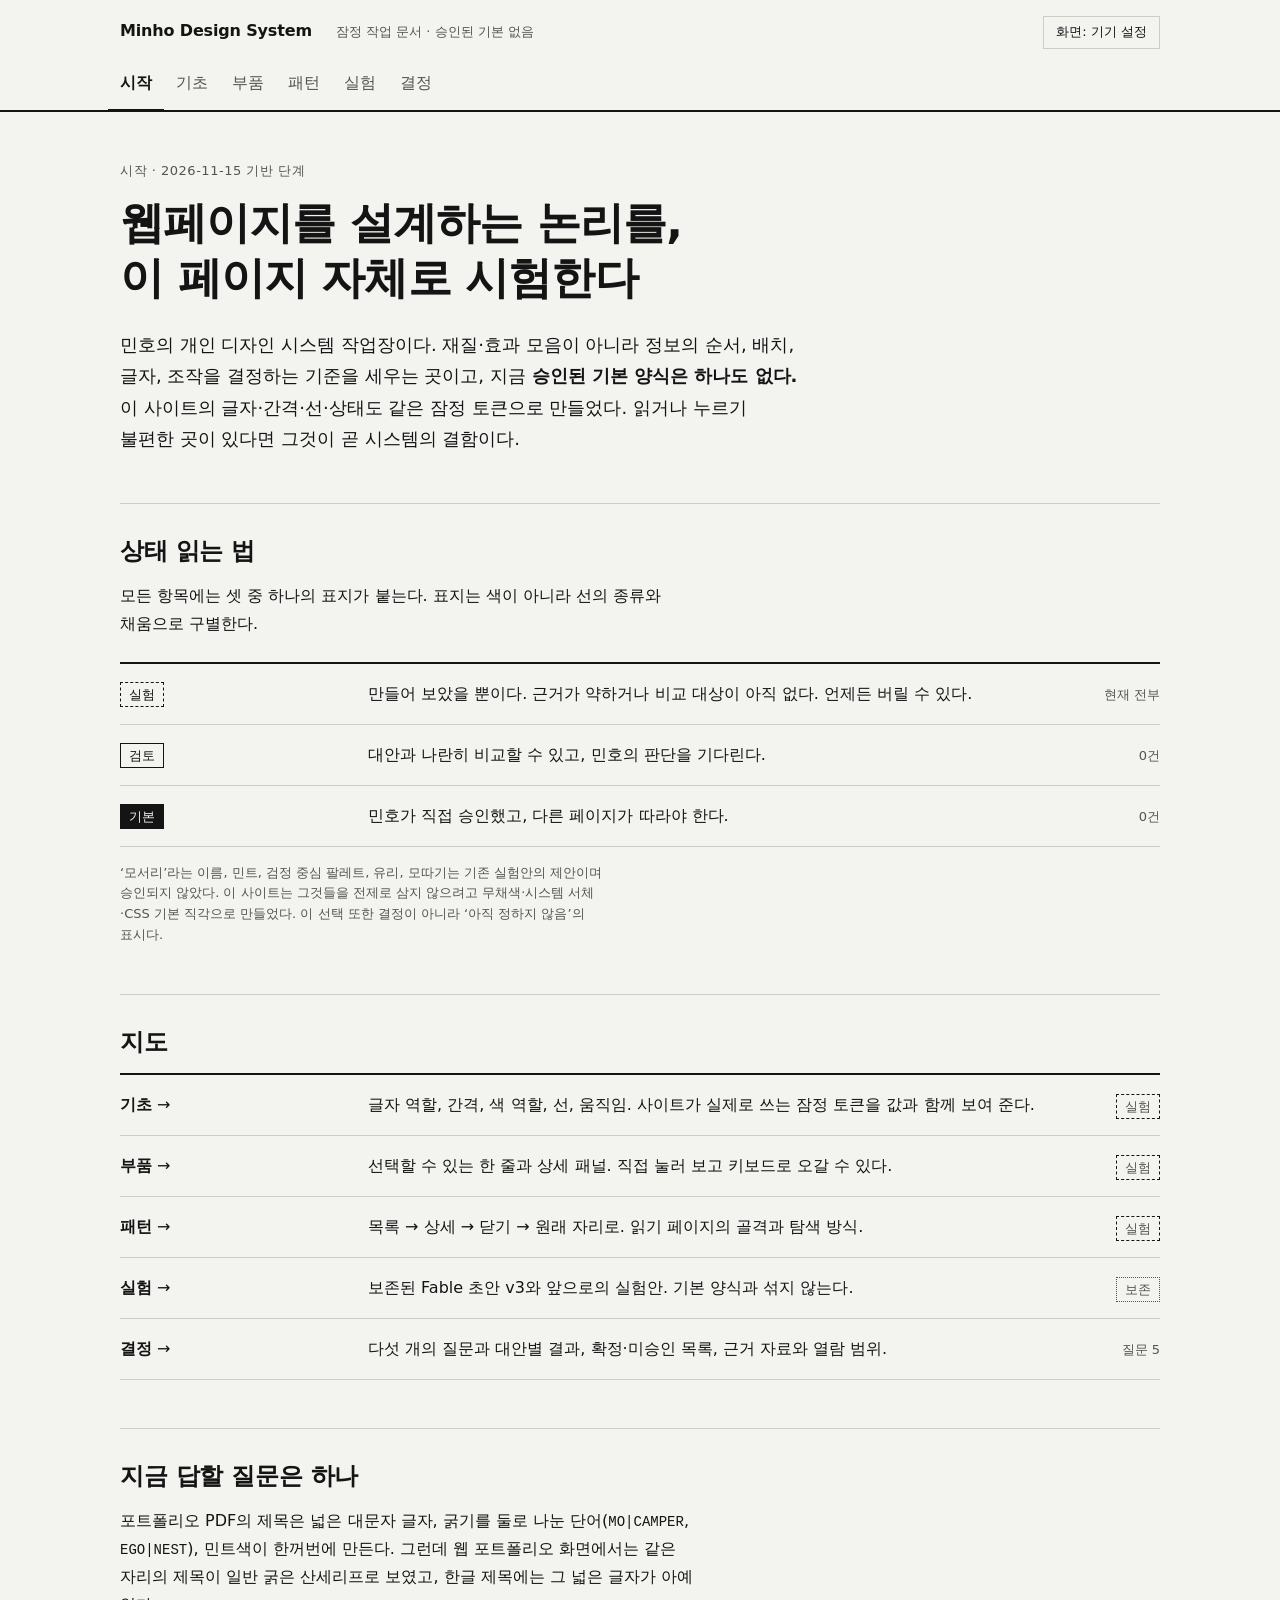
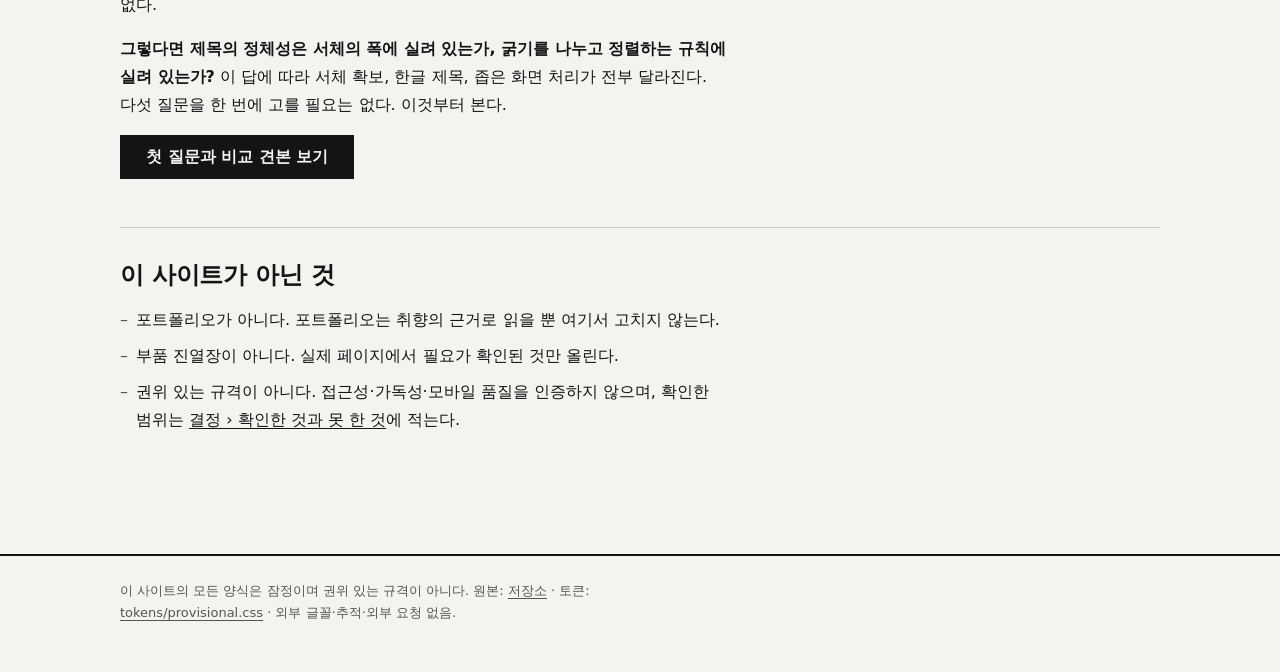
<file: index.html>
<!doctype html>
<html lang="ko">
<head>
  <meta charset="utf-8">
  <meta name="viewport" content="width=device-width, initial-scale=1">
  <title>Minho Design System — 작업 문서</title>
  <meta name="description" content="민호의 개인 디자인 시스템 작업장. 웹페이지 설계 논리를 잠정 토큰으로 직접 시험한다. 승인된 기본 양식 없음.">
  <meta name="robots" content="noindex">
  <link rel="stylesheet" href="./tokens/provisional.css">
  <link rel="stylesheet" href="./assets/site.css">
  <script>try{var t=localStorage.getItem('mds.theme');if(t)document.documentElement.setAttribute('data-theme',t)}catch(e){}</script>
</head>
<body>
  <a class="skip" href="#main">본문으로 건너뛰기</a>
  <header class="site-head">
    <div class="wrap">
      <a class="brand" href="./">Minho Design System</a>
      <span class="brand-note">잠정 작업 문서 · 승인된 기본 없음</span>
      <button type="button" class="theme-btn" data-theme-btn hidden>화면: 기기 설정</button>
      <nav class="site-nav" aria-label="주요 탐색">
        <ul>
          <li><a href="./" aria-current="page">시작</a></li>
          <li><a href="./foundations/">기초</a></li>
          <li><a href="./components/">부품</a></li>
          <li><a href="./patterns/">패턴</a></li>
          <li><a href="./lab/">실험</a></li>
          <li><a href="./decisions/">결정</a></li>
        </ul>
      </nav>
    </div>
  </header>
  <main id="main">
    <div class="wrap">
      <div class="page-head">
        <p class="eyebrow">시작 · 2026-11-15 기반 단계</p>
        <h1>웹페이지를 설계하는 논리를, 이 페이지 자체로 시험한다</h1>
        <p class="lead">민호의 개인 디자인 시스템 작업장이다. 재질·효과 모음이 아니라 정보의 순서, 배치, 글자, 조작을 결정하는 기준을 세우는 곳이고, 지금 <strong>승인된 기본 양식은 하나도 없다.</strong> 이 사이트의 글자·간격·선·상태도 같은 잠정 토큰으로 만들었다. 읽거나 누르기 불편한 곳이 있다면 그것이 곧 시스템의 결함이다.</p>
      </div>

      <section aria-labelledby="h-status">
        <h2 id="h-status">상태 읽는 법</h2>
        <div class="prose"><p>모든 항목에는 셋 중 하나의 표지가 붙는다. 표지는 색이 아니라 선의 종류와 채움으로 구별한다.</p></div>
        <ul class="rows" style="margin-top:var(--s-5)">
          <li><span class="k"><span class="status" data-s="lab">실험</span></span><span class="d">만들어 보았을 뿐이다. 근거가 약하거나 비교 대상이 아직 없다. 언제든 버릴 수 있다.</span><span class="v">현재 전부</span></li>
          <li><span class="k"><span class="status" data-s="review">검토</span></span><span class="d">대안과 나란히 비교할 수 있고, 민호의 판단을 기다린다.</span><span class="v">0건</span></li>
          <li><span class="k"><span class="status" data-s="base">기본</span></span><span class="d">민호가 직접 승인했고, 다른 페이지가 따라야 한다.</span><span class="v">0건</span></li>
        </ul>
        <p class="note">‘모서리’라는 이름, 민트, 검정 중심 팔레트, 유리, 모따기는 기존 실험안의 제안이며 승인되지 않았다. 이 사이트는 그것들을 전제로 삼지 않으려고 무채색·시스템 서체·CSS 기본 직각으로 만들었다. 이 선택 또한 결정이 아니라 ‘아직 정하지 않음’의 표시다.</p>
      </section>

      <section aria-labelledby="h-map">
        <h2 id="h-map">지도</h2>
        <ul class="rows">
          <li><a class="k" href="foundations/">기초</a><span class="d">글자 역할, 간격, 색 역할, 선, 움직임. 사이트가 실제로 쓰는 잠정 토큰을 값과 함께 보여 준다.</span><span class="v"><span class="status" data-s="lab">실험</span></span></li>
          <li><a class="k" href="components/">부품</a><span class="d">선택할 수 있는 한 줄과 상세 패널. 직접 눌러 보고 키보드로 오갈 수 있다.</span><span class="v"><span class="status" data-s="lab">실험</span></span></li>
          <li><a class="k" href="patterns/">패턴</a><span class="d">목록 → 상세 → 닫기 → 원래 자리로. 읽기 페이지의 골격과 탐색 방식.</span><span class="v"><span class="status" data-s="lab">실험</span></span></li>
          <li><a class="k" href="lab/">실험</a><span class="d">보존된 Fable 초안 v3와 앞으로의 실험안. 기본 양식과 섞지 않는다.</span><span class="v"><span class="status" data-s="keep">보존</span></span></li>
          <li><a class="k" href="decisions/">결정</a><span class="d">다섯 개의 질문과 대안별 결과, 확정·미승인 목록, 근거 자료와 열람 범위.</span><span class="v">질문 5</span></li>
        </ul>
      </section>

      <section aria-labelledby="h-first">
        <h2 id="h-first">지금 답할 질문은 하나</h2>
        <div class="prose">
          <p>포트폴리오 PDF의 제목은 넓은 대문자 글자, 굵기를 둘로 나눈 단어(<span class="mono">MO|CAMPER</span>, <span class="mono">EGO|NEST</span>), 민트색이 한꺼번에 만든다. 그런데 웹 포트폴리오 화면에서는 같은 자리의 제목이 일반 굵은 산세리프로 보였고, 한글 제목에는 그 넓은 글자가 아예 없다.</p>
          <p><strong>그렇다면 제목의 정체성은 서체의 폭에 실려 있는가, 굵기를 나누고 정렬하는 규칙에 실려 있는가?</strong> 이 답에 따라 서체 확보, 한글 제목, 좁은 화면 처리가 전부 달라진다. 다섯 질문을 한 번에 고를 필요는 없다. 이것부터 본다.</p>
          <p><a class="btn" href="decisions/#q1">첫 질문과 비교 견본 보기</a></p>
        </div>
      </section>

      <section aria-labelledby="h-not">
        <h2 id="h-not">이 사이트가 아닌 것</h2>
        <div class="prose"><ul>
          <li>포트폴리오가 아니다. 포트폴리오는 취향의 근거로 읽을 뿐 여기서 고치지 않는다.</li>
          <li>부품 진열장이 아니다. 실제 페이지에서 필요가 확인된 것만 올린다.</li>
          <li>권위 있는 규격이 아니다. 접근성·가독성·모바일 품질을 인증하지 않으며, 확인한 범위는 <a href="decisions/#verify">결정 › 확인한 것과 못 한 것</a>에 적는다.</li>
        </ul></div>
      </section>
    </div>
  </main>
  <footer class="site-foot">
    <div class="wrap">
      <p>이 사이트의 모든 양식은 잠정이며 권위 있는 규격이 아니다. 원본: <a href="https://github.com/smh2287/minho-design-system">저장소</a> · 토큰: <a href="./tokens/provisional.css">tokens/provisional.css</a> · 외부 글꼴·추적·외부 요청 없음.</p>
    </div>
  </footer>
  <script src="./assets/site.js"></script>
</body>
</html>
</file>
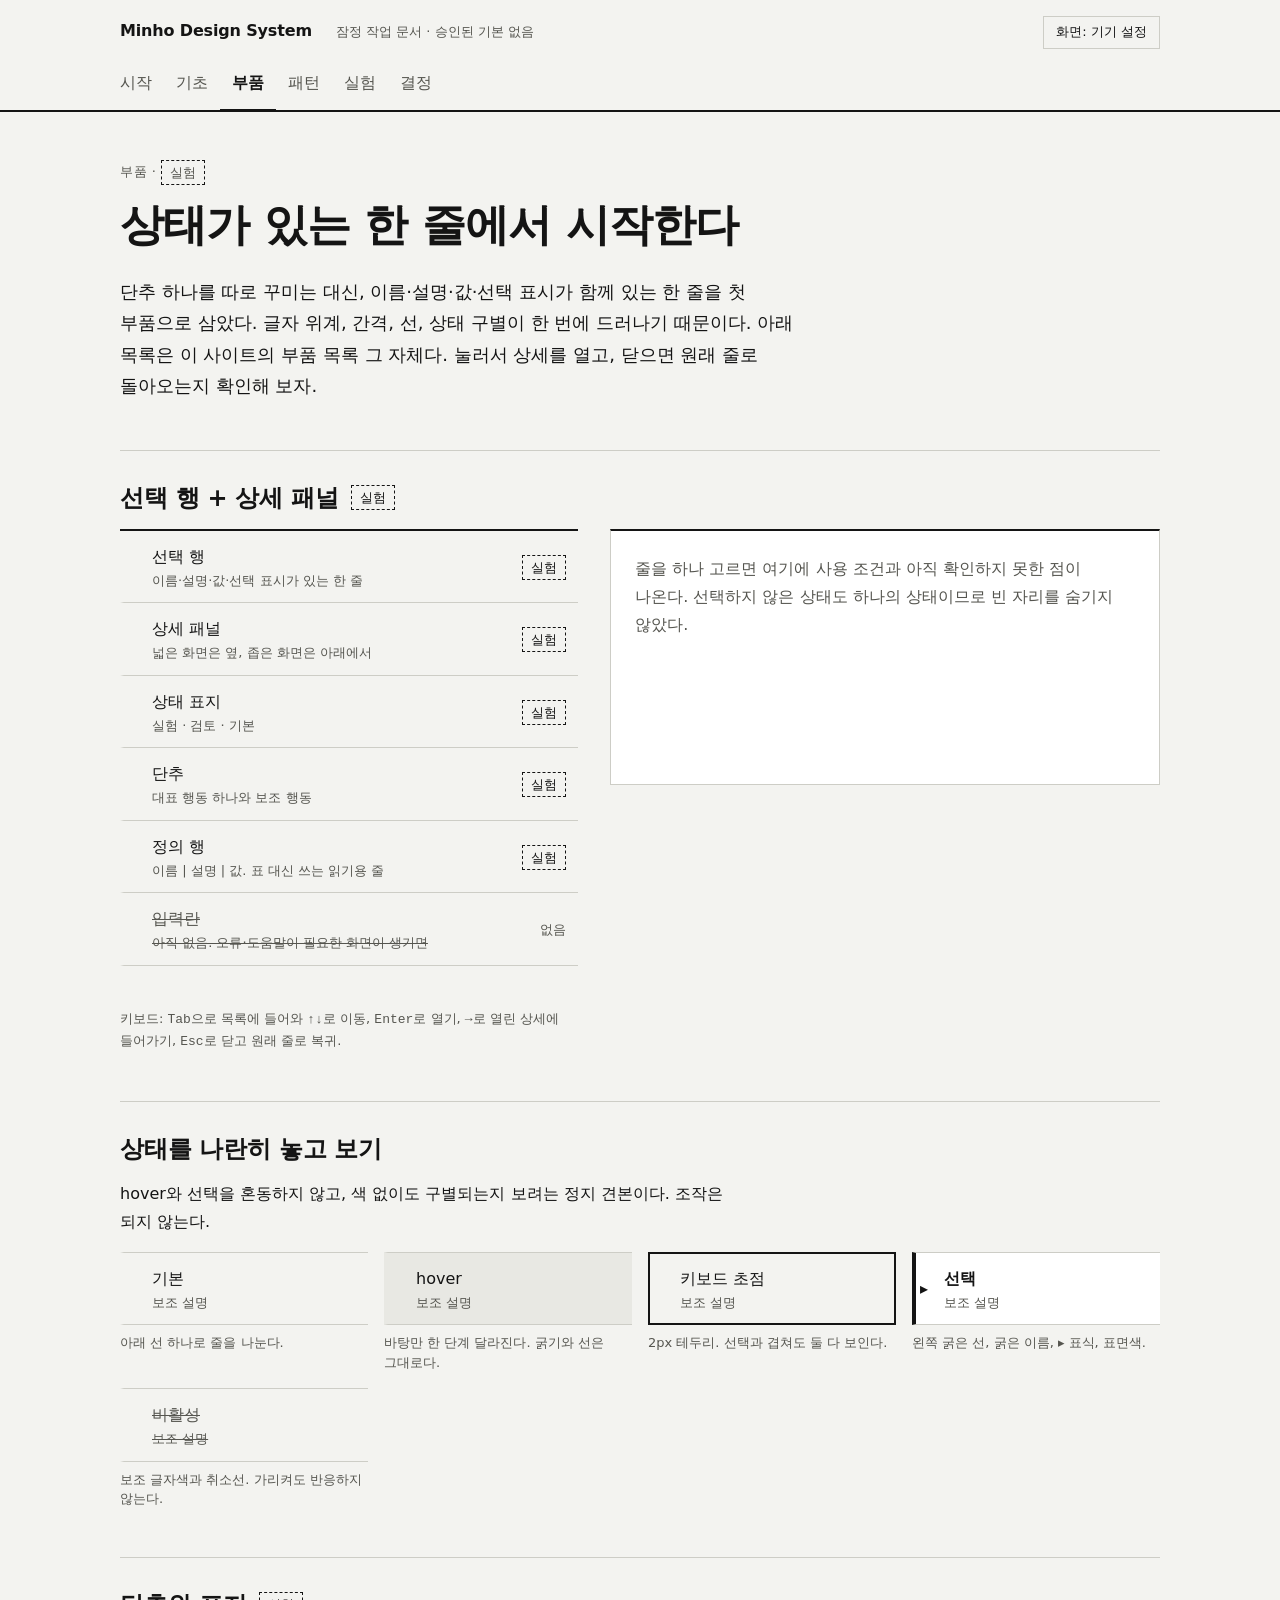
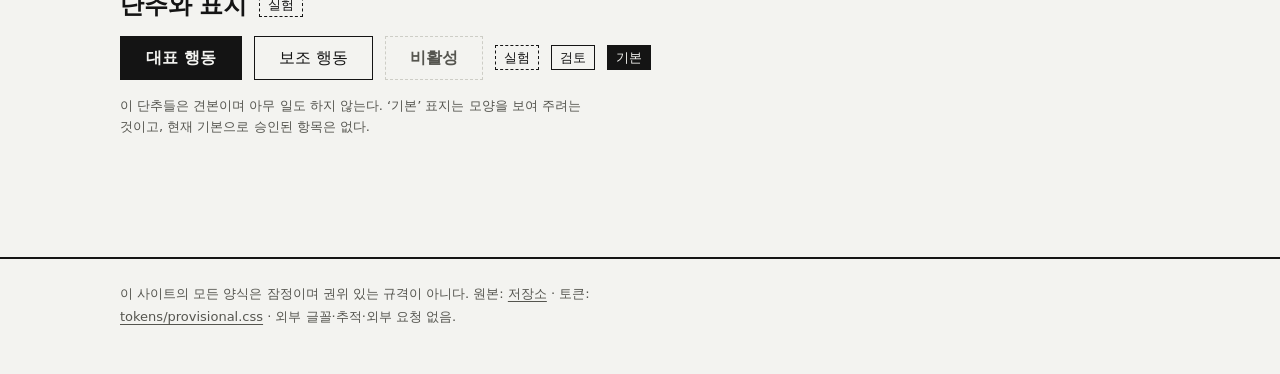
<file: components/index.html>
<!doctype html>
<html lang="ko">
<head>
  <meta charset="utf-8">
  <meta name="viewport" content="width=device-width, initial-scale=1">
  <title>부품 · Minho Design System</title>
  <meta name="description" content="민호의 개인 디자인 시스템 작업장. 웹페이지 설계 논리를 잠정 토큰으로 직접 시험한다. 승인된 기본 양식 없음.">
  <meta name="robots" content="noindex">
  <link rel="stylesheet" href="../tokens/provisional.css">
  <link rel="stylesheet" href="../assets/site.css">
  <script>try{var t=localStorage.getItem('mds.theme');if(t)document.documentElement.setAttribute('data-theme',t)}catch(e){}</script>
</head>
<body>
  <a class="skip" href="#main">본문으로 건너뛰기</a>
  <header class="site-head">
    <div class="wrap">
      <a class="brand" href="../">Minho Design System</a>
      <span class="brand-note">잠정 작업 문서 · 승인된 기본 없음</span>
      <button type="button" class="theme-btn" data-theme-btn hidden>화면: 기기 설정</button>
      <nav class="site-nav" aria-label="주요 탐색">
        <ul>
          <li><a href="../">시작</a></li>
          <li><a href="../foundations/">기초</a></li>
          <li><a href="../components/" aria-current="page">부품</a></li>
          <li><a href="../patterns/">패턴</a></li>
          <li><a href="../lab/">실험</a></li>
          <li><a href="../decisions/">결정</a></li>
        </ul>
      </nav>
    </div>
  </header>
  <main id="main">
    <div class="wrap">
      <div class="page-head">
        <p class="eyebrow">부품 · <span class="status" data-s="lab">실험</span></p>
        <h1>상태가 있는 한 줄에서 시작한다</h1>
        <p class="lead">단추 하나를 따로 꾸미는 대신, 이름·설명·값·선택 표시가 함께 있는 한 줄을 첫 부품으로 삼았다. 글자 위계, 간격, 선, 상태 구별이 한 번에 드러나기 때문이다. 아래 목록은 이 사이트의 부품 목록 그 자체다. 눌러서 상세를 열고, 닫으면 원래 줄로 돌아오는지 확인해 보자.</p>
      </div>

      <section aria-labelledby="h-demo">
        <h2 id="h-demo">선택 행 + 상세 패널 <span class="status" data-s="lab">실험</span></h2>
        <div class="md" data-md>
          <div>
            <ul class="sel-list" aria-label="부품 목록">
              <li><button type="button" class="sel-row" data-detail="d-row"><span class="mark" aria-hidden="true">▸</span><span class="name">선택 행</span><span class="sub">이름·설명·값·선택 표시가 있는 한 줄</span><span class="val"><span class="status" data-s="lab">실험</span></span></button></li>
              <li><button type="button" class="sel-row" data-detail="d-panel"><span class="mark" aria-hidden="true">▸</span><span class="name">상세 패널</span><span class="sub">넓은 화면은 옆, 좁은 화면은 아래에서</span><span class="val"><span class="status" data-s="lab">실험</span></span></button></li>
              <li><button type="button" class="sel-row" data-detail="d-status"><span class="mark" aria-hidden="true">▸</span><span class="name">상태 표지</span><span class="sub">실험 · 검토 · 기본</span><span class="val"><span class="status" data-s="lab">실험</span></span></button></li>
              <li><button type="button" class="sel-row" data-detail="d-btn"><span class="mark" aria-hidden="true">▸</span><span class="name">단추</span><span class="sub">대표 행동 하나와 보조 행동</span><span class="val"><span class="status" data-s="lab">실험</span></span></button></li>
              <li><button type="button" class="sel-row" data-detail="d-rows"><span class="mark" aria-hidden="true">▸</span><span class="name">정의 행</span><span class="sub">이름 | 설명 | 값. 표 대신 쓰는 읽기용 줄</span><span class="val"><span class="status" data-s="lab">실험</span></span></button></li>
              <li><button type="button" class="sel-row" disabled><span class="mark" aria-hidden="true">▸</span><span class="name">입력란</span><span class="sub">아직 없음. 오류·도움말이 필요한 화면이 생기면</span><span class="val"><span class="cap">없음</span></span></button></li>
            </ul>
            <p class="live" data-live role="status" aria-live="polite"></p>
            <p class="note">키보드: <kbd>Tab</kbd>으로 목록에 들어와 <kbd>↑</kbd><kbd>↓</kbd>로 이동, <kbd>Enter</kbd>로 열기, <kbd>→</kbd>로 열린 상세에 들어가기, <kbd>Esc</kbd>로 닫고 원래 줄로 복귀.</p>
          </div>
          <div class="detail" role="region" aria-label="선택한 부품의 상세">
            <p class="empty">줄을 하나 고르면 여기에 사용 조건과 아직 확인하지 못한 점이 나온다. 선택하지 않은 상태도 하나의 상태이므로 빈 자리를 숨기지 않았다.</p>
          </div>
          <dialog class="sheet" aria-label="선택한 부품의 상세"><div class="detail"></div></dialog>
        </div>

        <template id="d-row">
          <h3>선택 행 <span class="status" data-s="lab">실험</span></h3>
          <dl>
            <dt>쓰는 때</dt><dd>여러 항목 중 하나를 골라 자세히 볼 때. 줄마다 값이나 상태를 함께 훑어야 할 때.</dd>
            <dt>쓰지 않는 때</dt><dd>누르면 다른 페이지로 가는 경우(그건 링크다). 여러 개를 동시에 고르는 경우(체크 방식이 따로 필요하다).</dd>
            <dt>선택의 표시</dt><dd>왼쪽 굵은 선 + 이름 굵게 + ▸ 표식 + 표면색. 색 하나에 기대지 않는다.</dd>
            <dt>미확인</dt><dd>실제 화면 읽기 프로그램에서의 낭독, 긴 이름이 두 줄이 될 때의 정렬, 밀집 밀도.</dd>
          </dl>
        </template>
        <template id="d-panel">
          <h3>상세 패널 <span class="status" data-s="lab">실험</span></h3>
          <dl>
            <dt>쓰는 때</dt><dd>목록의 맥락을 잃지 않고 한 항목을 자세히 볼 때.</dd>
            <dt>넓은 화면</dt><dd>목록 옆에 고정된 자리. 초점은 줄에 남고, 원할 때만 패널로 들어간다.</dd>
            <dt>좁은 화면</dt><dd>아래에서 올라오는 대화상자. 뒤는 어둡게 가리고, 닫으면 눌렀던 줄로 초점이 돌아간다.</dd>
            <dt>미확인</dt><dd>실제 휴대폰에서의 뒤로 가기·쓸어내리기, iOS의 스크롤 잠금.</dd>
          </dl>
        </template>
        <template id="d-status">
          <h3>상태 표지 <span class="status" data-s="lab">실험</span></h3>
          <dl>
            <dt>세 단계</dt><dd><span class="status" data-s="lab">실험</span> 점선 · <span class="status" data-s="review">검토</span> 실선 · <span class="status" data-s="base">기본</span> 채움</dd>
            <dt>쓰는 때</dt><dd>제안과 승인된 규칙이 한 화면에 섞여 있을 때 항상.</dd>
            <dt>쓰지 않는 때</dt><dd>진행률·오류 같은 다른 뜻의 상태. 그것은 별도 역할이 필요하다.</dd>
            <dt>미확인</dt><dd>작은 크기에서 점선과 실선이 충분히 구별되는지.</dd>
          </dl>
        </template>
        <template id="d-btn">
          <h3>단추 <span class="status" data-s="lab">실험</span></h3>
          <dl>
            <dt>대표 행동</dt><dd>한 구역에 하나. 채운 형태.</dd>
            <dt>보조 행동</dt><dd>얇은 테두리. 대표 행동과 나란히 있어도 순위가 보인다.</dd>
            <dt>비활성</dt><dd>흐리게만 하지 않고 점선 테두리로 바꾼다. 왜 못 누르는지는 곁에 글로 적는다.</dd>
            <dt>미확인</dt><dd>로딩 중 상태, 아이콘과 함께 쓸 때의 간격.</dd>
          </dl>
        </template>
        <template id="d-rows">
          <h3>정의 행 <span class="status" data-s="lab">실험</span></h3>
          <dl>
            <dt>쓰는 때</dt><dd>이름·설명·값 세 가지를 훑어 읽게 할 때. 이 사이트의 지도와 토큰 표가 이것이다.</dd>
            <dt>좁은 화면</dt><dd>설명이 아래 줄로 내려가고 이름과 값은 한 줄에 남는다. 가로 스크롤을 만들지 않는다.</dd>
            <dt>쓰지 않는 때</dt><dd>열이 넷 이상이거나 정렬·비교가 필요한 자료. 그때는 진짜 표가 맞다.</dd>
          </dl>
        </template>
      </section>

      <section aria-labelledby="h-states">
        <h2 id="h-states">상태를 나란히 놓고 보기</h2>
        <div class="prose"><p>hover와 선택을 혼동하지 않고, 색 없이도 구별되는지 보려는 정지 견본이다. 조작은 되지 않는다.</p></div>
        <div class="state-grid">
          <figure><div class="sel-row" aria-hidden="true"><span class="mark">▸</span><span class="name">기본</span><span class="sub">보조 설명</span></div><figcaption>아래 선 하나로 줄을 나눈다.</figcaption></figure>
          <figure><div class="sel-row is-hover" aria-hidden="true"><span class="mark">▸</span><span class="name">hover</span><span class="sub">보조 설명</span></div><figcaption>바탕만 한 단계 달라진다. 굵기와 선은 그대로다.</figcaption></figure>
          <figure><div class="sel-row is-focus" aria-hidden="true"><span class="mark">▸</span><span class="name">키보드 초점</span><span class="sub">보조 설명</span></div><figcaption>2px 테두리. 선택과 겹쳐도 둘 다 보인다.</figcaption></figure>
          <figure><div class="sel-row is-selected" aria-hidden="true"><span class="mark">▸</span><span class="name">선택</span><span class="sub">보조 설명</span></div><figcaption>왼쪽 굵은 선, 굵은 이름, ▸ 표식, 표면색.</figcaption></figure>
          <figure><button type="button" class="sel-row" disabled tabindex="-1"><span class="mark" aria-hidden="true">▸</span><span class="name">비활성</span><span class="sub">보조 설명</span></button><figcaption>보조 글자색과 취소선. 가리켜도 반응하지 않는다.</figcaption></figure>
        </div>
      </section>

      <section aria-labelledby="h-btn">
        <h2 id="h-btn">단추와 표지 <span class="status" data-s="lab">실험</span></h2>
        <div class="btn-row">
          <button type="button" class="btn">대표 행동</button>
          <button type="button" class="btn quiet">보조 행동</button>
          <button type="button" class="btn" disabled>비활성</button>
          <span class="status" data-s="lab">실험</span><span class="status" data-s="review">검토</span><span class="status" data-s="base">기본</span>
        </div>
        <p class="note">이 단추들은 견본이며 아무 일도 하지 않는다. ‘기본’ 표지는 모양을 보여 주려는 것이고, 현재 기본으로 승인된 항목은 없다.</p>
      </section>
    </div>
  </main>
  <footer class="site-foot">
    <div class="wrap">
      <p>이 사이트의 모든 양식은 잠정이며 권위 있는 규격이 아니다. 원본: <a href="https://github.com/smh2287/minho-design-system">저장소</a> · 토큰: <a href="../tokens/provisional.css">tokens/provisional.css</a> · 외부 글꼴·추적·외부 요청 없음.</p>
    </div>
  </footer>
  <script src="../assets/site.js"></script>
</body>
</html>
</file>
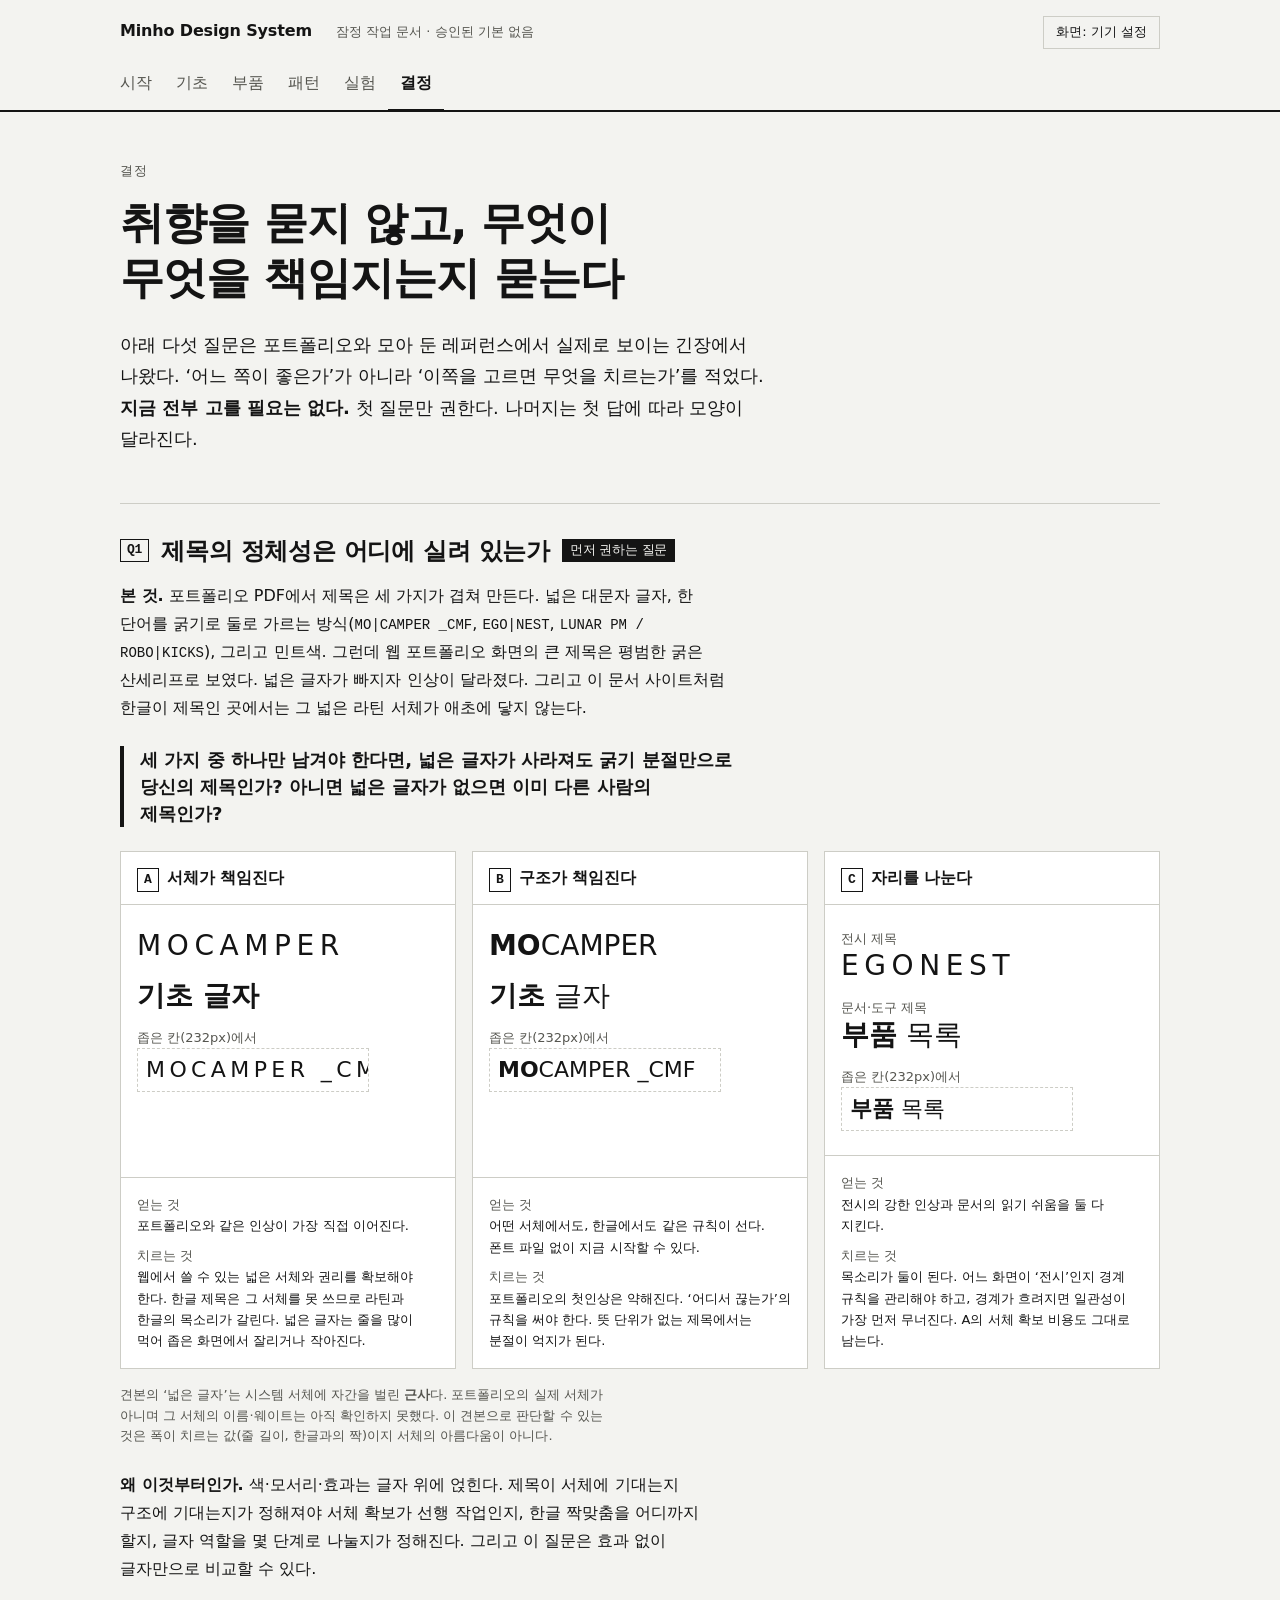
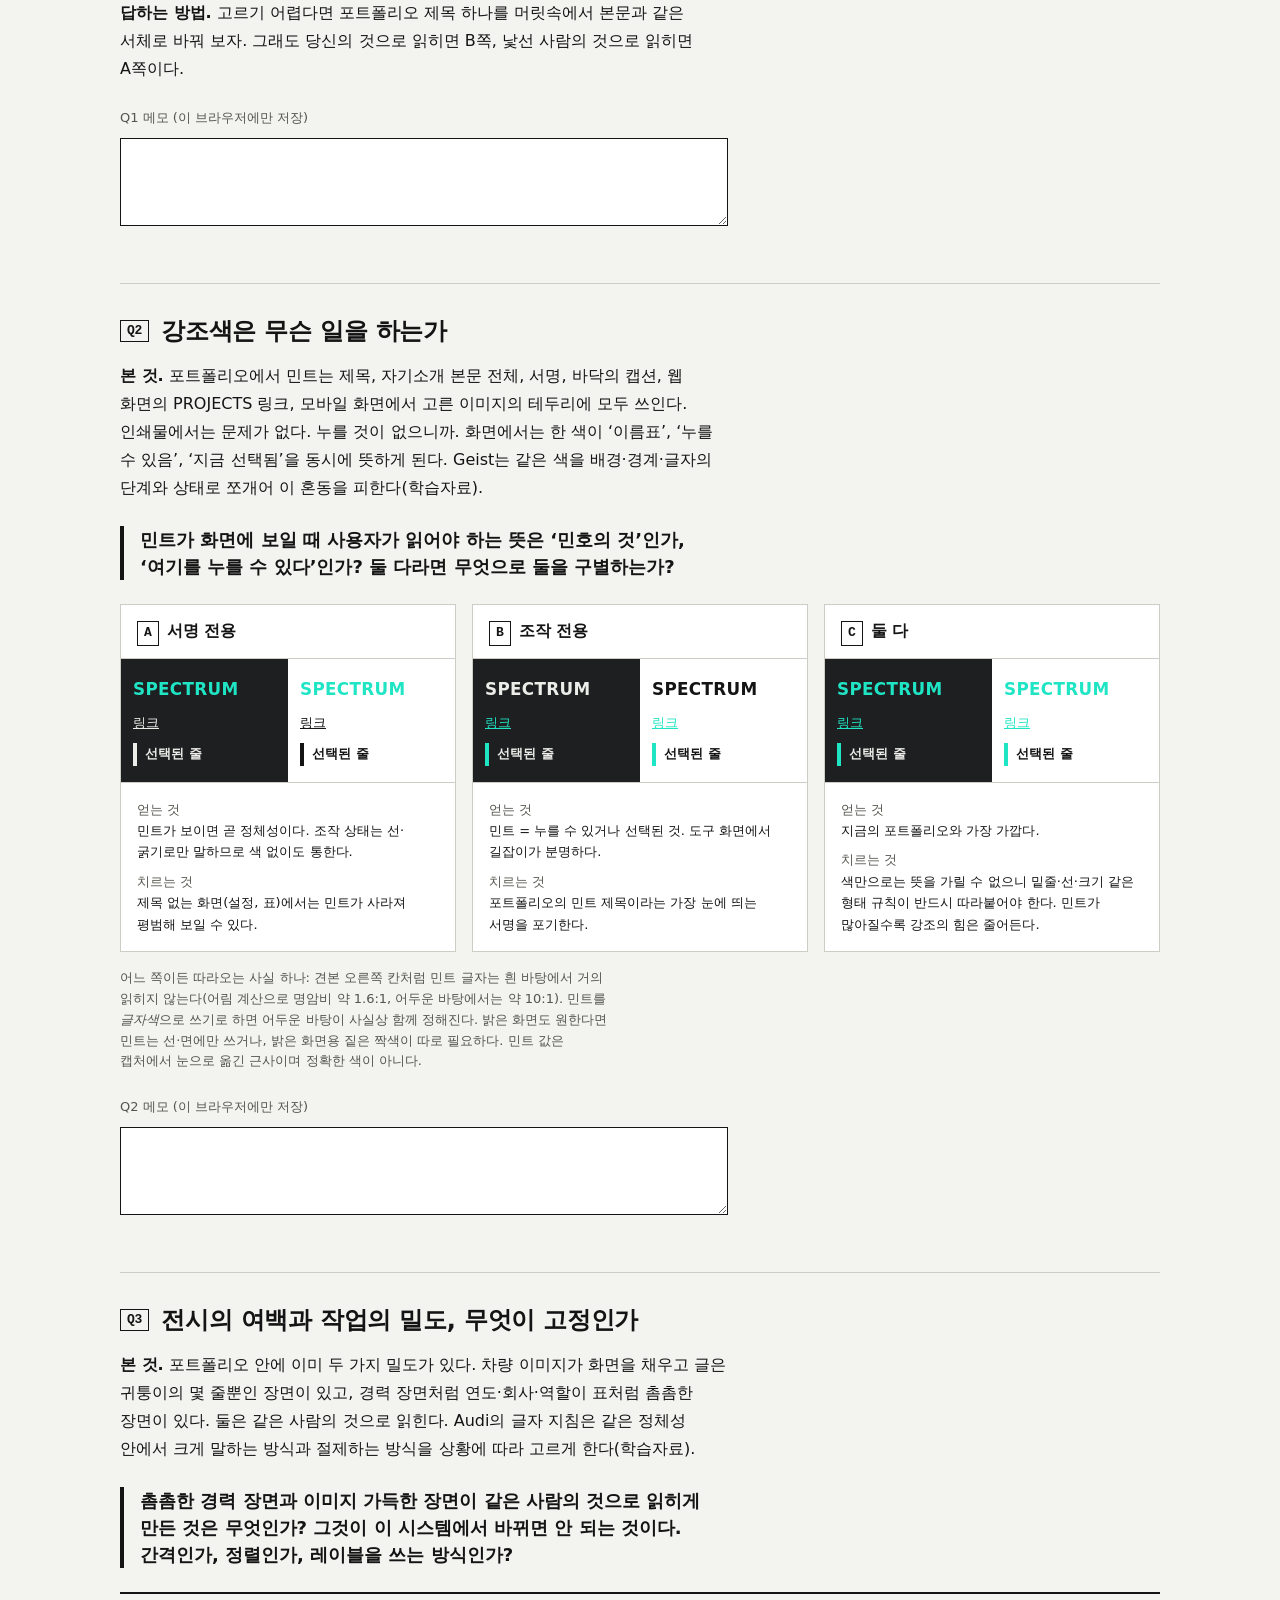
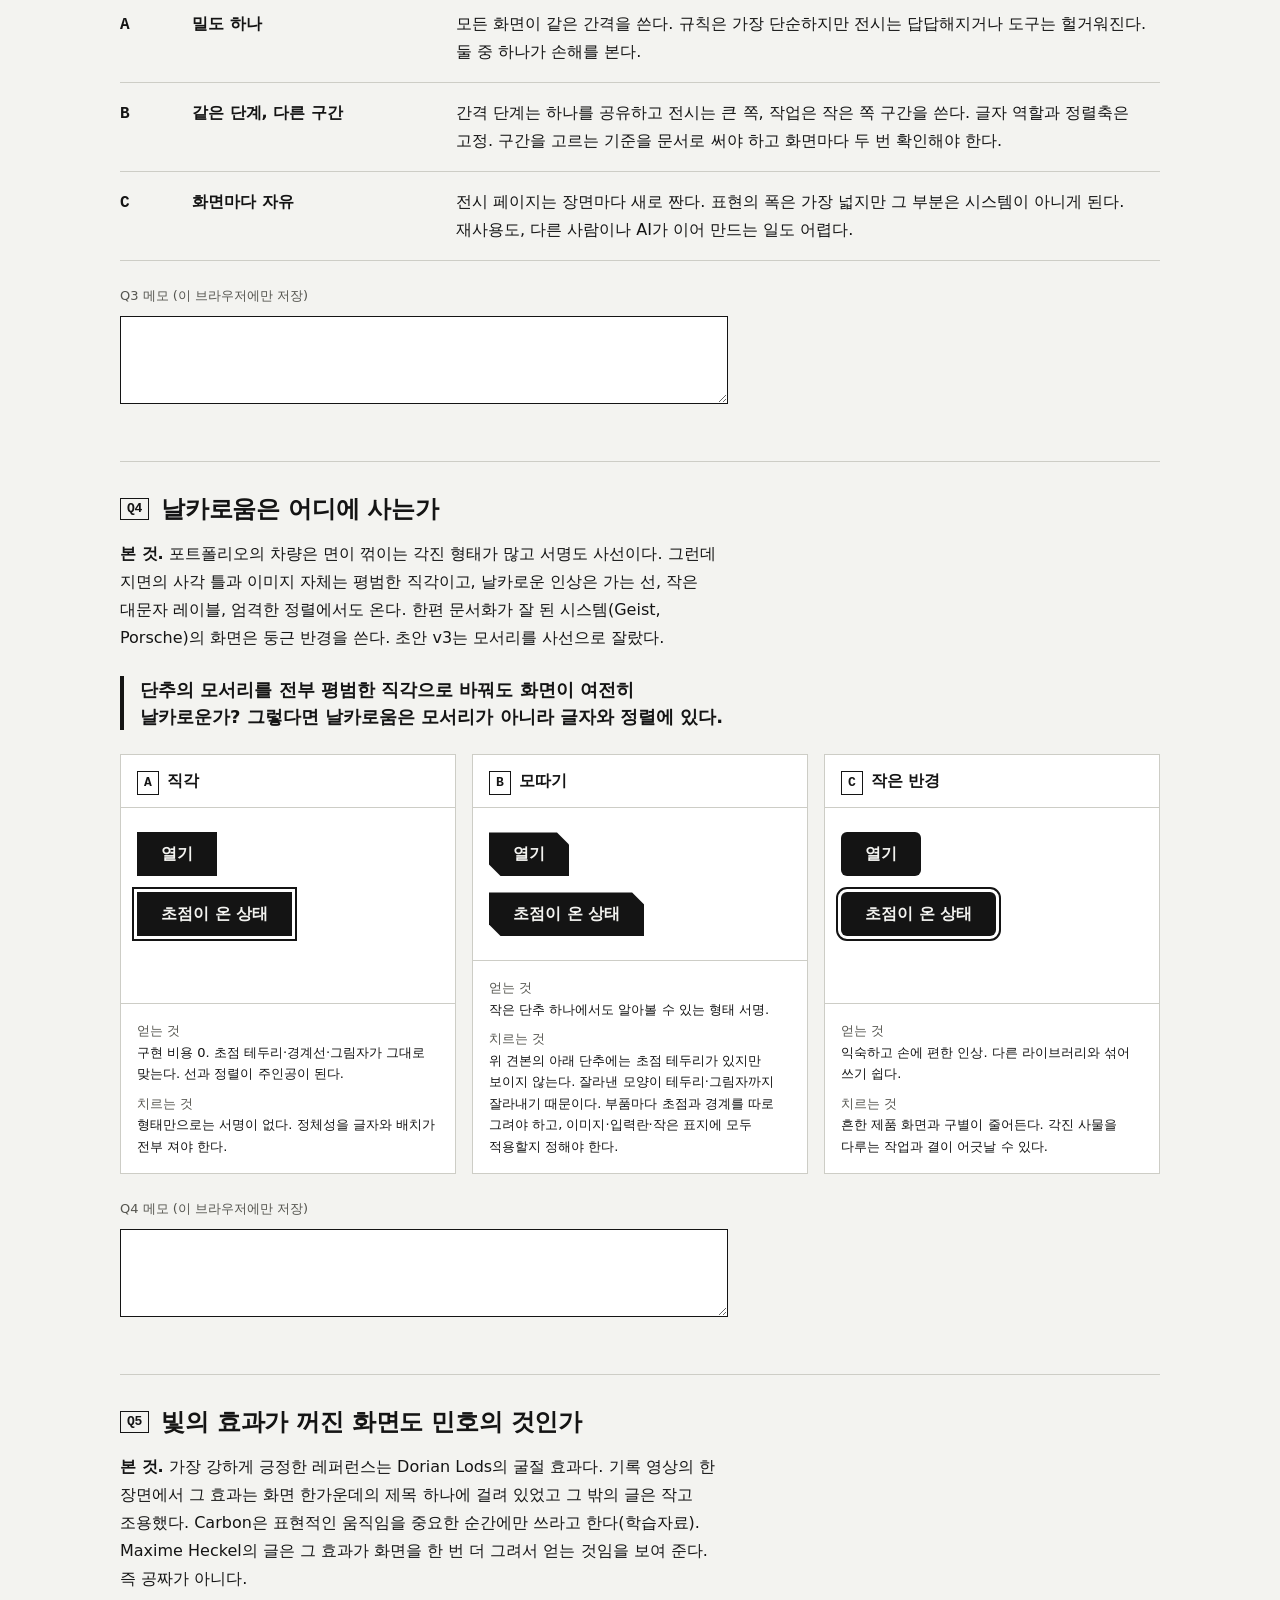
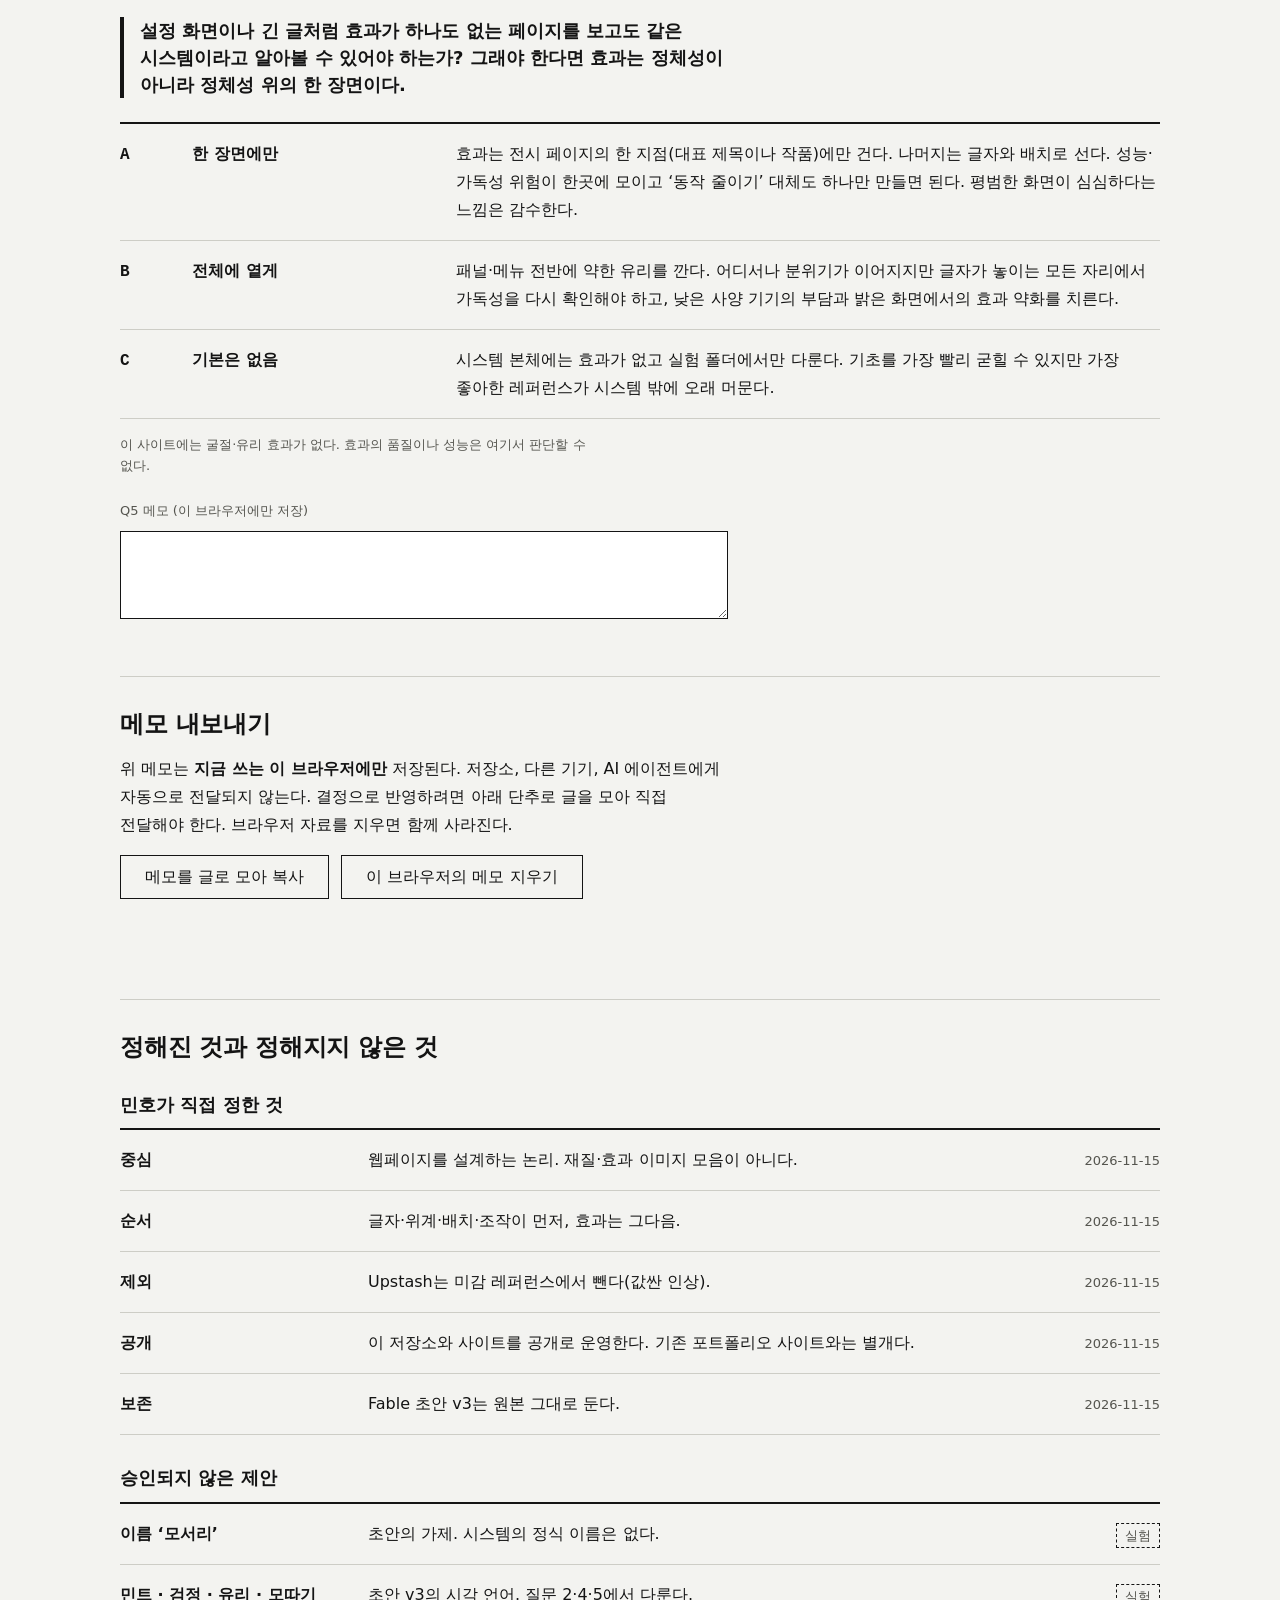
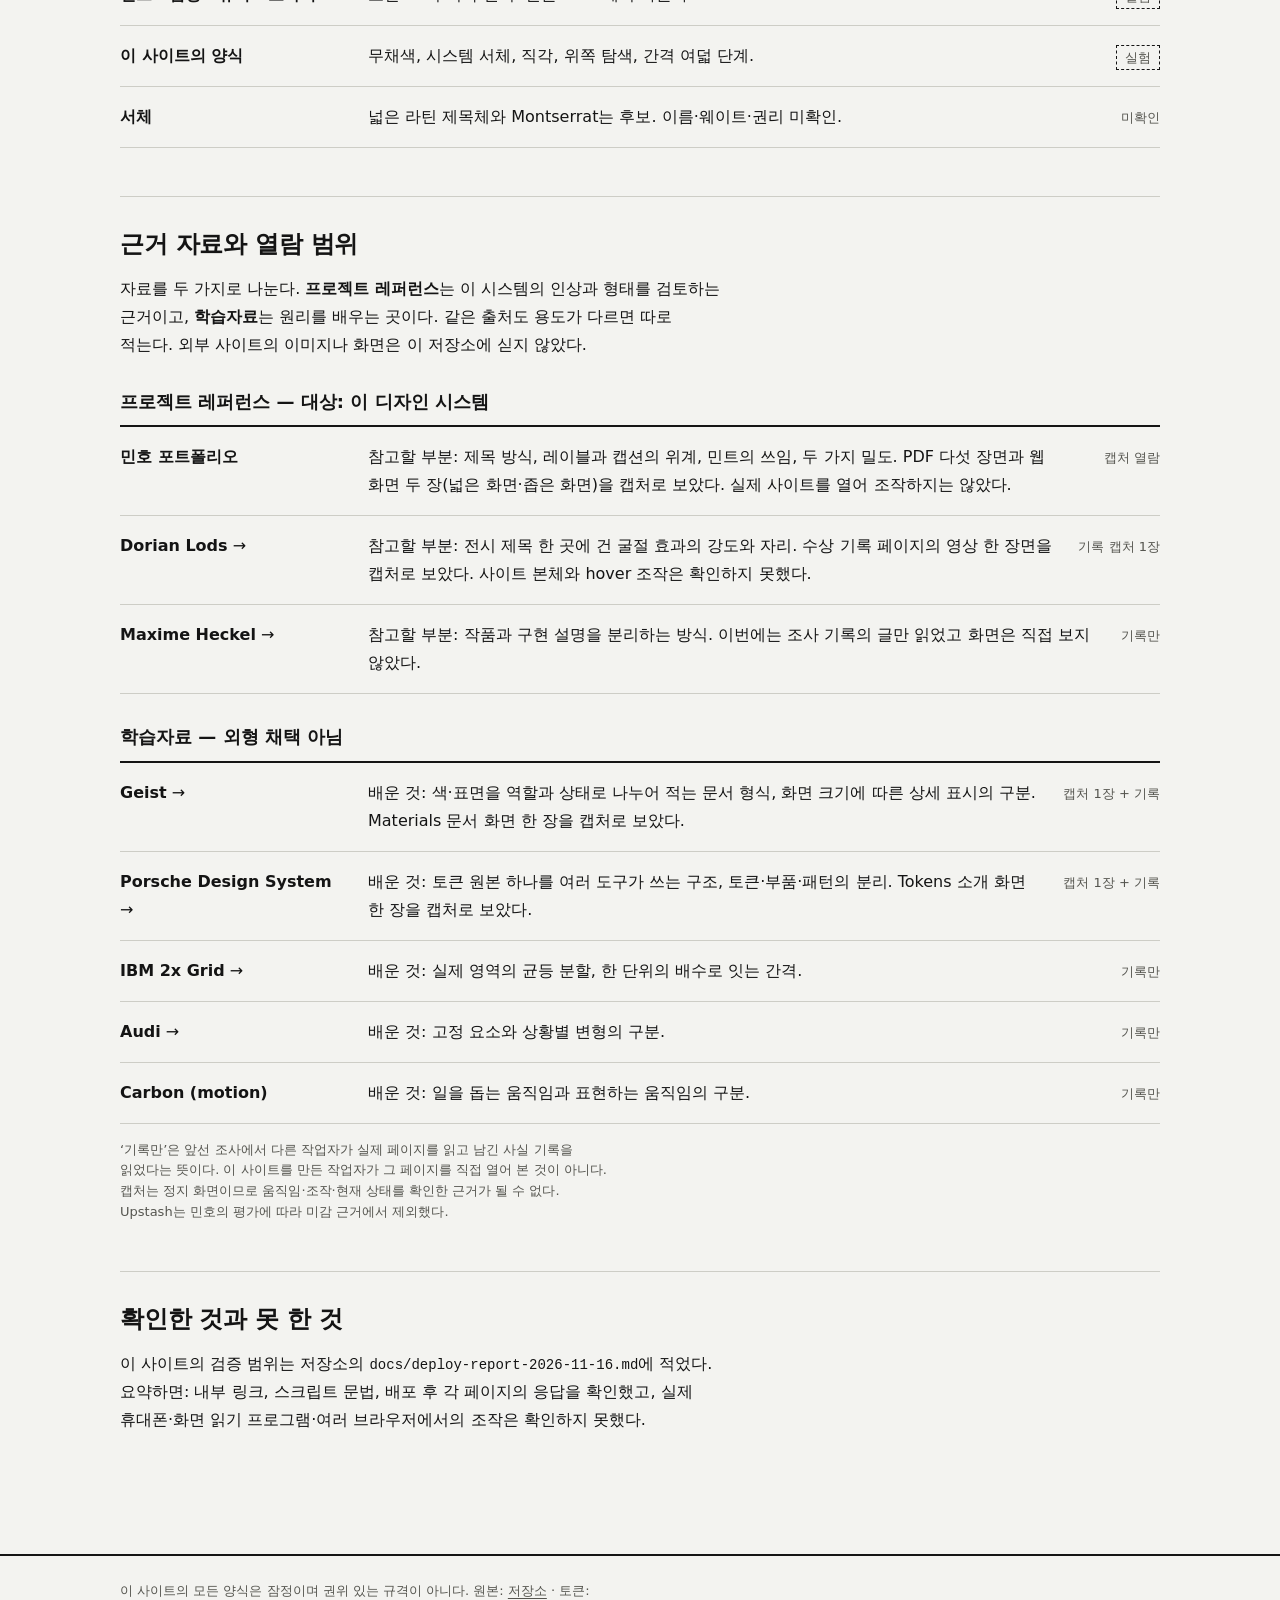
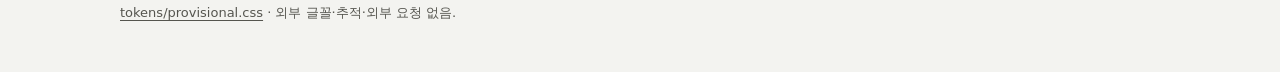
<file: decisions/index.html>
<!doctype html>
<html lang="ko">
<head>
  <meta charset="utf-8">
  <meta name="viewport" content="width=device-width, initial-scale=1">
  <title>결정 · Minho Design System</title>
  <meta name="description" content="민호의 개인 디자인 시스템 작업장. 웹페이지 설계 논리를 잠정 토큰으로 직접 시험한다. 승인된 기본 양식 없음.">
  <meta name="robots" content="noindex">
  <link rel="stylesheet" href="../tokens/provisional.css">
  <link rel="stylesheet" href="../assets/site.css">
  <script>try{var t=localStorage.getItem('mds.theme');if(t)document.documentElement.setAttribute('data-theme',t)}catch(e){}</script>
</head>
<body>
  <a class="skip" href="#main">본문으로 건너뛰기</a>
  <header class="site-head">
    <div class="wrap">
      <a class="brand" href="../">Minho Design System</a>
      <span class="brand-note">잠정 작업 문서 · 승인된 기본 없음</span>
      <button type="button" class="theme-btn" data-theme-btn hidden>화면: 기기 설정</button>
      <nav class="site-nav" aria-label="주요 탐색">
        <ul>
          <li><a href="../">시작</a></li>
          <li><a href="../foundations/">기초</a></li>
          <li><a href="../components/">부품</a></li>
          <li><a href="../patterns/">패턴</a></li>
          <li><a href="../lab/">실험</a></li>
          <li><a href="../decisions/" aria-current="page">결정</a></li>
        </ul>
      </nav>
    </div>
  </header>
  <main id="main">
    <div class="wrap">
      <div class="page-head">
        <p class="eyebrow">결정</p>
        <h1>취향을 묻지 않고, 무엇이 무엇을 책임지는지 묻는다</h1>
        <p class="lead">아래 다섯 질문은 포트폴리오와 모아 둔 레퍼런스에서 실제로 보이는 긴장에서 나왔다. ‘어느 쪽이 좋은가’가 아니라 ‘이쪽을 고르면 무엇을 치르는가’를 적었다. <strong>지금 전부 고를 필요는 없다.</strong> 첫 질문만 권한다. 나머지는 첫 답에 따라 모양이 달라진다.</p>
      </div>

      <section class="q" id="q1" aria-labelledby="hq1">
        <h2 id="hq1"><span class="num">Q1</span> 제목의 정체성은 어디에 실려 있는가 <span class="first">먼저 권하는 질문</span></h2>
        <div class="prose">
          <p><strong>본 것.</strong> 포트폴리오 PDF에서 제목은 세 가지가 겹쳐 만든다. 넓은 대문자 글자, 한 단어를 굵기로 둘로 가르는 방식(<span class="mono">MO|CAMPER _CMF</span>, <span class="mono">EGO|NEST</span>, <span class="mono">LUNAR PM / ROBO|KICKS</span>), 그리고 민트색. 그런데 웹 포트폴리오 화면의 큰 제목은 평범한 굵은 산세리프로 보였다. 넓은 글자가 빠지자 인상이 달라졌다. 그리고 이 문서 사이트처럼 한글이 제목인 곳에서는 그 넓은 라틴 서체가 애초에 닿지 않는다.</p>
        </div>
        <p class="ask">세 가지 중 하나만 남겨야 한다면, 넓은 글자가 사라져도 굵기 분절만으로 당신의 제목인가? 아니면 넓은 글자가 없으면 이미 다른 사람의 제목인가?</p>
        <div class="spec-grid" role="group" aria-label="제목 방식 비교 견본">
          <article class="spec">
            <header><span class="tag">A</span> 서체가 책임진다</header>
            <div class="stage">
              <p class="tt wide">Mocamper</p>
              <p class="tt" style="font-weight:700">기초 글자</p>
              <div><p class="cap">좁은 칸(232px)에서</p><div class="narrow"><p class="tt wide">Mocamper _cmf</p></div></div>
            </div>
            <div class="cons"><b>얻는 것</b>포트폴리오와 같은 인상이 가장 직접 이어진다.<b>치르는 것</b>웹에서 쓸 수 있는 넓은 서체와 권리를 확보해야 한다. 한글 제목은 그 서체를 못 쓰므로 라틴과 한글의 목소리가 갈린다. 넓은 글자는 줄을 많이 먹어 좁은 화면에서 잘리거나 작아진다.</div>
          </article>
          <article class="spec">
            <header><span class="tag">B</span> 구조가 책임진다</header>
            <div class="stage">
              <p class="tt seg"><b>MO</b>CAMPER</p>
              <p class="tt seg"><b>기초</b> 글자</p>
              <div><p class="cap">좁은 칸(232px)에서</p><div class="narrow"><p class="tt seg"><b>MO</b>CAMPER _CMF</p></div></div>
            </div>
            <div class="cons"><b>얻는 것</b>어떤 서체에서도, 한글에서도 같은 규칙이 선다. 폰트 파일 없이 지금 시작할 수 있다.<b>치르는 것</b>포트폴리오의 첫인상은 약해진다. ‘어디서 끊는가’의 규칙을 써야 한다. 뜻 단위가 없는 제목에서는 분절이 억지가 된다.</div>
          </article>
          <article class="spec">
            <header><span class="tag">C</span> 자리를 나눈다</header>
            <div class="stage">
              <div><p class="cap">전시 제목</p><p class="tt wide">Egonest</p></div>
              <div><p class="cap">문서·도구 제목</p><p class="tt seg"><b>부품</b> 목록</p></div>
              <div><p class="cap">좁은 칸(232px)에서</p><div class="narrow"><p class="tt seg"><b>부품</b> 목록</p></div></div>
            </div>
            <div class="cons"><b>얻는 것</b>전시의 강한 인상과 문서의 읽기 쉬움을 둘 다 지킨다.<b>치르는 것</b>목소리가 둘이 된다. 어느 화면이 ‘전시’인지 경계 규칙을 관리해야 하고, 경계가 흐려지면 일관성이 가장 먼저 무너진다. A의 서체 확보 비용도 그대로 남는다.</div>
          </article>
        </div>
        <p class="note">견본의 ‘넓은 글자’는 시스템 서체에 자간을 벌린 <strong>근사</strong>다. 포트폴리오의 실제 서체가 아니며 그 서체의 이름·웨이트는 아직 확인하지 못했다. 이 견본으로 판단할 수 있는 것은 폭이 치르는 값(줄 길이, 한글과의 짝)이지 서체의 아름다움이 아니다.</p>
        <div class="prose" style="margin-top:var(--s-5)">
          <p><strong>왜 이것부터인가.</strong> 색·모서리·효과는 글자 위에 얹힌다. 제목이 서체에 기대는지 구조에 기대는지가 정해져야 서체 확보가 선행 작업인지, 한글 짝맞춤을 어디까지 할지, 글자 역할을 몇 단계로 나눌지가 정해진다. 그리고 이 질문은 효과 없이 글자만으로 비교할 수 있다.</p>
          <p><strong>답하는 방법.</strong> 고르기 어렵다면 포트폴리오 제목 하나를 머릿속에서 본문과 같은 서체로 바꿔 보자. 그래도 당신의 것으로 읽히면 B쪽, 낯선 사람의 것으로 읽히면 A쪽이다.</p>
        </div>
        <div class="memo"><label for="m1">Q1 메모 (이 브라우저에만 저장)</label><textarea id="m1" data-memo="q1" data-title="제목의 정체성"></textarea></div>
      </section>

      <section class="q" id="q2" aria-labelledby="hq2">
        <h2 id="hq2"><span class="num">Q2</span> 강조색은 무슨 일을 하는가</h2>
        <div class="prose">
          <p><strong>본 것.</strong> 포트폴리오에서 민트는 제목, 자기소개 본문 전체, 서명, 바닥의 캡션, 웹 화면의 PROJECTS 링크, 모바일 화면에서 고른 이미지의 테두리에 모두 쓰인다. 인쇄물에서는 문제가 없다. 누를 것이 없으니까. 화면에서는 한 색이 ‘이름표’, ‘누를 수 있음’, ‘지금 선택됨’을 동시에 뜻하게 된다. Geist는 같은 색을 배경·경계·글자의 단계와 상태로 쪼개어 이 혼동을 피한다(학습자료).</p>
        </div>
        <p class="ask">민트가 화면에 보일 때 사용자가 읽어야 하는 뜻은 ‘민호의 것’인가, ‘여기를 누를 수 있다’인가? 둘 다라면 무엇으로 둘을 구별하는가?</p>
        <div class="spec-grid" role="group" aria-label="강조색의 역할 비교 견본">
          <article class="spec">
            <header><span class="tag">A</span> 서명 전용</header>
            <div class="stage flush"><div class="q2 sig"><div class="dk"><span class="h">SPECTRUM</span><span class="lk">링크</span><span class="rw">선택된 줄</span></div><div class="lt"><span class="h">SPECTRUM</span><span class="lk">링크</span><span class="rw">선택된 줄</span></div></div></div>
            <div class="cons"><b>얻는 것</b>민트가 보이면 곧 정체성이다. 조작 상태는 선·굵기로만 말하므로 색 없이도 통한다.<b>치르는 것</b>제목 없는 화면(설정, 표)에서는 민트가 사라져 평범해 보일 수 있다.</div>
          </article>
          <article class="spec">
            <header><span class="tag">B</span> 조작 전용</header>
            <div class="stage flush"><div class="q2 act"><div class="dk"><span class="h">SPECTRUM</span><span class="lk">링크</span><span class="rw">선택된 줄</span></div><div class="lt"><span class="h">SPECTRUM</span><span class="lk">링크</span><span class="rw">선택된 줄</span></div></div></div>
            <div class="cons"><b>얻는 것</b>민트 = 누를 수 있거나 선택된 것. 도구 화면에서 길잡이가 분명하다.<b>치르는 것</b>포트폴리오의 민트 제목이라는 가장 눈에 띄는 서명을 포기한다.</div>
          </article>
          <article class="spec">
            <header><span class="tag">C</span> 둘 다</header>
            <div class="stage flush"><div class="q2 both"><div class="dk"><span class="h">SPECTRUM</span><span class="lk">링크</span><span class="rw">선택된 줄</span></div><div class="lt"><span class="h">SPECTRUM</span><span class="lk">링크</span><span class="rw">선택된 줄</span></div></div></div>
            <div class="cons"><b>얻는 것</b>지금의 포트폴리오와 가장 가깝다.<b>치르는 것</b>색만으로는 뜻을 가릴 수 없으니 밑줄·선·크기 같은 형태 규칙이 반드시 따라붙어야 한다. 민트가 많아질수록 강조의 힘은 줄어든다.</div>
          </article>
        </div>
        <p class="note">어느 쪽이든 따라오는 사실 하나: 견본 오른쪽 칸처럼 민트 글자는 흰 바탕에서 거의 읽히지 않는다(어림 계산으로 명암비 약 1.6:1, 어두운 바탕에서는 약 10:1). 민트를 <em>글자색</em>으로 쓰기로 하면 어두운 바탕이 사실상 함께 정해진다. 밝은 화면도 원한다면 민트는 선·면에만 쓰거나, 밝은 화면용 짙은 짝색이 따로 필요하다. 민트 값은 캡처에서 눈으로 옮긴 근사이며 정확한 색이 아니다.</p>
        <div class="memo"><label for="m2">Q2 메모 (이 브라우저에만 저장)</label><textarea id="m2" data-memo="q2" data-title="강조색의 일"></textarea></div>
      </section>

      <section class="q" id="q3" aria-labelledby="hq3">
        <h2 id="hq3"><span class="num">Q3</span> 전시의 여백과 작업의 밀도, 무엇이 고정인가</h2>
        <div class="prose">
          <p><strong>본 것.</strong> 포트폴리오 안에 이미 두 가지 밀도가 있다. 차량 이미지가 화면을 채우고 글은 귀퉁이의 몇 줄뿐인 장면이 있고, 경력 장면처럼 연도·회사·역할이 표처럼 촘촘한 장면이 있다. 둘은 같은 사람의 것으로 읽힌다. Audi의 글자 지침은 같은 정체성 안에서 크게 말하는 방식과 절제하는 방식을 상황에 따라 고르게 한다(학습자료).</p>
        </div>
        <p class="ask">촘촘한 경력 장면과 이미지 가득한 장면이 같은 사람의 것으로 읽히게 만든 것은 무엇인가? 그것이 이 시스템에서 바뀌면 안 되는 것이다. 간격인가, 정렬인가, 레이블을 쓰는 방식인가?</p>
        <div class="rows alts">
          <div><span class="tag">A</span><span class="k">밀도 하나</span><span class="d">모든 화면이 같은 간격을 쓴다. 규칙은 가장 단순하지만 전시는 답답해지거나 도구는 헐거워진다. 둘 중 하나가 손해를 본다.</span></div>
          <div><span class="tag">B</span><span class="k">같은 단계, 다른 구간</span><span class="d">간격 단계는 하나를 공유하고 전시는 큰 쪽, 작업은 작은 쪽 구간을 쓴다. 글자 역할과 정렬축은 고정. 구간을 고르는 기준을 문서로 써야 하고 화면마다 두 번 확인해야 한다.</span></div>
          <div><span class="tag">C</span><span class="k">화면마다 자유</span><span class="d">전시 페이지는 장면마다 새로 짠다. 표현의 폭은 가장 넓지만 그 부분은 시스템이 아니게 된다. 재사용도, 다른 사람이나 AI가 이어 만드는 일도 어렵다.</span></div>
        </div>
        <div class="memo"><label for="m3">Q3 메모 (이 브라우저에만 저장)</label><textarea id="m3" data-memo="q3" data-title="밀도와 여백"></textarea></div>
      </section>

      <section class="q" id="q4" aria-labelledby="hq4">
        <h2 id="hq4"><span class="num">Q4</span> 날카로움은 어디에 사는가</h2>
        <div class="prose">
          <p><strong>본 것.</strong> 포트폴리오의 차량은 면이 꺾이는 각진 형태가 많고 서명도 사선이다. 그런데 지면의 사각 틀과 이미지 자체는 평범한 직각이고, 날카로운 인상은 가는 선, 작은 대문자 레이블, 엄격한 정렬에서도 온다. 한편 문서화가 잘 된 시스템(Geist, Porsche)의 화면은 둥근 반경을 쓴다. 초안 v3는 모서리를 사선으로 잘랐다.</p>
        </div>
        <p class="ask">단추의 모서리를 전부 평범한 직각으로 바꿔도 화면이 여전히 날카로운가? 그렇다면 날카로움은 모서리가 아니라 글자와 정렬에 있다.</p>
        <div class="spec-grid" role="group" aria-label="모서리 형태 비교 견본">
          <article class="spec">
            <header><span class="tag">A</span> 직각</header>
            <div class="stage q4"><span class="shape">열기</span><div><span class="shape ring">초점이 온 상태</span></div></div>
            <div class="cons"><b>얻는 것</b>구현 비용 0. 초점 테두리·경계선·그림자가 그대로 맞는다. 선과 정렬이 주인공이 된다.<b>치르는 것</b>형태만으로는 서명이 없다. 정체성을 글자와 배치가 전부 져야 한다.</div>
          </article>
          <article class="spec">
            <header><span class="tag">B</span> 모따기</header>
            <div class="stage q4"><span class="shape cut">열기</span><div><span class="shape cut ring">초점이 온 상태</span></div></div>
            <div class="cons"><b>얻는 것</b>작은 단추 하나에서도 알아볼 수 있는 형태 서명.<b>치르는 것</b>위 견본의 아래 단추에는 초점 테두리가 있지만 보이지 않는다. 잘라낸 모양이 테두리·그림자까지 잘라내기 때문이다. 부품마다 초점과 경계를 따로 그려야 하고, 이미지·입력란·작은 표지에 모두 적용할지 정해야 한다.</div>
          </article>
          <article class="spec">
            <header><span class="tag">C</span> 작은 반경</header>
            <div class="stage q4"><span class="shape r6">열기</span><div><span class="shape r6 ring">초점이 온 상태</span></div></div>
            <div class="cons"><b>얻는 것</b>익숙하고 손에 편한 인상. 다른 라이브러리와 섞어 쓰기 쉽다.<b>치르는 것</b>흔한 제품 화면과 구별이 줄어든다. 각진 사물을 다루는 작업과 결이 어긋날 수 있다.</div>
          </article>
        </div>
        <div class="memo"><label for="m4">Q4 메모 (이 브라우저에만 저장)</label><textarea id="m4" data-memo="q4" data-title="날카로움의 자리"></textarea></div>
      </section>

      <section class="q" id="q5" aria-labelledby="hq5">
        <h2 id="hq5"><span class="num">Q5</span> 빛의 효과가 꺼진 화면도 민호의 것인가</h2>
        <div class="prose">
          <p><strong>본 것.</strong> 가장 강하게 긍정한 레퍼런스는 Dorian Lods의 굴절 효과다. 기록 영상의 한 장면에서 그 효과는 화면 한가운데의 제목 하나에 걸려 있었고 그 밖의 글은 작고 조용했다. Carbon은 표현적인 움직임을 중요한 순간에만 쓰라고 한다(학습자료). Maxime Heckel의 글은 그 효과가 화면을 한 번 더 그려서 얻는 것임을 보여 준다. 즉 공짜가 아니다.</p>
        </div>
        <p class="ask">설정 화면이나 긴 글처럼 효과가 하나도 없는 페이지를 보고도 같은 시스템이라고 알아볼 수 있어야 하는가? 그래야 한다면 효과는 정체성이 아니라 정체성 위의 한 장면이다.</p>
        <div class="rows alts">
          <div><span class="tag">A</span><span class="k">한 장면에만</span><span class="d">효과는 전시 페이지의 한 지점(대표 제목이나 작품)에만 건다. 나머지는 글자와 배치로 선다. 성능·가독성 위험이 한곳에 모이고 ‘동작 줄이기’ 대체도 하나만 만들면 된다. 평범한 화면이 심심하다는 느낌은 감수한다.</span></div>
          <div><span class="tag">B</span><span class="k">전체에 옅게</span><span class="d">패널·메뉴 전반에 약한 유리를 깐다. 어디서나 분위기가 이어지지만 글자가 놓이는 모든 자리에서 가독성을 다시 확인해야 하고, 낮은 사양 기기의 부담과 밝은 화면에서의 효과 약화를 치른다.</span></div>
          <div><span class="tag">C</span><span class="k">기본은 없음</span><span class="d">시스템 본체에는 효과가 없고 실험 폴더에서만 다룬다. 기초를 가장 빨리 굳힐 수 있지만 가장 좋아한 레퍼런스가 시스템 밖에 오래 머문다.</span></div>
        </div>
        <p class="note">이 사이트에는 굴절·유리 효과가 없다. 효과의 품질이나 성능은 여기서 판단할 수 없다.</p>
        <div class="memo"><label for="m5">Q5 메모 (이 브라우저에만 저장)</label><textarea id="m5" data-memo="q5" data-title="효과의 자리"></textarea></div>
      </section>

      <section aria-labelledby="h-memo">
        <h2 id="h-memo">메모 내보내기</h2>
        <div class="prose"><p>위 메모는 <strong>지금 쓰는 이 브라우저에만</strong> 저장된다. 저장소, 다른 기기, AI 에이전트에게 자동으로 전달되지 않는다. 결정으로 반영하려면 아래 단추로 글을 모아 직접 전달해야 한다. 브라우저 자료를 지우면 함께 사라진다.</p></div>
        <div class="btn-row" style="margin-top:var(--s-4)">
          <button type="button" class="btn quiet" data-memo-export>메모를 글로 모아 복사</button>
          <button type="button" class="btn quiet" data-memo-clear>이 브라우저의 메모 지우기</button>
        </div>
        <p class="live" data-memo-status role="status" aria-live="polite"></p>
        <div class="memo"><textarea data-memo-out hidden readonly aria-label="모은 메모"></textarea></div>
      </section>

      <section aria-labelledby="h-log">
        <h2 id="h-log">정해진 것과 정해지지 않은 것</h2>
        <h3>민호가 직접 정한 것</h3>
        <ul class="rows">
          <li><span class="k">중심</span><span class="d">웹페이지를 설계하는 논리. 재질·효과 이미지 모음이 아니다.</span><span class="v">2026-11-15</span></li>
          <li><span class="k">순서</span><span class="d">글자·위계·배치·조작이 먼저, 효과는 그다음.</span><span class="v">2026-11-15</span></li>
          <li><span class="k">제외</span><span class="d">Upstash는 미감 레퍼런스에서 뺀다(값싼 인상).</span><span class="v">2026-11-15</span></li>
          <li><span class="k">공개</span><span class="d">이 저장소와 사이트를 공개로 운영한다. 기존 포트폴리오 사이트와는 별개다.</span><span class="v">2026-11-15</span></li>
          <li><span class="k">보존</span><span class="d">Fable 초안 v3는 원본 그대로 둔다.</span><span class="v">2026-11-15</span></li>
        </ul>
        <h3>승인되지 않은 제안</h3>
        <ul class="rows">
          <li><span class="k">이름 ‘모서리’</span><span class="d">초안의 가제. 시스템의 정식 이름은 없다.</span><span class="v"><span class="status" data-s="lab">실험</span></span></li>
          <li><span class="k">민트 · 검정 · 유리 · 모따기</span><span class="d">초안 v3의 시각 언어. 질문 2·4·5에서 다룬다.</span><span class="v"><span class="status" data-s="lab">실험</span></span></li>
          <li><span class="k">이 사이트의 양식</span><span class="d">무채색, 시스템 서체, 직각, 위쪽 탐색, 간격 여덟 단계.</span><span class="v"><span class="status" data-s="lab">실험</span></span></li>
          <li><span class="k">서체</span><span class="d">넓은 라틴 제목체와 Montserrat는 후보. 이름·웨이트·권리 미확인.</span><span class="v">미확인</span></li>
        </ul>
      </section>

      <section id="sources" aria-labelledby="h-src">
        <h2 id="h-src">근거 자료와 열람 범위</h2>
        <div class="prose"><p>자료를 두 가지로 나눈다. <strong>프로젝트 레퍼런스</strong>는 이 시스템의 인상과 형태를 검토하는 근거이고, <strong>학습자료</strong>는 원리를 배우는 곳이다. 같은 출처도 용도가 다르면 따로 적는다. 외부 사이트의 이미지나 화면은 이 저장소에 싣지 않았다.</p></div>
        <h3>프로젝트 레퍼런스 — 대상: 이 디자인 시스템</h3>
        <ul class="rows">
          <li><span class="k">민호 포트폴리오</span><span class="d">참고할 부분: 제목 방식, 레이블과 캡션의 위계, 민트의 쓰임, 두 가지 밀도. PDF 다섯 장면과 웹 화면 두 장(넓은 화면·좁은 화면)을 캡처로 보았다. 실제 사이트를 열어 조작하지는 않았다.</span><span class="v">캡처 열람</span></li>
          <li><a class="k" href="https://dorianlods.com">Dorian Lods</a><span class="d">참고할 부분: 전시 제목 한 곳에 건 굴절 효과의 강도와 자리. 수상 기록 페이지의 영상 한 장면을 캡처로 보았다. 사이트 본체와 hover 조작은 확인하지 못했다.</span><span class="v">기록 캡처 1장</span></li>
          <li><a class="k" href="https://maximeheckel.com/">Maxime Heckel</a><span class="d">참고할 부분: 작품과 구현 설명을 분리하는 방식. 이번에는 조사 기록의 글만 읽었고 화면은 직접 보지 않았다.</span><span class="v">기록만</span></li>
        </ul>
        <h3>학습자료 — 외형 채택 아님</h3>
        <ul class="rows">
          <li><a class="k" href="https://vercel.com/geist">Geist</a><span class="d">배운 것: 색·표면을 역할과 상태로 나누어 적는 문서 형식, 화면 크기에 따른 상세 표시의 구분. Materials 문서 화면 한 장을 캡처로 보았다.</span><span class="v">캡처 1장 + 기록</span></li>
          <li><a class="k" href="https://designsystem.porsche.com">Porsche Design System</a><span class="d">배운 것: 토큰 원본 하나를 여러 도구가 쓰는 구조, 토큰·부품·패턴의 분리. Tokens 소개 화면 한 장을 캡처로 보았다.</span><span class="v">캡처 1장 + 기록</span></li>
          <li><a class="k" href="https://www.ibm.com/design/language/2x-grid/">IBM 2x Grid</a><span class="d">배운 것: 실제 영역의 균등 분할, 한 단위의 배수로 잇는 간격.</span><span class="v">기록만</span></li>
          <li><a class="k" href="https://styleguide.audi.com/">Audi</a><span class="d">배운 것: 고정 요소와 상황별 변형의 구분.</span><span class="v">기록만</span></li>
          <li><span class="k">Carbon (motion)</span><span class="d">배운 것: 일을 돕는 움직임과 표현하는 움직임의 구분.</span><span class="v">기록만</span></li>
        </ul>
        <p class="note">‘기록만’은 앞선 조사에서 다른 작업자가 실제 페이지를 읽고 남긴 사실 기록을 읽었다는 뜻이다. 이 사이트를 만든 작업자가 그 페이지를 직접 열어 본 것이 아니다. 캡처는 정지 화면이므로 움직임·조작·현재 상태를 확인한 근거가 될 수 없다. Upstash는 민호의 평가에 따라 미감 근거에서 제외했다.</p>
      </section>

      <section id="verify" aria-labelledby="h-ver">
        <h2 id="h-ver">확인한 것과 못 한 것</h2>
        <div class="prose"><p>이 사이트의 검증 범위는 저장소의 <code>docs/deploy-report-2026-11-16.md</code>에 적었다. 요약하면: 내부 링크, 스크립트 문법, 배포 후 각 페이지의 응답을 확인했고, 실제 휴대폰·화면 읽기 프로그램·여러 브라우저에서의 조작은 확인하지 못했다.</p></div>
      </section>
    </div>
  </main>
  <footer class="site-foot">
    <div class="wrap">
      <p>이 사이트의 모든 양식은 잠정이며 권위 있는 규격이 아니다. 원본: <a href="https://github.com/smh2287/minho-design-system">저장소</a> · 토큰: <a href="../tokens/provisional.css">tokens/provisional.css</a> · 외부 글꼴·추적·외부 요청 없음.</p>
    </div>
  </footer>
  <script src="../assets/site.js"></script>
</body>
</html>
</file>
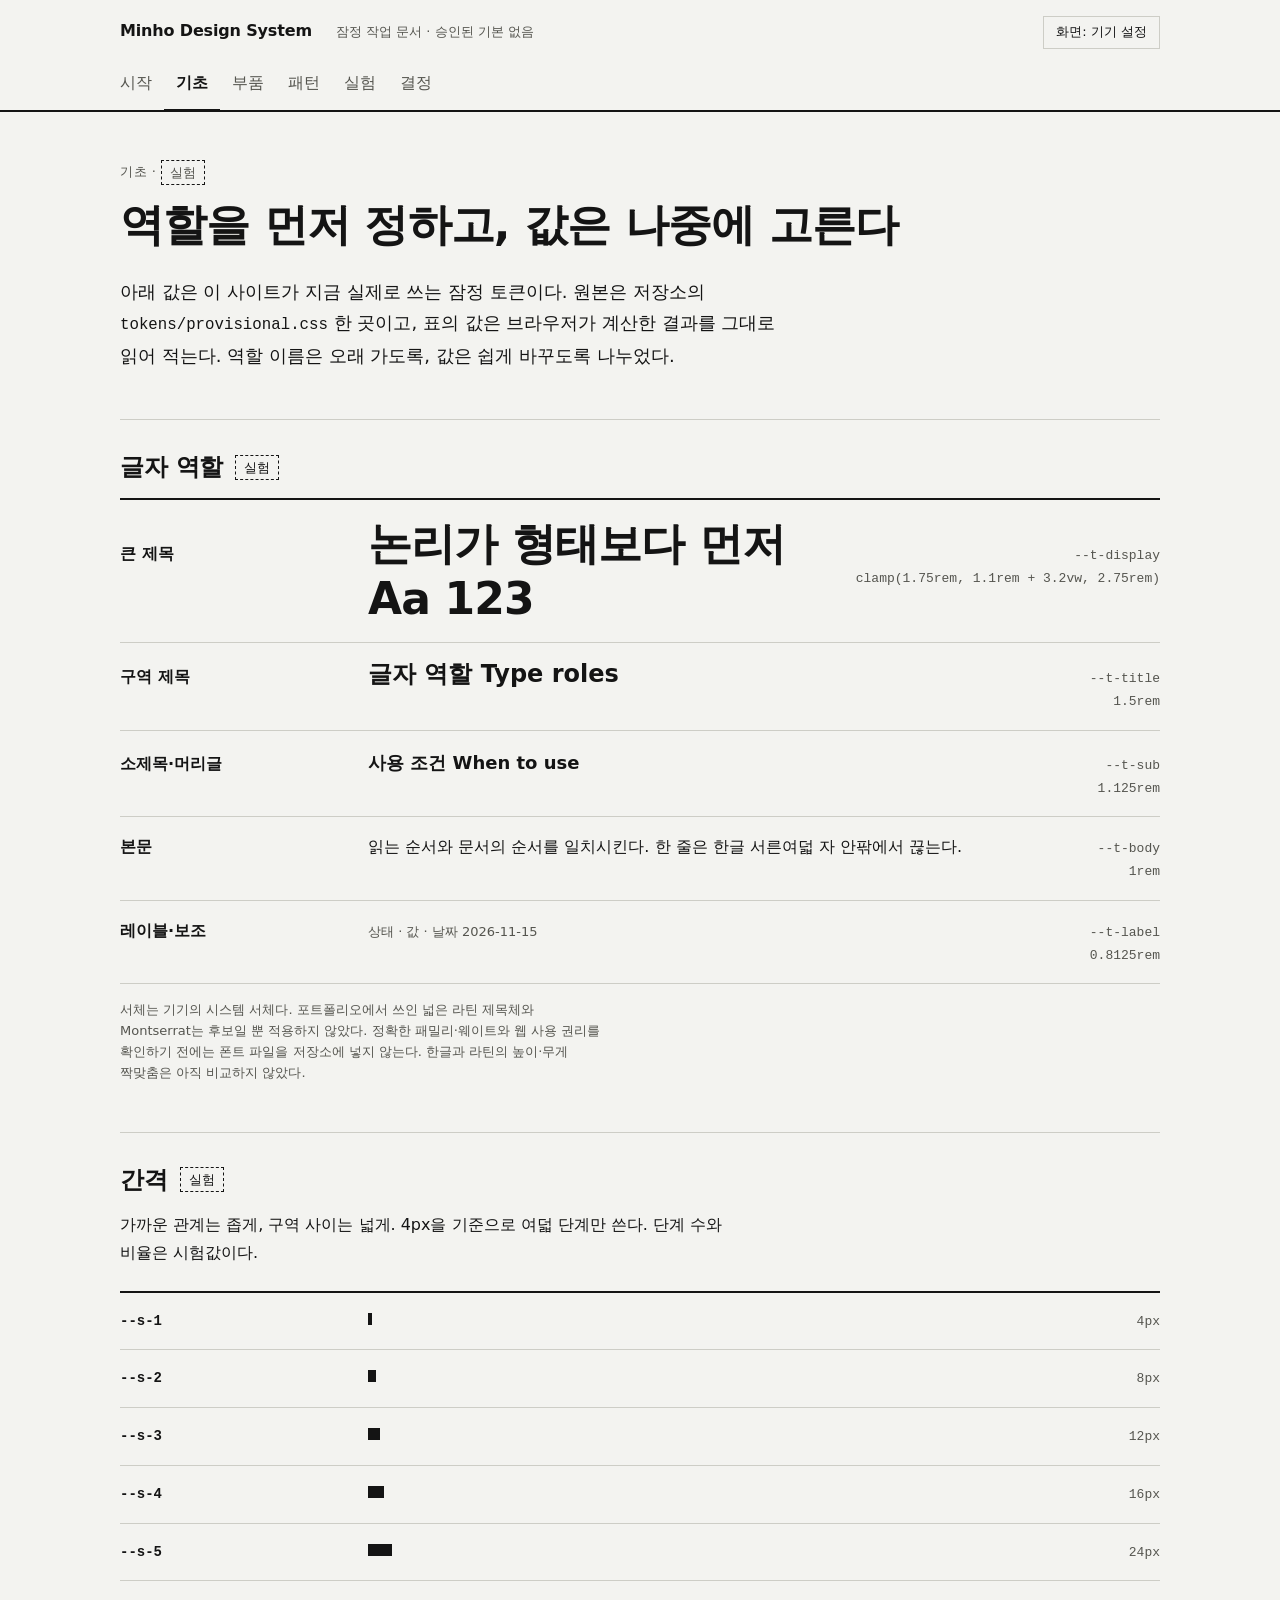
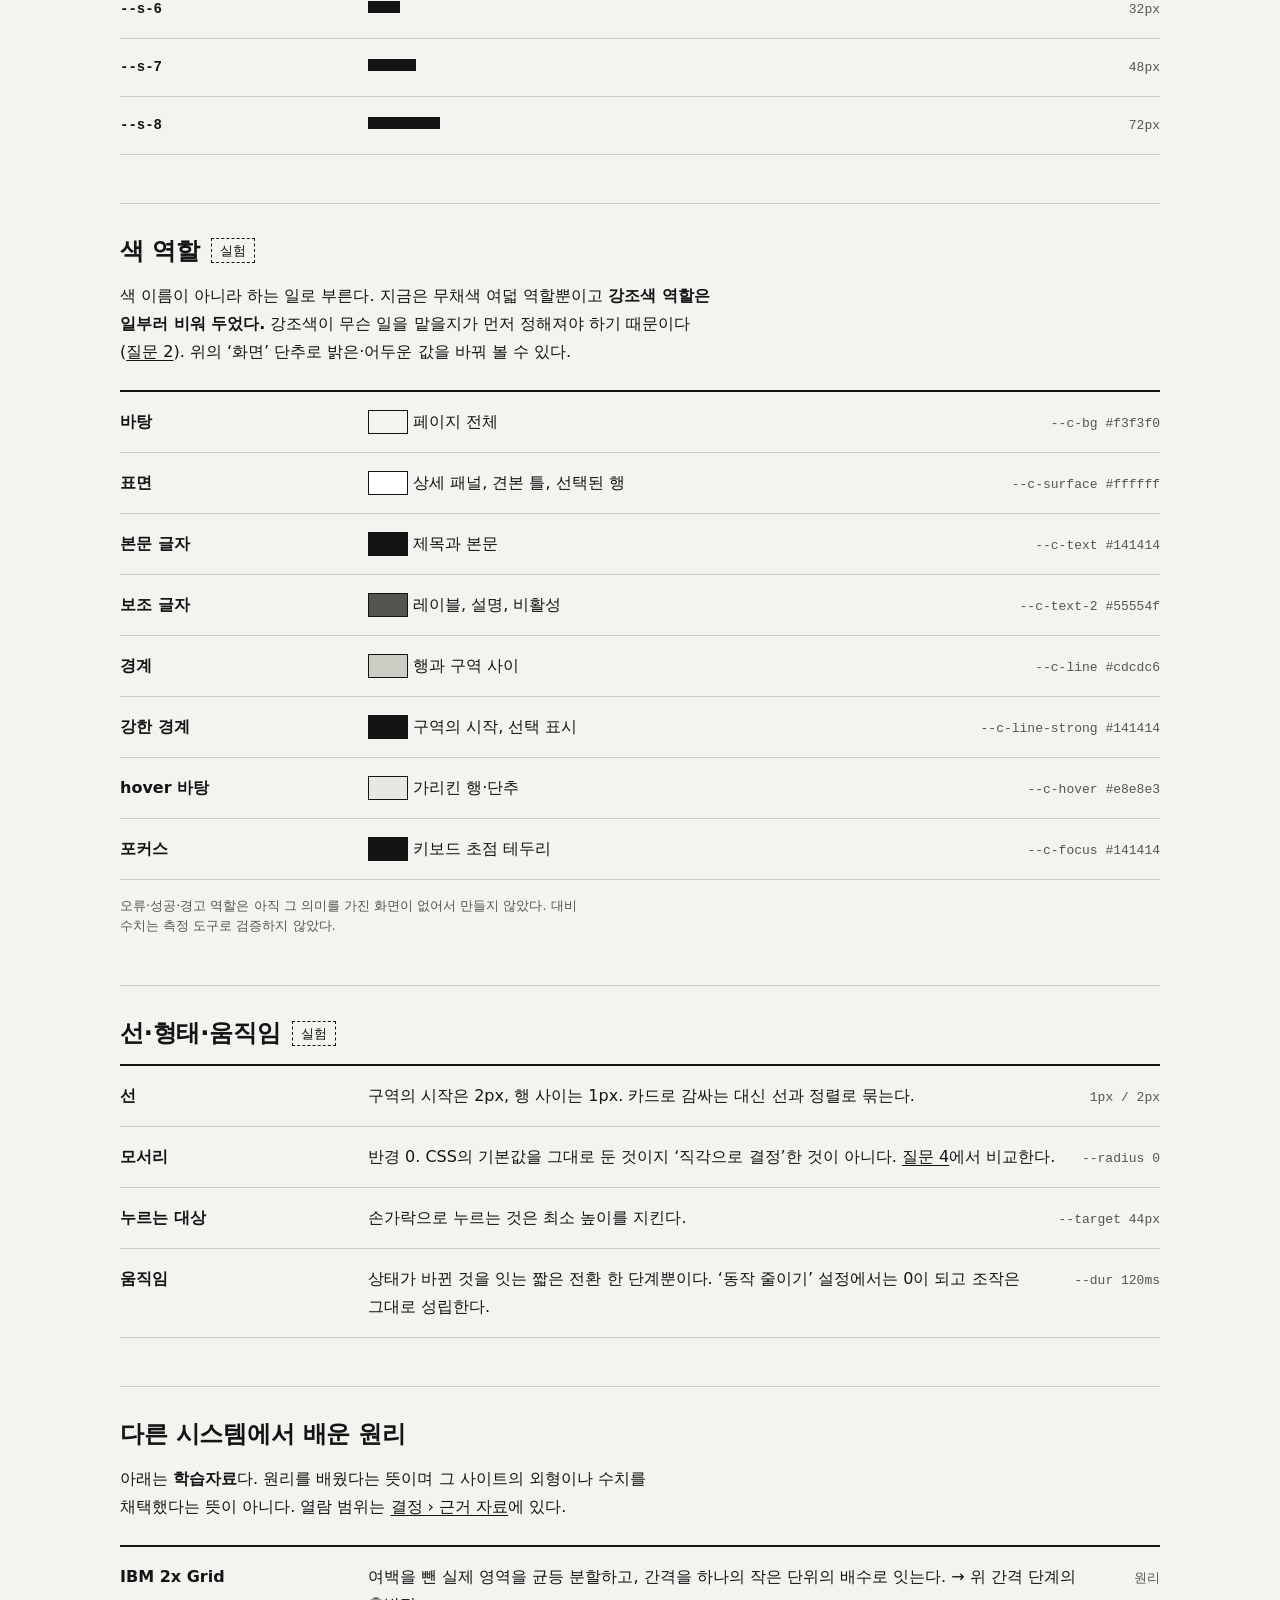
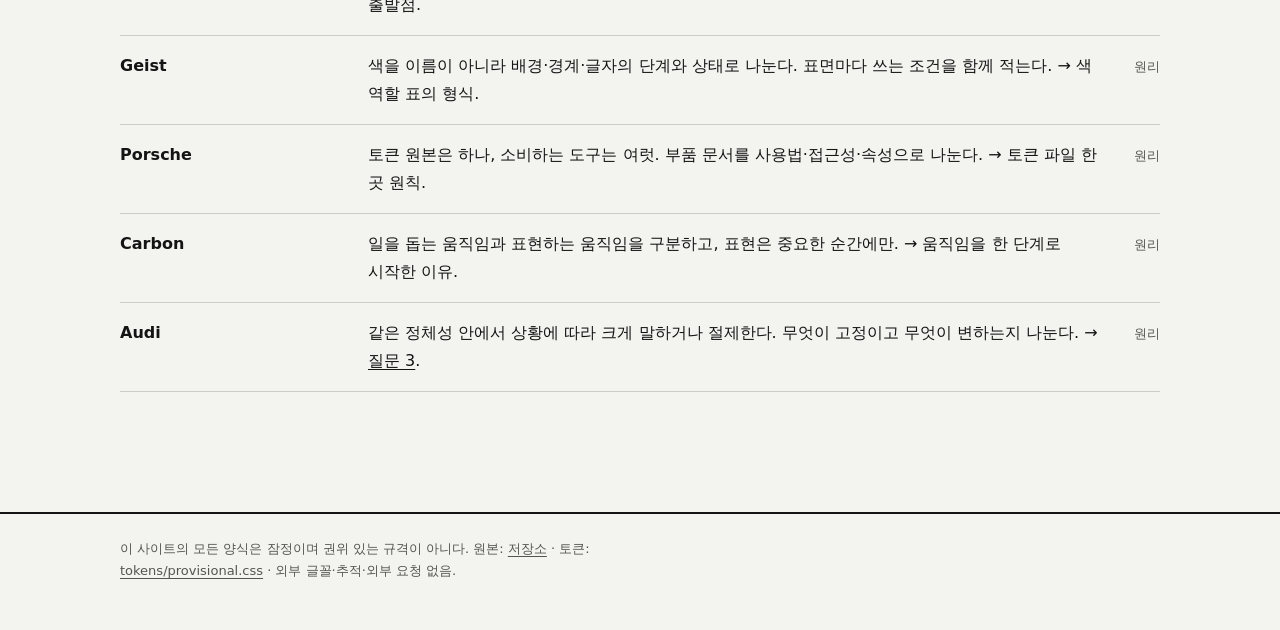
<file: foundations/index.html>
<!doctype html>
<html lang="ko">
<head>
  <meta charset="utf-8">
  <meta name="viewport" content="width=device-width, initial-scale=1">
  <title>기초 · Minho Design System</title>
  <meta name="description" content="민호의 개인 디자인 시스템 작업장. 웹페이지 설계 논리를 잠정 토큰으로 직접 시험한다. 승인된 기본 양식 없음.">
  <meta name="robots" content="noindex">
  <link rel="stylesheet" href="../tokens/provisional.css">
  <link rel="stylesheet" href="../assets/site.css">
  <script>try{var t=localStorage.getItem('mds.theme');if(t)document.documentElement.setAttribute('data-theme',t)}catch(e){}</script>
</head>
<body>
  <a class="skip" href="#main">본문으로 건너뛰기</a>
  <header class="site-head">
    <div class="wrap">
      <a class="brand" href="../">Minho Design System</a>
      <span class="brand-note">잠정 작업 문서 · 승인된 기본 없음</span>
      <button type="button" class="theme-btn" data-theme-btn hidden>화면: 기기 설정</button>
      <nav class="site-nav" aria-label="주요 탐색">
        <ul>
          <li><a href="../">시작</a></li>
          <li><a href="../foundations/" aria-current="page">기초</a></li>
          <li><a href="../components/">부품</a></li>
          <li><a href="../patterns/">패턴</a></li>
          <li><a href="../lab/">실험</a></li>
          <li><a href="../decisions/">결정</a></li>
        </ul>
      </nav>
    </div>
  </header>
  <main id="main">
    <div class="wrap">
      <div class="page-head">
        <p class="eyebrow">기초 · <span class="status" data-s="lab">실험</span></p>
        <h1>역할을 먼저 정하고, 값은 나중에 고른다</h1>
        <p class="lead">아래 값은 이 사이트가 지금 실제로 쓰는 잠정 토큰이다. 원본은 저장소의 <code>tokens/provisional.css</code> 한 곳이고, 표의 값은 브라우저가 계산한 결과를 그대로 읽어 적는다. 역할 이름은 오래 가도록, 값은 쉽게 바꾸도록 나누었다.</p>
      </div>

      <section aria-labelledby="h-type">
        <h2 id="h-type">글자 역할 <span class="status" data-s="lab">실험</span></h2>
        <div class="rows type-rows">
          <div><span class="k">큰 제목</span><span class="d sample" style="font-size:var(--t-display);line-height:var(--lh-tight);font-weight:var(--w-strong);letter-spacing:-0.02em">논리가 형태보다 먼저 Aa 123</span><span class="v mono">--t-display<br><span data-token="--t-display"></span></span></div>
          <div><span class="k">구역 제목</span><span class="d sample" style="font-size:var(--t-title);line-height:var(--lh-tight);font-weight:var(--w-strong)">글자 역할 Type roles</span><span class="v mono">--t-title<br><span data-token="--t-title"></span></span></div>
          <div><span class="k">소제목·머리글</span><span class="d sample" style="font-size:var(--t-sub);font-weight:var(--w-strong)">사용 조건 When to use</span><span class="v mono">--t-sub<br><span data-token="--t-sub"></span></span></div>
          <div><span class="k">본문</span><span class="d sample">읽는 순서와 문서의 순서를 일치시킨다. 한 줄은 한글 서른여덟 자 안팎에서 끊는다.</span><span class="v mono">--t-body<br><span data-token="--t-body"></span></span></div>
          <div><span class="k">레이블·보조</span><span class="d sample" style="font-size:var(--t-label);color:var(--c-text-2)">상태 · 값 · 날짜 2026-11-15</span><span class="v mono">--t-label<br><span data-token="--t-label"></span></span></div>
        </div>
        <p class="note">서체는 기기의 시스템 서체다. 포트폴리오에서 쓰인 넓은 라틴 제목체와 Montserrat는 후보일 뿐 적용하지 않았다. 정확한 패밀리·웨이트와 웹 사용 권리를 확인하기 전에는 폰트 파일을 저장소에 넣지 않는다. 한글과 라틴의 높이·무게 짝맞춤은 아직 비교하지 않았다.</p>
      </section>

      <section aria-labelledby="h-space">
        <h2 id="h-space">간격 <span class="status" data-s="lab">실험</span></h2>
        <div class="prose"><p>가까운 관계는 좁게, 구역 사이는 넓게. 4px을 기준으로 여덟 단계만 쓴다. 단계 수와 비율은 시험값이다.</p></div>
        <div class="rows scale" style="margin-top:var(--s-5)">
          <div><span class="k mono">--s-1</span><span class="d"><i style="width:var(--s-1)"></i></span><span class="v mono" data-token="--s-1"></span></div>
          <div><span class="k mono">--s-2</span><span class="d"><i style="width:var(--s-2)"></i></span><span class="v mono" data-token="--s-2"></span></div>
          <div><span class="k mono">--s-3</span><span class="d"><i style="width:var(--s-3)"></i></span><span class="v mono" data-token="--s-3"></span></div>
          <div><span class="k mono">--s-4</span><span class="d"><i style="width:var(--s-4)"></i></span><span class="v mono" data-token="--s-4"></span></div>
          <div><span class="k mono">--s-5</span><span class="d"><i style="width:var(--s-5)"></i></span><span class="v mono" data-token="--s-5"></span></div>
          <div><span class="k mono">--s-6</span><span class="d"><i style="width:var(--s-6)"></i></span><span class="v mono" data-token="--s-6"></span></div>
          <div><span class="k mono">--s-7</span><span class="d"><i style="width:var(--s-7)"></i></span><span class="v mono" data-token="--s-7"></span></div>
          <div><span class="k mono">--s-8</span><span class="d"><i style="width:var(--s-8)"></i></span><span class="v mono" data-token="--s-8"></span></div>
        </div>
      </section>

      <section aria-labelledby="h-color">
        <h2 id="h-color">색 역할 <span class="status" data-s="lab">실험</span></h2>
        <div class="prose"><p>색 이름이 아니라 하는 일로 부른다. 지금은 무채색 여덟 역할뿐이고 <strong>강조색 역할은 일부러 비워 두었다.</strong> 강조색이 무슨 일을 맡을지가 먼저 정해져야 하기 때문이다(<a href="../decisions/#q2">질문 2</a>). 위의 ‘화면’ 단추로 밝은·어두운 값을 바꿔 볼 수 있다.</p></div>
        <div class="rows" style="margin-top:var(--s-5)">
          <div><span class="k">바탕</span><span class="d"><span class="sw" style="background:var(--c-bg)"></span> 페이지 전체</span><span class="v mono">--c-bg <span data-token="--c-bg"></span></span></div>
          <div><span class="k">표면</span><span class="d"><span class="sw" style="background:var(--c-surface)"></span> 상세 패널, 견본 틀, 선택된 행</span><span class="v mono">--c-surface <span data-token="--c-surface"></span></span></div>
          <div><span class="k">본문 글자</span><span class="d"><span class="sw" style="background:var(--c-text)"></span> 제목과 본문</span><span class="v mono">--c-text <span data-token="--c-text"></span></span></div>
          <div><span class="k">보조 글자</span><span class="d"><span class="sw" style="background:var(--c-text-2)"></span> 레이블, 설명, 비활성</span><span class="v mono">--c-text-2 <span data-token="--c-text-2"></span></span></div>
          <div><span class="k">경계</span><span class="d"><span class="sw" style="background:var(--c-line)"></span> 행과 구역 사이</span><span class="v mono">--c-line <span data-token="--c-line"></span></span></div>
          <div><span class="k">강한 경계</span><span class="d"><span class="sw" style="background:var(--c-line-strong)"></span> 구역의 시작, 선택 표시</span><span class="v mono">--c-line-strong <span data-token="--c-line-strong"></span></span></div>
          <div><span class="k">hover 바탕</span><span class="d"><span class="sw" style="background:var(--c-hover)"></span> 가리킨 행·단추</span><span class="v mono">--c-hover <span data-token="--c-hover"></span></span></div>
          <div><span class="k">포커스</span><span class="d"><span class="sw" style="background:var(--c-focus)"></span> 키보드 초점 테두리</span><span class="v mono">--c-focus <span data-token="--c-focus"></span></span></div>
        </div>
        <p class="note">오류·성공·경고 역할은 아직 그 의미를 가진 화면이 없어서 만들지 않았다. 대비 수치는 측정 도구로 검증하지 않았다.</p>
      </section>

      <section aria-labelledby="h-line">
        <h2 id="h-line">선·형태·움직임 <span class="status" data-s="lab">실험</span></h2>
        <div class="rows">
          <div><span class="k">선</span><span class="d">구역의 시작은 2px, 행 사이는 1px. 카드로 감싸는 대신 선과 정렬로 묶는다.</span><span class="v mono"><span data-token="--line"></span> / <span data-token="--line-strong"></span></span></div>
          <div><span class="k">모서리</span><span class="d">반경 0. CSS의 기본값을 그대로 둔 것이지 ‘직각으로 결정’한 것이 아니다. <a href="../decisions/#q4">질문 4</a>에서 비교한다.</span><span class="v mono">--radius <span data-token="--radius"></span></span></div>
          <div><span class="k">누르는 대상</span><span class="d">손가락으로 누르는 것은 최소 높이를 지킨다.</span><span class="v mono">--target <span data-token="--target"></span></span></div>
          <div><span class="k">움직임</span><span class="d">상태가 바뀐 것을 잇는 짧은 전환 한 단계뿐이다. ‘동작 줄이기’ 설정에서는 0이 되고 조작은 그대로 성립한다.</span><span class="v mono">--dur <span data-token="--dur"></span></span></div>
        </div>
      </section>

      <section aria-labelledby="h-learn">
        <h2 id="h-learn">다른 시스템에서 배운 원리</h2>
        <div class="prose"><p>아래는 <strong>학습자료</strong>다. 원리를 배웠다는 뜻이며 그 사이트의 외형이나 수치를 채택했다는 뜻이 아니다. 열람 범위는 <a href="../decisions/#sources">결정 › 근거 자료</a>에 있다.</p></div>
        <ul class="rows" style="margin-top:var(--s-5)">
          <li><span class="k">IBM 2x Grid</span><span class="d">여백을 뺀 실제 영역을 균등 분할하고, 간격을 하나의 작은 단위의 배수로 잇는다. → 위 간격 단계의 출발점.</span><span class="v">원리</span></li>
          <li><span class="k">Geist</span><span class="d">색을 이름이 아니라 배경·경계·글자의 단계와 상태로 나눈다. 표면마다 쓰는 조건을 함께 적는다. → 색 역할 표의 형식.</span><span class="v">원리</span></li>
          <li><span class="k">Porsche</span><span class="d">토큰 원본은 하나, 소비하는 도구는 여럿. 부품 문서를 사용법·접근성·속성으로 나눈다. → 토큰 파일 한 곳 원칙.</span><span class="v">원리</span></li>
          <li><span class="k">Carbon</span><span class="d">일을 돕는 움직임과 표현하는 움직임을 구분하고, 표현은 중요한 순간에만. → 움직임을 한 단계로 시작한 이유.</span><span class="v">원리</span></li>
          <li><span class="k">Audi</span><span class="d">같은 정체성 안에서 상황에 따라 크게 말하거나 절제한다. 무엇이 고정이고 무엇이 변하는지 나눈다. → <a href="../decisions/#q3">질문 3</a>.</span><span class="v">원리</span></li>
        </ul>
      </section>
    </div>
  </main>
  <footer class="site-foot">
    <div class="wrap">
      <p>이 사이트의 모든 양식은 잠정이며 권위 있는 규격이 아니다. 원본: <a href="https://github.com/smh2287/minho-design-system">저장소</a> · 토큰: <a href="../tokens/provisional.css">tokens/provisional.css</a> · 외부 글꼴·추적·외부 요청 없음.</p>
    </div>
  </footer>
  <script src="../assets/site.js"></script>
</body>
</html>
</file>
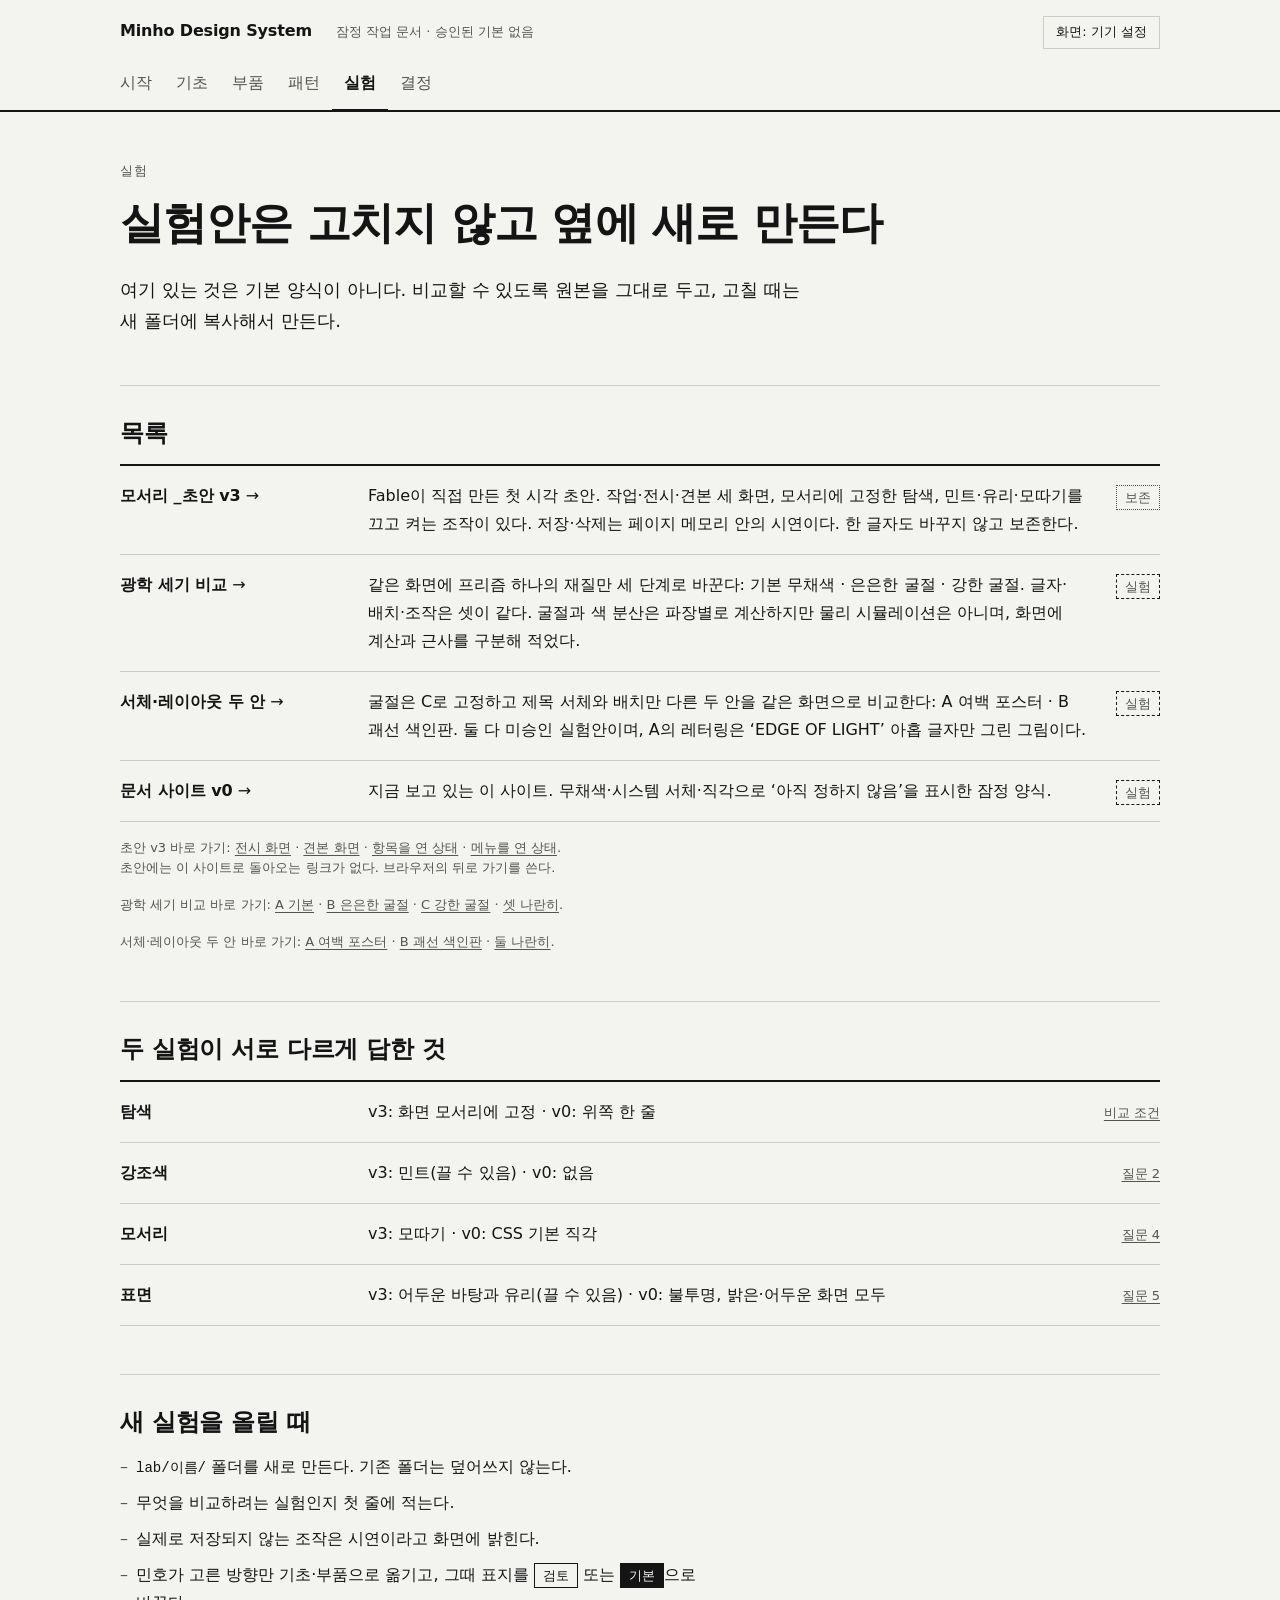
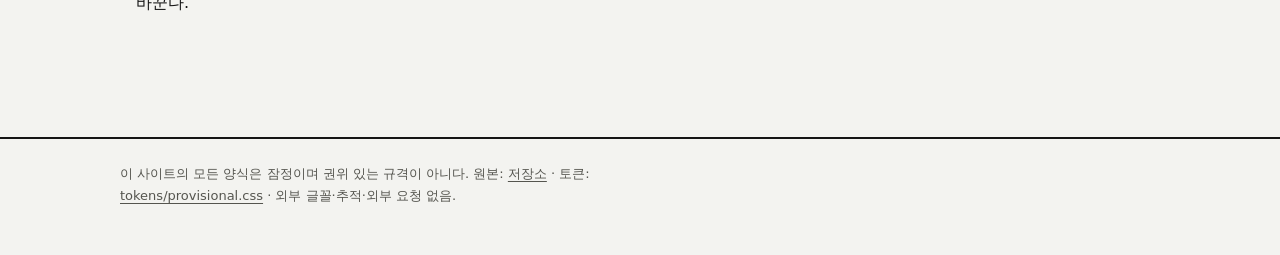
<file: lab/index.html>
<!doctype html>
<html lang="ko">
<head>
  <meta charset="utf-8">
  <meta name="viewport" content="width=device-width, initial-scale=1">
  <title>실험 · Minho Design System</title>
  <meta name="description" content="민호의 개인 디자인 시스템 작업장. 웹페이지 설계 논리를 잠정 토큰으로 직접 시험한다. 승인된 기본 양식 없음.">
  <meta name="robots" content="noindex">
  <link rel="stylesheet" href="../tokens/provisional.css">
  <link rel="stylesheet" href="../assets/site.css">
  <script>try{var t=localStorage.getItem('mds.theme');if(t)document.documentElement.setAttribute('data-theme',t)}catch(e){}</script>
</head>
<body>
  <a class="skip" href="#main">본문으로 건너뛰기</a>
  <header class="site-head">
    <div class="wrap">
      <a class="brand" href="../">Minho Design System</a>
      <span class="brand-note">잠정 작업 문서 · 승인된 기본 없음</span>
      <button type="button" class="theme-btn" data-theme-btn hidden>화면: 기기 설정</button>
      <nav class="site-nav" aria-label="주요 탐색">
        <ul>
          <li><a href="../">시작</a></li>
          <li><a href="../foundations/">기초</a></li>
          <li><a href="../components/">부품</a></li>
          <li><a href="../patterns/">패턴</a></li>
          <li><a href="../lab/" aria-current="page">실험</a></li>
          <li><a href="../decisions/">결정</a></li>
        </ul>
      </nav>
    </div>
  </header>
  <main id="main">
    <div class="wrap">
      <div class="page-head">
        <p class="eyebrow">실험</p>
        <h1>실험안은 고치지 않고 옆에 새로 만든다</h1>
        <p class="lead">여기 있는 것은 기본 양식이 아니다. 비교할 수 있도록 원본을 그대로 두고, 고칠 때는 새 폴더에 복사해서 만든다.</p>
      </div>

      <section aria-labelledby="h-list">
        <h2 id="h-list">목록</h2>
        <ul class="rows">
          <li><a class="k" href="fable-v3/">모서리 _초안 v3</a><span class="d">Fable이 직접 만든 첫 시각 초안. 작업·전시·견본 세 화면, 모서리에 고정한 탐색, 민트·유리·모따기를 끄고 켜는 조작이 있다. 저장·삭제는 페이지 메모리 안의 시연이다. 한 글자도 바꾸지 않고 보존한다.</span><span class="v"><span class="status" data-s="keep">보존</span></span></li>
          <li><a class="k" href="optical-compare/">광학 세기 비교</a><span class="d">같은 화면에 프리즘 하나의 재질만 세 단계로 바꾼다: 기본 무채색 · 은은한 굴절 · 강한 굴절. 글자·배치·조작은 셋이 같다. 굴절과 색 분산은 파장별로 계산하지만 물리 시뮬레이션은 아니며, 화면에 계산과 근사를 구분해 적었다.</span><span class="v"><span class="status" data-s="lab">실험</span></span></li>
          <li><a class="k" href="composition/">서체·레이아웃 두 안</a><span class="d">굴절은 C로 고정하고 제목 서체와 배치만 다른 두 안을 같은 화면으로 비교한다: A 여백 포스터 · B 괘선 색인판. 둘 다 미승인 실험안이며, A의 레터링은 &lsquo;EDGE OF LIGHT&rsquo; 아홉 글자만 그린 그림이다.</span><span class="v"><span class="status" data-s="lab">실험</span></span></li>
          <li><a class="k" href="../">문서 사이트 v0</a><span class="d">지금 보고 있는 이 사이트. 무채색·시스템 서체·직각으로 ‘아직 정하지 않음’을 표시한 잠정 양식.</span><span class="v"><span class="status" data-s="lab">실험</span></span></li>
        </ul>
        <p class="note">초안 v3 바로 가기: <a href="fable-v3/#stage">전시 화면</a> · <a href="fable-v3/#spec">견본 화면</a> · <a href="fable-v3/#open">항목을 연 상태</a> · <a href="fable-v3/#menu">메뉴를 연 상태</a>. 초안에는 이 사이트로 돌아오는 링크가 없다. 브라우저의 뒤로 가기를 쓴다.</p>
        <p class="note">광학 세기 비교 바로 가기: <a href="optical-compare/#a">A 기본</a> · <a href="optical-compare/#b">B 은은한 굴절</a> · <a href="optical-compare/#c">C 강한 굴절</a> · <a href="optical-compare/#all">셋 나란히</a>.</p>
        <p class="note">서체·레이아웃 두 안 바로 가기: <a href="composition/#a">A 여백 포스터</a> · <a href="composition/#b">B 괘선 색인판</a> · <a href="composition/#all">둘 나란히</a>.</p>
      </section>

      <section aria-labelledby="h-diff">
        <h2 id="h-diff">두 실험이 서로 다르게 답한 것</h2>
        <ul class="rows">
          <li><span class="k">탐색</span><span class="d">v3: 화면 모서리에 고정 · v0: 위쪽 한 줄</span><span class="v"><a href="../patterns/#h-nav">비교 조건</a></span></li>
          <li><span class="k">강조색</span><span class="d">v3: 민트(끌 수 있음) · v0: 없음</span><span class="v"><a href="../decisions/#q2">질문 2</a></span></li>
          <li><span class="k">모서리</span><span class="d">v3: 모따기 · v0: CSS 기본 직각</span><span class="v"><a href="../decisions/#q4">질문 4</a></span></li>
          <li><span class="k">표면</span><span class="d">v3: 어두운 바탕과 유리(끌 수 있음) · v0: 불투명, 밝은·어두운 화면 모두</span><span class="v"><a href="../decisions/#q5">질문 5</a></span></li>
        </ul>
      </section>

      <section aria-labelledby="h-rule">
        <h2 id="h-rule">새 실험을 올릴 때</h2>
        <div class="prose"><ul>
          <li><code>lab/이름/</code> 폴더를 새로 만든다. 기존 폴더는 덮어쓰지 않는다.</li>
          <li>무엇을 비교하려는 실험인지 첫 줄에 적는다.</li>
          <li>실제로 저장되지 않는 조작은 시연이라고 화면에 밝힌다.</li>
          <li>민호가 고른 방향만 기초·부품으로 옮기고, 그때 표지를 <span class="status" data-s="review">검토</span> 또는 <span class="status" data-s="base">기본</span>으로 바꾼다.</li>
        </ul></div>
      </section>
    </div>
  </main>
  <footer class="site-foot">
    <div class="wrap">
      <p>이 사이트의 모든 양식은 잠정이며 권위 있는 규격이 아니다. 원본: <a href="https://github.com/smh2287/minho-design-system">저장소</a> · 토큰: <a href="../tokens/provisional.css">tokens/provisional.css</a> · 외부 글꼴·추적·외부 요청 없음.</p>
    </div>
  </footer>
  <script src="../assets/site.js"></script>
</body>
</html>
</file>
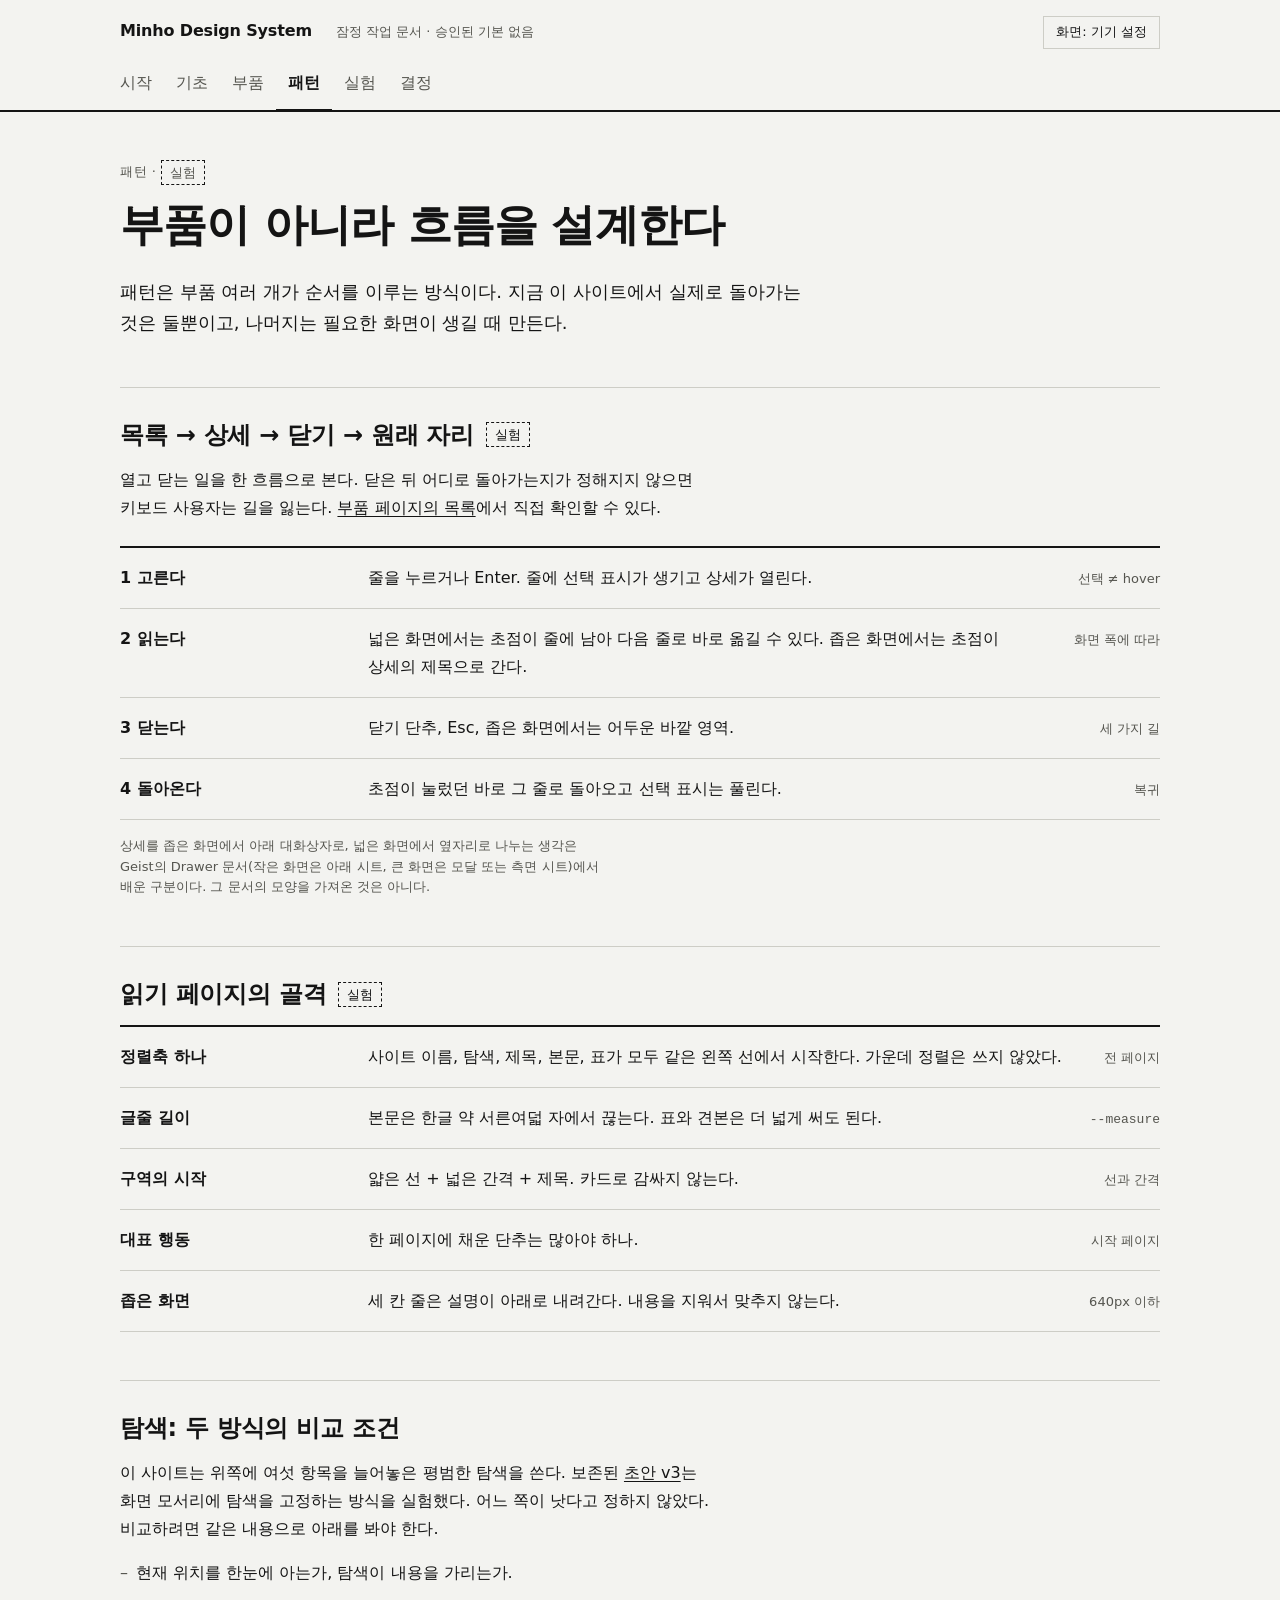
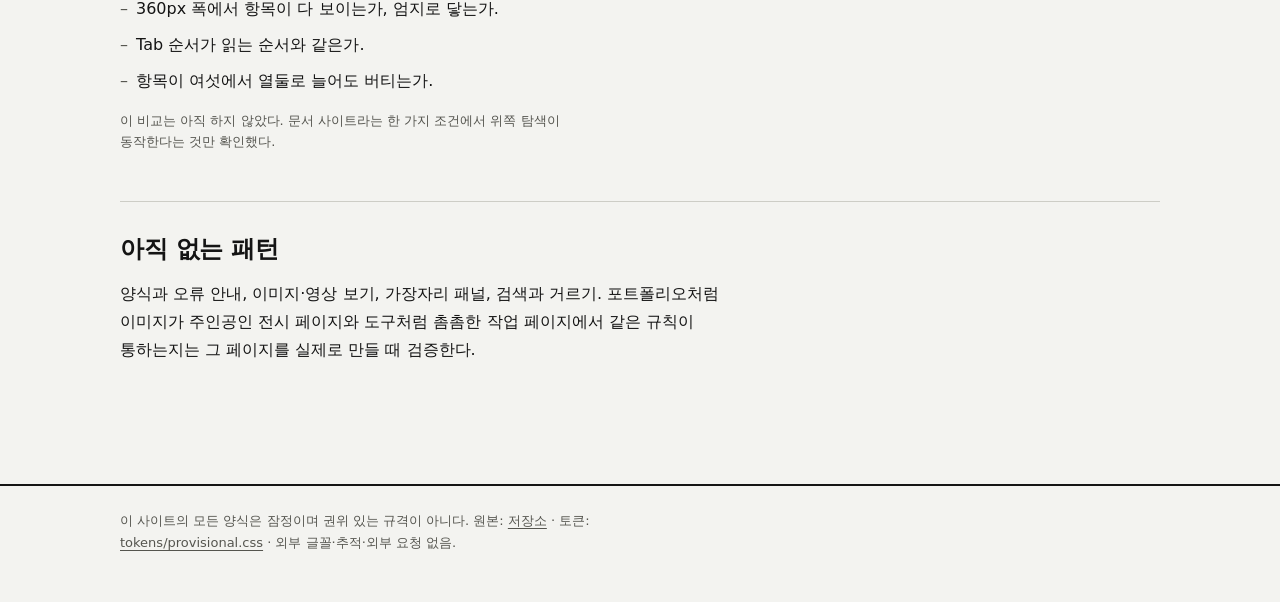
<file: patterns/index.html>
<!doctype html>
<html lang="ko">
<head>
  <meta charset="utf-8">
  <meta name="viewport" content="width=device-width, initial-scale=1">
  <title>패턴 · Minho Design System</title>
  <meta name="description" content="민호의 개인 디자인 시스템 작업장. 웹페이지 설계 논리를 잠정 토큰으로 직접 시험한다. 승인된 기본 양식 없음.">
  <meta name="robots" content="noindex">
  <link rel="stylesheet" href="../tokens/provisional.css">
  <link rel="stylesheet" href="../assets/site.css">
  <script>try{var t=localStorage.getItem('mds.theme');if(t)document.documentElement.setAttribute('data-theme',t)}catch(e){}</script>
</head>
<body>
  <a class="skip" href="#main">본문으로 건너뛰기</a>
  <header class="site-head">
    <div class="wrap">
      <a class="brand" href="../">Minho Design System</a>
      <span class="brand-note">잠정 작업 문서 · 승인된 기본 없음</span>
      <button type="button" class="theme-btn" data-theme-btn hidden>화면: 기기 설정</button>
      <nav class="site-nav" aria-label="주요 탐색">
        <ul>
          <li><a href="../">시작</a></li>
          <li><a href="../foundations/">기초</a></li>
          <li><a href="../components/">부품</a></li>
          <li><a href="../patterns/" aria-current="page">패턴</a></li>
          <li><a href="../lab/">실험</a></li>
          <li><a href="../decisions/">결정</a></li>
        </ul>
      </nav>
    </div>
  </header>
  <main id="main">
    <div class="wrap">
      <div class="page-head">
        <p class="eyebrow">패턴 · <span class="status" data-s="lab">실험</span></p>
        <h1>부품이 아니라 흐름을 설계한다</h1>
        <p class="lead">패턴은 부품 여러 개가 순서를 이루는 방식이다. 지금 이 사이트에서 실제로 돌아가는 것은 둘뿐이고, 나머지는 필요한 화면이 생길 때 만든다.</p>
      </div>

      <section aria-labelledby="h-flow">
        <h2 id="h-flow">목록 → 상세 → 닫기 → 원래 자리 <span class="status" data-s="lab">실험</span></h2>
        <div class="prose"><p>열고 닫는 일을 한 흐름으로 본다. 닫은 뒤 어디로 돌아가는지가 정해지지 않으면 키보드 사용자는 길을 잃는다. <a href="../components/#h-demo">부품 페이지의 목록</a>에서 직접 확인할 수 있다.</p></div>
        <ol class="rows" style="margin-top:var(--s-5)">
          <li><span class="k">1 고른다</span><span class="d">줄을 누르거나 Enter. 줄에 선택 표시가 생기고 상세가 열린다.</span><span class="v">선택 ≠ hover</span></li>
          <li><span class="k">2 읽는다</span><span class="d">넓은 화면에서는 초점이 줄에 남아 다음 줄로 바로 옮길 수 있다. 좁은 화면에서는 초점이 상세의 제목으로 간다.</span><span class="v">화면 폭에 따라</span></li>
          <li><span class="k">3 닫는다</span><span class="d">닫기 단추, Esc, 좁은 화면에서는 어두운 바깥 영역.</span><span class="v">세 가지 길</span></li>
          <li><span class="k">4 돌아온다</span><span class="d">초점이 눌렀던 바로 그 줄로 돌아오고 선택 표시는 풀린다.</span><span class="v">복귀</span></li>
        </ol>
        <p class="note">상세를 좁은 화면에서 아래 대화상자로, 넓은 화면에서 옆자리로 나누는 생각은 Geist의 Drawer 문서(작은 화면은 아래 시트, 큰 화면은 모달 또는 측면 시트)에서 배운 구분이다. 그 문서의 모양을 가져온 것은 아니다.</p>
      </section>

      <section aria-labelledby="h-read">
        <h2 id="h-read">읽기 페이지의 골격 <span class="status" data-s="lab">실험</span></h2>
        <ul class="rows">
          <li><span class="k">정렬축 하나</span><span class="d">사이트 이름, 탐색, 제목, 본문, 표가 모두 같은 왼쪽 선에서 시작한다. 가운데 정렬은 쓰지 않았다.</span><span class="v">전 페이지</span></li>
          <li><span class="k">글줄 길이</span><span class="d">본문은 한글 약 서른여덟 자에서 끊는다. 표와 견본은 더 넓게 써도 된다.</span><span class="v mono">--measure</span></li>
          <li><span class="k">구역의 시작</span><span class="d">얇은 선 + 넓은 간격 + 제목. 카드로 감싸지 않는다.</span><span class="v">선과 간격</span></li>
          <li><span class="k">대표 행동</span><span class="d">한 페이지에 채운 단추는 많아야 하나.</span><span class="v">시작 페이지</span></li>
          <li><span class="k">좁은 화면</span><span class="d">세 칸 줄은 설명이 아래로 내려간다. 내용을 지워서 맞추지 않는다.</span><span class="v">640px 이하</span></li>
        </ul>
      </section>

      <section aria-labelledby="h-nav">
        <h2 id="h-nav">탐색: 두 방식의 비교 조건</h2>
        <div class="prose">
          <p>이 사이트는 위쪽에 여섯 항목을 늘어놓은 평범한 탐색을 쓴다. 보존된 <a href="../lab/fable-v3/">초안 v3</a>는 화면 모서리에 탐색을 고정하는 방식을 실험했다. 어느 쪽이 낫다고 정하지 않았다. 비교하려면 같은 내용으로 아래를 봐야 한다.</p>
          <ul>
            <li>현재 위치를 한눈에 아는가, 탐색이 내용을 가리는가.</li>
            <li>360px 폭에서 항목이 다 보이는가, 엄지로 닿는가.</li>
            <li>Tab 순서가 읽는 순서와 같은가.</li>
            <li>항목이 여섯에서 열둘로 늘어도 버티는가.</li>
          </ul>
        </div>
        <p class="note">이 비교는 아직 하지 않았다. 문서 사이트라는 한 가지 조건에서 위쪽 탐색이 동작한다는 것만 확인했다.</p>
      </section>

      <section aria-labelledby="h-todo">
        <h2 id="h-todo">아직 없는 패턴</h2>
        <div class="prose"><p>양식과 오류 안내, 이미지·영상 보기, 가장자리 패널, 검색과 거르기. 포트폴리오처럼 이미지가 주인공인 전시 페이지와 도구처럼 촘촘한 작업 페이지에서 같은 규칙이 통하는지는 그 페이지를 실제로 만들 때 검증한다.</p></div>
      </section>
    </div>
  </main>
  <footer class="site-foot">
    <div class="wrap">
      <p>이 사이트의 모든 양식은 잠정이며 권위 있는 규격이 아니다. 원본: <a href="https://github.com/smh2287/minho-design-system">저장소</a> · 토큰: <a href="../tokens/provisional.css">tokens/provisional.css</a> · 외부 글꼴·추적·외부 요청 없음.</p>
    </div>
  </footer>
  <script src="../assets/site.js"></script>
</body>
</html>
</file>
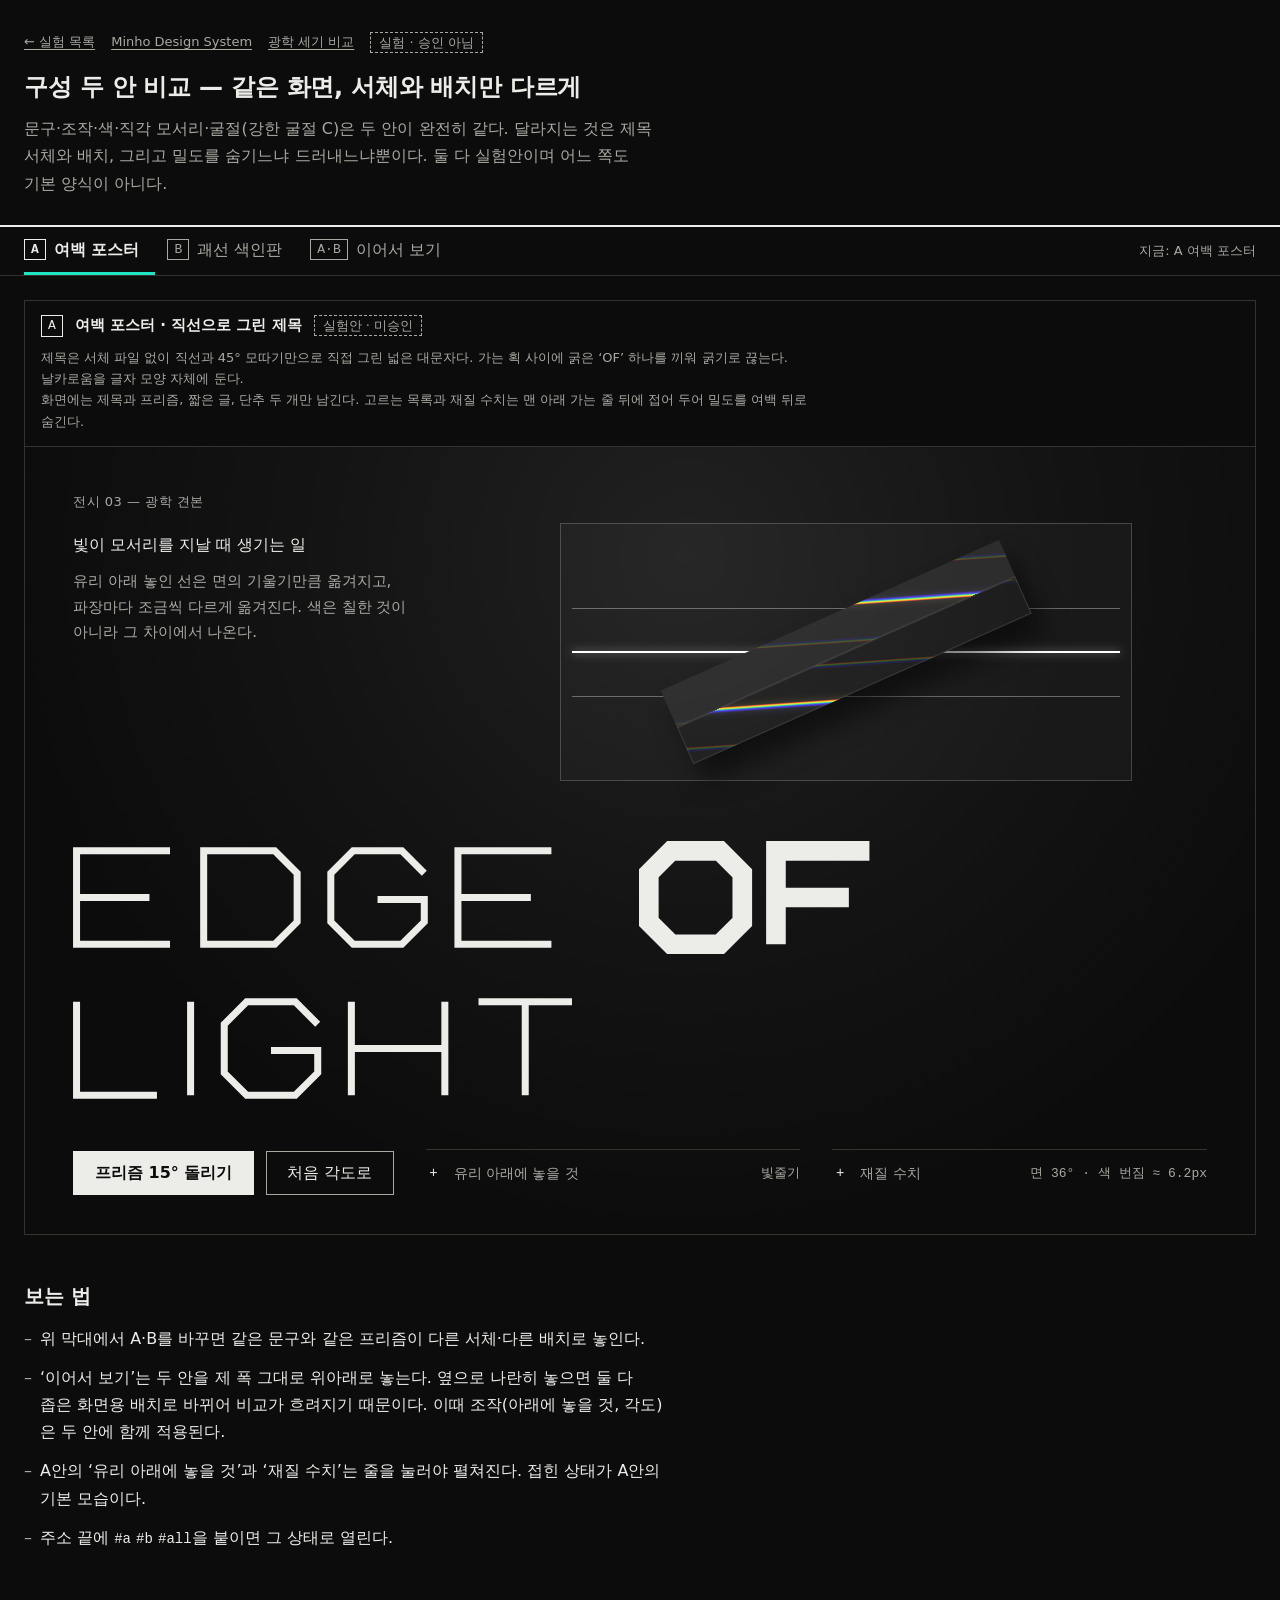
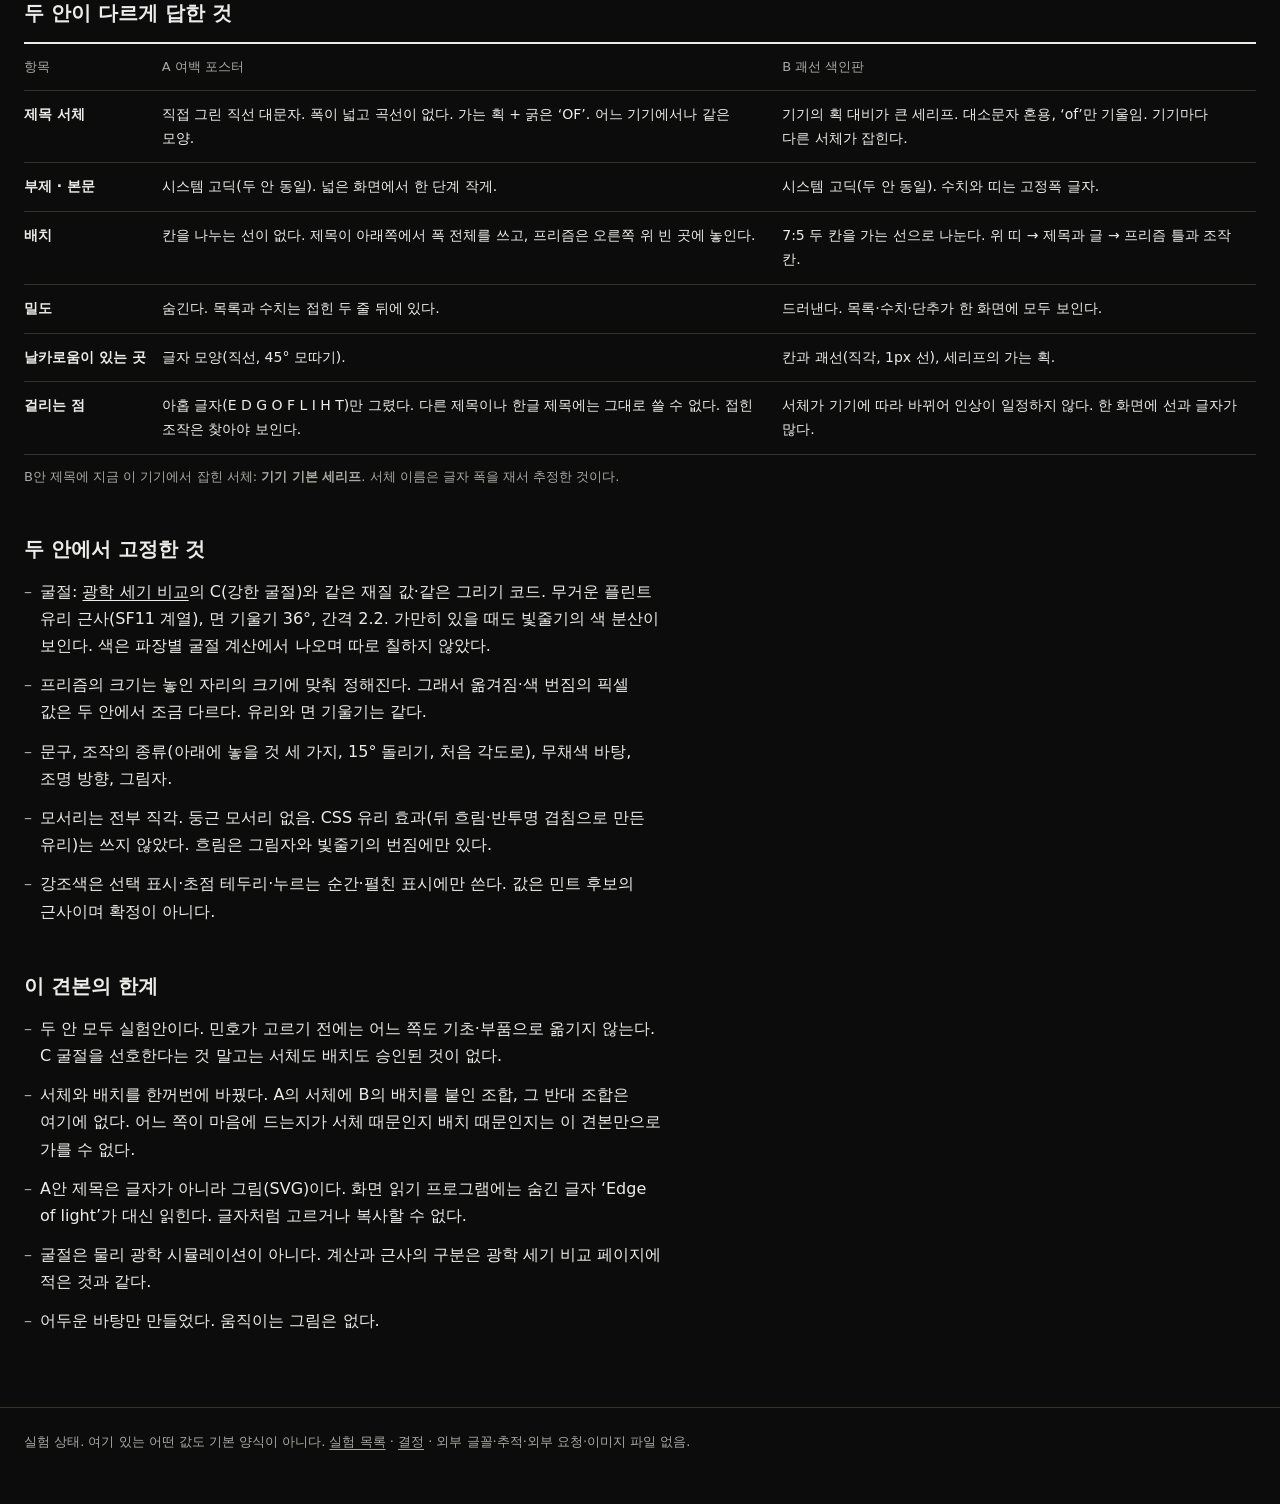
<file: lab/composition/index.html>
<!doctype html>
<html lang="ko">
<head>
<meta charset="utf-8">
<meta name="viewport" content="width=device-width, initial-scale=1">
<title>구성 두 안 비교 · 실험 · Minho Design System</title>
<meta name="description" content="같은 화면을 제목 서체와 배치만 바꿔 두 안으로 놓아 보는 실험. 굴절은 강한 굴절(C)로 고정. 승인된 양식이 아니다.">
<meta name="robots" content="noindex">
<meta name="color-scheme" content="dark">
<style>
/* 구성 두 안 비교 — 상태: 실험. 외부 요청·외부 글꼴·이미지 파일 없음.
   두 장면은 같은 문구·같은 조작·같은 그리기 코드·같은 재질 값(C)을 쓴다. 달라지는 것은 제목 서체와 배치뿐이다. */
:root {
  color-scheme: dark;
  --bg: #0c0c0d;
  --panel: #131314;
  --text: #ecece8;
  --text-2: #a9a9a2;
  --line: #34342f;
  --line-strong: #ecece8;
  --accent: #1fe5c5;            /* 강조색 후보(민트 근사값). 조작·중요 표시에만 쓴다. */
  --sans: system-ui, -apple-system, "Segoe UI", "Apple SD Gothic Neo", "Malgun Gothic", "Noto Sans KR", "Noto Sans CJK KR", sans-serif;
  --mono: ui-monospace, "SFMono-Regular", Consolas, "Liberation Mono", monospace;
  /* B안 제목: 기기에 있는 획 대비가 큰 세리프를 차례로 찾는다. 서체 파일은 싣지 않는다. */
  --serif: Didot, "Bodoni 72", "Bodoni MT", "Sitka Display", "Sitka Heading", "Noto Serif Display", "Noto Serif", Constantia, Georgia, "Noto Serif CJK KR", "Noto Serif KR", serif;
  --dur: 140ms;
}
@media (prefers-reduced-motion: reduce) { :root { --dur: 0ms; } }
*, *::before, *::after { box-sizing: border-box; border-radius: 0; }
html { -webkit-text-size-adjust: 100%; }
body { margin: 0; background: var(--bg); color: var(--text); font: 400 1rem/1.7 var(--sans); word-break: keep-all; overflow-wrap: anywhere; }
h1, h2, h3, p, ul, dl, dd, dt, fieldset, legend { margin: 0; padding: 0; }
fieldset { border: 0; min-width: 0; }
ul { list-style: none; }
a { color: inherit; text-decoration: underline; text-decoration-thickness: 1px; text-underline-offset: 0.2em; }
a:hover { text-decoration-color: var(--accent); text-decoration-thickness: 2px; }
button, input { font: inherit; color: inherit; }
:focus-visible { outline: 2px solid var(--accent); outline-offset: 3px; }
[hidden] { display: none !important; }
.vh { position: absolute; width: 1px; height: 1px; overflow: hidden; clip-path: inset(50%); white-space: nowrap; }
.skip { position: absolute; left: 16px; top: -100px; background: var(--text); color: var(--bg); padding: 10px 16px; z-index: 30; }
.skip:focus { top: 8px; }
.wrap { max-width: 92rem; margin: 0 auto; padding: 0 24px; }
@media (max-width: 480px) { .wrap { padding: 0 16px; } }

/* 머리 — 평범한 문서 글자 */
.top { padding: 20px 0 28px; }
.crumbs { font-size: 0.8125rem; color: var(--text-2); display: flex; flex-wrap: wrap; gap: 4px 16px; align-items: center; }
.crumbs a { display: inline-flex; align-items: center; min-height: 44px; }
.st { border: 1px dashed var(--text-2); padding: 3px 8px; line-height: 1; font-size: 0.8125rem; color: var(--text-2); white-space: nowrap; }
.top h1 { font-size: 1.5rem; line-height: 1.3; font-weight: 700; letter-spacing: -0.01em; margin-top: 8px; }
.top .lead { max-width: 40em; color: var(--text-2); margin-top: 12px; }

/* 전환 막대 */
.bar { position: sticky; top: 0; z-index: 20; background: var(--bg); border-top: 2px solid var(--line-strong); border-bottom: 1px solid var(--line); }
.bar .wrap { display: flex; flex-wrap: wrap; align-items: center; gap: 0 24px; }
.seg { display: flex; flex-wrap: wrap; }
.seg label { position: relative; display: flex; align-items: center; gap: 8px; min-height: 48px; padding: 0 16px 0 0; margin-right: 12px; cursor: pointer; color: var(--text-2); border-bottom: 3px solid transparent; }
.seg input { position: absolute; opacity: 0; width: 100%; height: 100%; left: 0; top: 0; margin: 0; cursor: pointer; }
.k { font-family: var(--mono); font-size: 0.8125rem; border: 1px solid currentColor; padding: 0 6px; line-height: 1.5; }
.seg label:hover { color: var(--text); }
.seg label:has(input:checked) { color: var(--text); font-weight: 700; border-bottom-color: var(--accent); }
.seg label:has(input:focus-visible) { outline: 2px solid var(--accent); outline-offset: -2px; }
.bar .now { font-size: 0.8125rem; color: var(--text-2); margin-left: auto; padding: 8px 0; }

/* 장면 공통 */
#scenes { display: grid; grid-template-columns: minmax(0, 1fr); gap: 32px; padding: 24px 0 8px; scroll-margin-top: 120px; }
.scene { container-type: inline-size; border: 1px solid var(--line); background: var(--bg); min-width: 0; }
.scene-tag { display: grid; gap: 8px; padding: 12px 16px 14px; border-bottom: 1px solid var(--line); font-size: 0.8125rem; }
.scene-tag .row { display: flex; flex-wrap: wrap; align-items: center; gap: 6px 12px; }
.scene-tag .n { font-weight: 700; font-size: 0.9375rem; }
.scene-tag .why { color: var(--text-2); max-width: 62em; line-height: 1.65; }
.stage { position: relative; isolation: isolate; display: grid; grid-template-columns: minmax(0, 1fr); overflow: hidden; background: var(--bg); }
.stage canvas { position: absolute; inset: 0; width: 100%; height: 100%; z-index: -1; display: block; }
.stage > * { min-width: 0; }
.anchor { min-height: 280px; }
.eyebrow { font-size: 0.8125rem; color: var(--text-2); letter-spacing: 0.04em; }
.sub { font-size: 1.125rem; line-height: 1.5; }
.body { color: var(--text-2); max-width: 30em; margin-top: 12px; }

.pick { max-width: 30em; }
.pick legend { font-size: 0.8125rem; color: var(--text-2); padding-bottom: 8px; }
.pick legend + label { border-top: 1px solid var(--line-strong); }
.pick label { position: relative; display: grid; grid-template-columns: 16px 1fr auto; gap: 0 12px; align-items: center; min-height: 48px; padding: 6px 12px 6px 0; border-bottom: 1px solid var(--line); border-left: 4px solid transparent; cursor: pointer; transition: background var(--dur); }
.pick input { position: absolute; opacity: 0; inset: 0; width: 100%; height: 100%; margin: 0; cursor: pointer; }
.pick .m { text-align: center; color: var(--accent); visibility: hidden; font-size: 0.625rem; }
.pick .v { font-size: 0.8125rem; color: var(--text-2); }
.pick label:hover { background: #1a1a1b; }
.pick label:has(input:checked) { border-left-color: var(--accent); background: var(--panel); font-weight: 700; }
.pick label:has(input:checked) .m { visibility: visible; }
.pick label:has(input:focus-visible) { outline: 2px solid var(--accent); outline-offset: -2px; }
.btns { display: flex; flex-wrap: wrap; gap: 12px; }
.btn { min-height: 44px; padding: 0 20px; border: 2px solid var(--line-strong); background: var(--text); color: var(--bg); font-weight: 700; cursor: pointer; transition: background var(--dur), border-color var(--dur); }
.btn:hover, .btn:active { background: var(--accent); border-color: var(--accent); }
.btn.quiet { background: var(--bg); color: var(--text); border: 1px solid var(--text-2); font-weight: 400; }
.btn.quiet:hover, .btn.quiet:active { background: var(--bg); border-color: var(--accent); }
.spec { display: grid; grid-template-columns: auto minmax(0, 1fr); font-size: 0.8125rem; border-top: 1px solid var(--line-strong); max-width: 30em; }
.spec dt, .spec dd { padding: 7px 0; border-bottom: 1px solid var(--line); line-height: 1.5; }
.spec dt { color: var(--text-2); padding-right: 20px; white-space: nowrap; }
.spec dd { font-family: var(--mono); text-align: right; }

/* ── A안: 여백 포스터 ─────────────────────────────────────────────
   제목은 직선만으로 직접 그린 넓은 대문자(SVG). 조작과 수치는 접어서 여백 뒤에 둔다. */
.stage.a { --h: 15.5cqi; padding: 20px; gap: 0; grid-template-areas: "eyebrow" "anchor" "title" "text" "ctl"; }
.a .eyebrow { grid-area: eyebrow; }
.a .anchor { grid-area: anchor; }
.a .title { grid-area: title; display: flex; flex-wrap: wrap; align-items: flex-start; gap: calc(var(--h) * 0.4) calc(var(--h) * 0.9); margin: 12px 0 0; line-height: 0; color: var(--text); }
.a .title .w { display: block; height: calc(var(--h) * 1.21); width: auto; max-width: 100%; flex: none; }
.a .a-text { grid-area: text; margin-top: 36px; }
.a .a-ctl { grid-area: ctl; margin-top: 36px; display: grid; gap: 0; }
.a .a-ctl .btns { margin-bottom: 28px; }
.fold { border-top: 1px solid var(--line); min-width: 0; }
.fold:last-child { border-bottom: 1px solid var(--line); }
.fold summary { list-style: none; display: flex; align-items: center; gap: 12px; min-height: 48px; cursor: pointer; font-size: 0.875rem; color: var(--text-2); }
.fold summary::-webkit-details-marker { display: none; }
.fold summary::before { content: "+"; font-family: var(--mono); width: 16px; text-align: center; color: var(--text); }
.fold[open] summary::before { content: "−"; color: var(--accent); }
.fold summary:hover, .fold[open] summary { color: var(--text); }
.fold summary .v { margin-left: auto; font-family: var(--mono); font-size: 0.8125rem; color: var(--text-2); text-align: right; }
.fold .in { padding: 4px 0 20px; }
.fold .pick legend { padding-bottom: 0; }
.fold .pick legend + label { margin-top: 0; }

@container (min-width: 760px) {
  .stage.a { --h: 7.6cqi; padding: 44px 48px 36px; min-height: clamp(640px, 86vh, 900px);
    grid-template-columns: minmax(0, 4fr) minmax(0, 7fr); grid-template-rows: auto minmax(300px, 1fr) auto auto;
    grid-template-areas: "eyebrow anchor" "text anchor" "title title" "ctl ctl"; }
  .a .a-text { margin-top: 20px; max-width: 24em; font-size: 0.9375rem; }
  .a .a-text .sub { font-size: 1rem; }
  .a .title { margin-top: 28px; }
  .a .a-ctl { margin-top: 44px; grid-template-columns: auto minmax(0, 1fr) minmax(0, 1fr); gap: 0 32px; align-items: start; }
  .a .a-ctl .btns { margin-bottom: 0; padding-top: 2px; }
  .a .fold, .a .fold:last-child { border-bottom: 0; }
}

/* ── B안: 괘선 색인판 ─────────────────────────────────────────────
   제목은 획 대비가 큰 세리프(기기 서체). 조작과 수치를 접지 않고 가는 선으로 칸을 나눠 한 화면에 둔다. */
.stage.b { grid-template-areas: "band" "title" "text" "anchor" "plate" "rail"; }
.b .band { grid-area: band; display: flex; flex-wrap: wrap; gap: 2px 20px; padding: 12px 20px; border-bottom: 1px solid var(--line); font: 400 0.75rem/1.6 var(--mono); color: var(--text-2); letter-spacing: 0; }
.b .band .eyebrow { font: inherit; letter-spacing: 0; color: var(--text); }
.b .band span:last-child { margin-left: auto; }
.b .title { grid-area: title; font-family: var(--serif); font-weight: 400; font-size: clamp(3.25rem, 19cqi, 9rem); line-height: 0.92; letter-spacing: -0.015em; padding: 28px 20px 24px; margin-left: -0.04em; }
.b .title i { font-style: italic; }
.b .b-text { grid-area: text; padding: 0 20px 28px; }
.b .anchor { grid-area: anchor; border-top: 1px solid var(--line); min-height: 300px; }
.b .plate { grid-area: plate; font: 400 0.75rem/1.6 var(--mono); color: var(--text-2); padding: 8px 20px 12px; border-bottom: 1px solid var(--line); }
.b .b-rail { grid-area: rail; padding: 24px 20px 28px; display: grid; gap: 24px; align-content: start; }
.b .b-rail .pick, .b .b-rail .spec { max-width: none; }

@container (min-width: 760px) {
  .stage.b { grid-template-columns: minmax(0, 7fr) minmax(0, 5fr); grid-template-rows: auto auto minmax(400px, 1fr) auto;
    grid-template-areas: "band band" "title text" "anchor rail" "plate rail"; }
  .b .band { padding: 10px 28px; }
  .b .title { font-size: clamp(4rem, 10.4cqi, 9.5rem); padding: 36px 28px 32px; }
  .b .b-text { padding: 44px 28px 32px; border-left: 1px solid var(--line); align-self: stretch; display: grid; align-content: end; }
  .b .anchor { min-height: 0; }
  .b .plate { padding: 8px 28px 12px; border-bottom: 0; border-top: 1px solid var(--line); }
  .b .b-rail { border-top: 1px solid var(--line); border-left: 1px solid var(--line); padding: 28px; background: rgba(12, 12, 13, 0.6); }
}

/* 아래 설명 */
.notes { padding: 40px 0 72px; display: grid; grid-template-columns: minmax(0, 1fr); gap: 48px; }
.notes > section { min-width: 0; }
.notes h2 { font-size: 1.25rem; line-height: 1.3; margin-bottom: 16px; }
.notes .prose { max-width: 40em; display: grid; gap: 12px; }
.notes .prose li { padding-left: 16px; position: relative; }
.notes .prose a { display: inline-block; padding: 11px 0; margin: -11px 0; }
.notes .prose li::before { content: "–"; position: absolute; left: 0; color: var(--text-2); }
.tbl { width: 100%; border-collapse: collapse; border-top: 2px solid var(--line-strong); font-size: 0.875rem; }
.tbl th, .tbl td { text-align: left; vertical-align: top; padding: 12px 16px 12px 0; border-bottom: 1px solid var(--line); font-weight: 400; }
.tbl thead th { color: var(--text-2); font-size: 0.8125rem; }
.tbl tbody th { font-weight: 700; white-space: nowrap; }
.scroll { overflow-x: auto; }
.scroll .tbl { min-width: 44rem; }
.scroll:focus-visible { outline-offset: 0; }
.small { font-size: 0.8125rem; color: var(--text-2); line-height: 1.6; max-width: 46em; margin-top: 12px; }
.imp { border-left: 4px solid var(--accent); padding-left: 12px; }
code { font-family: var(--mono); font-size: 0.875em; }
footer { border-top: 1px solid var(--line); padding: 12px 0 40px; font-size: 0.8125rem; color: var(--text-2); }
footer a { display: inline-flex; align-items: center; min-height: 44px; }
</style>
</head>
<body>
<a class="skip" href="#scenes">장면으로 건너뛰기</a>

<header class="top">
  <div class="wrap">
    <p class="crumbs"><a href="../">← 실험 목록</a><a href="../../">Minho Design System</a><a href="../optical-compare/#c">광학 세기 비교</a><span class="st">실험 · 승인 아님</span></p>
    <h1>구성 두 안 비교 — 같은 화면, 서체와 배치만 다르게</h1>
    <p class="lead">문구·조작·색·직각 모서리·굴절(강한 굴절 C)은 두 안이 완전히 같다. 달라지는 것은 제목 서체와 배치, 그리고 밀도를 숨기느냐 드러내느냐뿐이다. 둘 다 실험안이며 어느 쪽도 기본 양식이 아니다.</p>
  </div>
</header>

<div class="bar">
  <div class="wrap">
    <fieldset class="seg" id="view">
      <legend class="vh">구성안 선택</legend>
      <label><input type="radio" name="view" value="a" checked><span class="k">A</span>여백 포스터</label>
      <label><input type="radio" name="view" value="b"><span class="k">B</span>괘선 색인판</label>
      <label><input type="radio" name="view" value="all"><span class="k">A·B</span>이어서 보기</label>
    </fieldset>
    <p class="now" id="now" role="status" aria-live="polite"></p>
  </div>
</div>

<main>
  <div class="wrap">
    <div id="scenes" data-view="a">

      <article class="scene" data-comp="a" aria-labelledby="tag-a">
        <header class="scene-tag">
          <p class="row"><span class="k">A</span><span class="n" id="tag-a">여백 포스터 · 직선으로 그린 제목</span><span class="st">실험안 · 미승인</span></p>
          <p class="why">제목은 서체 파일 없이 직선과 45° 모따기만으로 직접 그린 넓은 대문자다. 가는 획 사이에 굵은 ‘OF’ 하나를 끼워 굵기로 끊는다. 날카로움을 글자 모양 자체에 둔다.<br>화면에는 제목과 프리즘, 짧은 글, 단추 두 개만 남긴다. 고르는 목록과 재질 수치는 맨 아래 가는 줄 뒤에 접어 두어 밀도를 여백 뒤로 숨긴다.</p>
        </header>
        <div class="stage a">
          <canvas aria-hidden="true"></canvas>
          <p class="eyebrow">전시 03 — 광학 견본</p>
          <div class="anchor" aria-hidden="true"></div>
          <h2 class="title"><span class="vh">Edge of light</span><svg class="w" viewBox="-3.8 -10.5 515.5 121" width="515.5" height="121" aria-hidden="true" focusable="false"><path d="M100 0L0 0L0 100L100 100M0 50L78 50M136 0L212 0L236 24L236 76L212 100L136 100ZM372 24L348 0L296 0L272 24L272 76L296 100L348 100L372 76L372 52L322 52M508 0L408 0L408 100L508 100M408 50L486 50" fill="none" stroke="currentColor" stroke-width="7.5" stroke-linejoin="miter" stroke-miterlimit="4"/></svg><svg class="w" viewBox="-10.5 -10.5 257 121" width="257" height="121" aria-hidden="true" focusable="false"><path d="M24 0L76 0L100 24L100 76L76 100L24 100L0 76L0 24ZM236 0L136 0L136 100M136 50L214 50" fill="none" stroke="currentColor" stroke-width="21" stroke-linejoin="miter" stroke-miterlimit="4"/></svg><svg class="w" viewBox="-3.8 -10.5 537.5 121" width="537.5" height="121" aria-hidden="true" focusable="false"><path d="M0 0L0 100L86 100M122 0L122 100M258 24L234 0L182 0L158 24L158 76L182 100L234 100L258 76L258 52L208 52M294 0L294 100M394 0L394 100M294 50L394 50M430 0L530 0M480 0L480 100" fill="none" stroke="currentColor" stroke-width="7.5" stroke-linejoin="miter" stroke-miterlimit="4"/></svg></h2>
          <div class="a-text">
            <p class="sub">빛이 모서리를 지날 때 생기는 일</p>
            <p class="body">유리 아래 놓인 선은 면의 기울기만큼 옮겨지고, 파장마다 조금씩 다르게 옮겨진다. 색은 칠한 것이 아니라 그 차이에서 나온다.</p>
          </div>
          <div class="a-ctl">
            <div class="btns">
              <button type="button" class="btn" data-act="rot">프리즘 15° 돌리기</button>
              <button type="button" class="btn quiet" data-act="reset">처음 각도로</button>
            </div>
            <details class="fold">
              <summary>유리 아래에 놓을 것<span class="v" data-f="bg">빛줄기</span></summary>
              <div class="in">
                <fieldset class="pick">
                  <legend class="vh">유리 아래에 놓을 것</legend>
                  <label><input type="radio" name="bg-a" value="beam" checked><span class="m" aria-hidden="true">■</span><span>빛줄기</span><span class="v">흰 선 하나</span></label>
                  <label><input type="radio" name="bg-a" value="rule"><span class="m" aria-hidden="true">■</span><span>괘선</span><span class="v">촘촘한 눈금</span></label>
                  <label><input type="radio" name="bg-a" value="none"><span class="m" aria-hidden="true">■</span><span>빈 바탕</span><span class="v">꺾을 것이 없음</span></label>
                </fieldset>
              </div>
            </details>
            <details class="fold">
              <summary>재질 수치<span class="v" data-f="short"></span></summary>
              <div class="in">
                <dl class="spec">
                  <dt>유리</dt><dd data-f="glass"></dd>
                  <dt>면 기울기</dt><dd data-f="face"></dd>
                  <dt>바탕과의 간격</dt><dd data-f="gap"></dd>
                  <dt>옮겨짐</dt><dd data-f="shift"></dd>
                  <dt>색 번짐</dt><dd data-f="spread"></dd>
                  <dt>각도</dt><dd data-f="rot"></dd>
                </dl>
              </div>
            </details>
          </div>
        </div>
      </article>

      <article class="scene" data-comp="b" aria-labelledby="tag-b" hidden>
        <header class="scene-tag">
          <p class="row"><span class="k">B</span><span class="n" id="tag-b">괘선 색인판 · 세리프 제목</span><span class="st">실험안 · 미승인</span></p>
          <p class="why">제목은 기기에 들어 있는 획 대비가 큰 세리프를 대소문자 섞어 쓰고, ‘of’만 기울인다. 글자 안의 가는 선과 굵은 선의 차이로 개성을 내고, 날카로움은 글자 밖의 직각 칸과 가는 괘선에 둔다.<br>조작과 재질 수치를 접지 않고 오른쪽 칸에 모두 꺼내 놓는다. 밀도는 높지만 선으로 칸을 나눠 순서를 준다. 프리즘은 틀 안의 견본으로 놓인다.</p>
        </header>
        <div class="stage b">
          <canvas aria-hidden="true"></canvas>
          <div class="band"><p class="eyebrow">전시 03 — 광학 견본</p><span>재질 C · 강한 굴절</span><span data-f="short"></span></div>
          <h2 class="title">Edge <i>of</i><br>light</h2>
          <div class="b-text">
            <p class="sub">빛이 모서리를 지날 때 생기는 일</p>
            <p class="body">유리 아래 놓인 선은 면의 기울기만큼 옮겨지고, 파장마다 조금씩 다르게 옮겨진다. 색은 칠한 것이 아니라 그 차이에서 나온다.</p>
          </div>
          <div class="anchor" aria-hidden="true"></div>
          <p class="plate" data-f="plate"></p>
          <div class="b-rail">
            <fieldset class="pick">
              <legend>유리 아래에 놓을 것</legend>
              <label><input type="radio" name="bg-b" value="beam" checked><span class="m" aria-hidden="true">■</span><span>빛줄기</span><span class="v">흰 선 하나</span></label>
              <label><input type="radio" name="bg-b" value="rule"><span class="m" aria-hidden="true">■</span><span>괘선</span><span class="v">촘촘한 눈금</span></label>
              <label><input type="radio" name="bg-b" value="none"><span class="m" aria-hidden="true">■</span><span>빈 바탕</span><span class="v">꺾을 것이 없음</span></label>
            </fieldset>
            <dl class="spec">
              <dt>유리</dt><dd data-f="glass"></dd>
              <dt>면 기울기</dt><dd data-f="face"></dd>
              <dt>바탕과의 간격</dt><dd data-f="gap"></dd>
              <dt>옮겨짐</dt><dd data-f="shift"></dd>
              <dt>색 번짐</dt><dd data-f="spread"></dd>
              <dt>각도</dt><dd data-f="rot"></dd>
              <dt>제목 서체</dt><dd data-f="font">기기 세리프</dd>
            </dl>
            <div class="btns">
              <button type="button" class="btn" data-act="rot">프리즘 15° 돌리기</button>
              <button type="button" class="btn quiet" data-act="reset">처음 각도로</button>
            </div>
          </div>
        </div>
      </article>

    </div>
    <noscript><p class="small imp">이 견본은 스크립트로 캔버스에 프리즘을 그린다. 스크립트가 꺼져 있으면 A안의 글자와 조작 틀만 보이고, 프리즘과 B안은 보이지 않는다.</p></noscript>

    <div class="notes">
      <section aria-labelledby="n-how">
        <h2 id="n-how">보는 법</h2>
        <ul class="prose">
          <li>위 막대에서 A·B를 바꾸면 같은 문구와 같은 프리즘이 다른 서체·다른 배치로 놓인다.</li>
          <li>‘이어서 보기’는 두 안을 제 폭 그대로 위아래로 놓는다. 옆으로 나란히 놓으면 둘 다 좁은 화면용 배치로 바뀌어 비교가 흐려지기 때문이다. 이때 조작(아래에 놓을 것, 각도)은 두 안에 함께 적용된다.</li>
          <li>A안의 ‘유리 아래에 놓을 것’과 ‘재질 수치’는 줄을 눌러야 펼쳐진다. 접힌 상태가 A안의 기본 모습이다.</li>
          <li>주소 끝에 <code>#a</code> <code>#b</code> <code>#all</code>을 붙이면 그 상태로 열린다.</li>
        </ul>
      </section>

      <section aria-labelledby="n-diff">
        <h2 id="n-diff">두 안이 다르게 답한 것</h2>
        <div class="scroll" tabindex="0" role="region" aria-labelledby="n-diff">
          <table class="tbl">
            <thead><tr><th scope="col">항목</th><th scope="col">A 여백 포스터</th><th scope="col">B 괘선 색인판</th></tr></thead>
            <tbody>
              <tr><th scope="row">제목 서체</th><td>직접 그린 직선 대문자. 폭이 넓고 곡선이 없다. 가는 획 + 굵은 ‘OF’. 어느 기기에서나 같은 모양.</td><td>기기의 획 대비가 큰 세리프. 대소문자 혼용, ‘of’만 기울임. 기기마다 다른 서체가 잡힌다.</td></tr>
              <tr><th scope="row">부제 · 본문</th><td>시스템 고딕(두 안 동일). 넓은 화면에서 한 단계 작게.</td><td>시스템 고딕(두 안 동일). 수치와 띠는 고정폭 글자.</td></tr>
              <tr><th scope="row">배치</th><td>칸을 나누는 선이 없다. 제목이 아래쪽에서 폭 전체를 쓰고, 프리즘은 오른쪽 위 빈 곳에 놓인다.</td><td>7:5 두 칸을 가는 선으로 나눈다. 위 띠 → 제목과 글 → 프리즘 틀과 조작 칸.</td></tr>
              <tr><th scope="row">밀도</th><td>숨긴다. 목록과 수치는 접힌 두 줄 뒤에 있다.</td><td>드러낸다. 목록·수치·단추가 한 화면에 모두 보인다.</td></tr>
              <tr><th scope="row">날카로움이 있는 곳</th><td>글자 모양(직선, 45° 모따기).</td><td>칸과 괘선(직각, 1px 선), 세리프의 가는 획.</td></tr>
              <tr><th scope="row">걸리는 점</th><td>아홉 글자(E D G O F L I H T)만 그렸다. 다른 제목이나 한글 제목에는 그대로 쓸 수 없다. 접힌 조작은 찾아야 보인다.</td><td>서체가 기기에 따라 바뀌어 인상이 일정하지 않다. 한 화면에 선과 글자가 많다.</td></tr>
            </tbody>
          </table>
        </div>
        <p class="small">B안 제목에 지금 이 기기에서 잡힌 서체: <b id="font-now">확인하지 못함</b>. 서체 이름은 글자 폭을 재서 추정한 것이다.</p>
      </section>

      <section aria-labelledby="n-fix">
        <h2 id="n-fix">두 안에서 고정한 것</h2>
        <ul class="prose">
          <li>굴절: <a href="../optical-compare/#c">광학 세기 비교</a>의 C(강한 굴절)와 같은 재질 값·같은 그리기 코드. 무거운 플린트 유리 근사(SF11 계열), 면 기울기 36°, 간격 2.2. 가만히 있을 때도 빛줄기의 색 분산이 보인다. 색은 파장별 굴절 계산에서 나오며 따로 칠하지 않았다.</li>
          <li>프리즘의 크기는 놓인 자리의 크기에 맞춰 정해진다. 그래서 옮겨짐·색 번짐의 픽셀 값은 두 안에서 조금 다르다. 유리와 면 기울기는 같다.</li>
          <li>문구, 조작의 종류(아래에 놓을 것 세 가지, 15° 돌리기, 처음 각도로), 무채색 바탕, 조명 방향, 그림자.</li>
          <li>모서리는 전부 직각. 둥근 모서리 없음. CSS 유리 효과(뒤 흐림·반투명 겹침으로 만든 유리)는 쓰지 않았다. 흐림은 그림자와 빛줄기의 번짐에만 있다.</li>
          <li>강조색은 선택 표시·초점 테두리·누르는 순간·펼친 표시에만 쓴다. 값은 민트 후보의 근사이며 확정이 아니다.</li>
        </ul>
      </section>

      <section aria-labelledby="n-lim">
        <h2 id="n-lim">이 견본의 한계</h2>
        <ul class="prose">
          <li>두 안 모두 실험안이다. 민호가 고르기 전에는 어느 쪽도 기초·부품으로 옮기지 않는다. C 굴절을 선호한다는 것 말고는 서체도 배치도 승인된 것이 없다.</li>
          <li>서체와 배치를 한꺼번에 바꿨다. A의 서체에 B의 배치를 붙인 조합, 그 반대 조합은 여기에 없다. 어느 쪽이 마음에 드는지가 서체 때문인지 배치 때문인지는 이 견본만으로 가를 수 없다.</li>
          <li>A안 제목은 글자가 아니라 그림(SVG)이다. 화면 읽기 프로그램에는 숨긴 글자 ‘Edge of light’가 대신 읽힌다. 글자처럼 고르거나 복사할 수 없다.</li>
          <li>굴절은 물리 광학 시뮬레이션이 아니다. 계산과 근사의 구분은 광학 세기 비교 페이지에 적은 것과 같다.</li>
          <li>어두운 바탕만 만들었다. 움직이는 그림은 없다.</li>
        </ul>
      </section>
    </div>
  </div>
</main>

<footer>
  <div class="wrap"><p>실험 상태. 여기 있는 어떤 값도 기본 양식이 아니다. <a href="../">실험 목록</a> · <a href="../../decisions/">결정</a> · 외부 글꼴·추적·외부 요청·이미지 파일 없음.</p></div>
</footer>

<script>
(function () {
  'use strict';

  /* 재질은 두 안에서 하나로 고정: 광학 세기 비교의 C와 같은 값. */
  var C = { key: 'C', name: '강한 굴절', glass: { label: 'SF11 계열 근사', A: 1.7387, B: 0.01597 }, face: 36, gap: 2.2 };
  var COMP = { a: 'A 여백 포스터', b: 'B 괘선 색인판' };
  var BG = { beam: '빛줄기', rule: '괘선', none: '빈 바탕' };
  var N = 16, L0 = 400, L1 = 700, BASE_ROT = -24;
  var LIGHT = [-0.4915, -0.5617, 0.6655];   /* 왼쪽 위에서 오는 넓은 조명 (y는 아래 방향) */
  var state = { view: 'a', bg: 'beam', rot: 0 };

  /* 파장 → 선형 sRGB 가중치 (CIE 1931 색맞춤함수의 해석적 근사, Wyman·Sloan·Shirley 2013) */
  function g(x, m, s1, s2) { var t = (x - m) / (x < m ? s1 : s2); return Math.exp(-0.5 * t * t); }
  function lambdaAt(i) { return L0 + (L1 - L0) * (i + 0.5) / N; }
  var WGT = (function () {
    var w = new Float32Array(N * 3), sum = [0, 0, 0], i, c;
    for (i = 0; i < N; i++) {
      var l = lambdaAt(i);
      var X = 1.056 * g(l, 599.8, 37.9, 31.0) + 0.362 * g(l, 442.0, 16.0, 26.7) - 0.065 * g(l, 501.1, 20.4, 26.2);
      var Y = 0.821 * g(l, 568.8, 46.9, 40.5) + 0.286 * g(l, 530.9, 16.3, 31.1);
      var Z = 1.217 * g(l, 437.0, 11.8, 36.0) + 0.681 * g(l, 459.0, 26.0, 13.8);
      var rgb = [3.2406 * X - 1.5372 * Y - 0.4986 * Z, -0.9689 * X + 1.8758 * Y + 0.0415 * Z, 0.0557 * X - 0.2040 * Y + 1.0570 * Z];
      for (c = 0; c < 3; c++) { var v = Math.max(0, rgb[c]); w[i * 3 + c] = v; sum[c] += v; }
    }
    for (i = 0; i < N; i++) for (c = 0; c < 3; c++) w[i * 3 + c] /= sum[c];
    return w;
  })();
  function ior(gl, nm) { var um = nm / 1000; return gl.A + gl.B / (um * um); }
  var DEC = new Float32Array(256);
  for (var di = 0; di < 256; di++) DEC[di] = Math.pow(di / 255, 2.2);
  var ENC = new Uint8Array(4097);
  for (var ei = 0; ei <= 4096; ei++) ENC[ei] = Math.round(255 * Math.pow((ei / 4096) * (ei / 4096), 1 / 2.2));
  function enc(v) { return v <= 0 ? 0 : v >= 1 ? 255 : ENC[(Math.sqrt(v) * 4096 + 0.5) | 0]; }

  /* 한쪽 면 가운데에서의 옮겨짐(px). 아래 그리기와 같은 식. */
  function shiftAt(o, nm, W) {
    var n = ior(o.glass, nm), phi = o.face * Math.PI / 180, slope = Math.tan(phi);
    var inside = phi - Math.asin(Math.sin(phi) / n);
    var s = n * Math.sin(inside); if (s >= 1) return NaN;
    return Math.tan(inside) * (slope * W * 0.5) + Math.tan(Math.asin(s)) * (o.gap * W);
  }

  function Scene(el) {
    this.el = el; this.comp = el.getAttribute('data-comp');
    this.stage = el.querySelector('.stage');
    this.canvas = el.querySelector('canvas');
    this.anchor = el.querySelector('.anchor');
    this.ctx = this.canvas.getContext('2d');
    this.base = document.createElement('canvas');   /* 바탕 면과 선 */
    this.back = document.createElement('canvas');   /* 바탕 + 그림자 */
    this.geo = null;
    var self = this;
    this.ro = new ResizeObserver(function () { self.layout(); });
    this.ro.observe(this.stage);
  }
  Scene.prototype.layout = function () {
    var sr = this.stage.getBoundingClientRect(), ar = this.anchor.getBoundingClientRect();
    if (sr.width < 2 || sr.height < 2) return;
    var dpr = Math.min(window.devicePixelRatio || 1, 2);
    var W = Math.max(28, Math.min(80, Math.min(ar.width, ar.height) * 0.125));
    var L = Math.min(ar.width * 0.38, ar.height * 0.6, W * 4.6);
    dpr = Math.max(1, Math.min(dpr, Math.sqrt(260000 / (4 * L * W))));   /* 한 번 그리는 시간을 묶어 두기 위한 상한 */
    var w = Math.round(sr.width * dpr), h = Math.round(sr.height * dpr);
    this.geo = {
      dpr: dpr, w: w, h: h, cssW: sr.width, cssH: sr.height,
      aw: ar.width, ah: ar.height,
      cx: ar.left - sr.left + ar.width / 2, cy: ar.top - sr.top + ar.height / 2,
      W: W, L: L
    };
    if (this.canvas.width !== w || this.canvas.height !== h) { this.canvas.width = w; this.canvas.height = h; }
    this.drawBase(); this.render(); this.caption();
  };
  /* 바탕: 직접 그린 무채색 면. 왼쪽 위에서 오는 약한 빛, 직각 판 하나, 그 위의 선. */
  Scene.prototype.drawBase = function () {
    var G = this.geo, c = this.base; if (!G) return;
    c.width = G.w; c.height = G.h;
    var x = c.getContext('2d', { willReadFrequently: true }); x.setTransform(G.dpr, 0, 0, G.dpr, 0, 0);
    x.fillStyle = '#0c0c0d'; x.fillRect(0, 0, G.cssW, G.cssH);
    var R = Math.max(G.aw, G.ah) * 0.95;
    var gr = x.createRadialGradient(G.cx - G.aw * 0.22, G.cy - G.ah * 0.3, 0, G.cx - G.aw * 0.22, G.cy - G.ah * 0.3, R);
    gr.addColorStop(0, 'rgba(255,255,255,0.085)'); gr.addColorStop(0.55, 'rgba(255,255,255,0.03)'); gr.addColorStop(1, 'rgba(255,255,255,0)');
    x.fillStyle = gr; x.fillRect(0, 0, G.cssW, G.cssH);
    var pw = Math.min(G.aw * 0.86, G.L * 2 + G.W * 5), ph = Math.min(G.ah * 0.8, G.L * 1.3 + G.W * 5);
    var px = Math.round(G.cx - pw / 2), py = Math.round(G.cy - ph / 2); pw = Math.round(pw); ph = Math.round(ph);
    x.fillStyle = 'rgba(255,255,255,0.028)'; x.fillRect(px, py, pw, ph);
    x.strokeStyle = 'rgba(255,255,255,0.20)'; x.lineWidth = 1; x.strokeRect(px + 0.5, py + 0.5, pw - 1, ph - 1);
    if (state.bg === 'rule') {
      var step = Math.max(8, Math.round(G.W / 4)), i = 0, y, xx;
      for (y = py + step; y < py + ph - 2; y += step, i++) {
        x.fillStyle = (i % 5 === 4) ? 'rgba(255,255,255,0.62)' : 'rgba(255,255,255,0.22)';
        x.fillRect(px + 1, y, pw - 2, 1);
      }
      for (xx = px + step * 5; xx < px + pw - 2; xx += step * 5) { x.fillStyle = 'rgba(255,255,255,0.22)'; x.fillRect(xx, py + 1, 1, ph - 2); }
    } else if (state.bg === 'beam') {
      var t = Math.max(2, Math.round(G.W * 0.05)), by = Math.round(G.cy - t / 2);
      x.save(); x.shadowColor = 'rgba(255,255,255,0.55)'; x.shadowBlur = G.W * 0.22 * G.dpr;
      x.fillStyle = '#ffffff'; x.fillRect(px + 12, by, pw - 24, t); x.restore();
      x.fillStyle = 'rgba(255,255,255,0.34)'; x.fillRect(px + 12, Math.round(G.cy + G.W * 1.1), pw - 24, 1);
      x.fillRect(px + 12, Math.round(G.cy - G.W * 1.1), pw - 24, 1);
    }
  };
  Scene.prototype.render = function () {
    var G = this.geo; if (!G) return;
    var o = C, rot = (BASE_ROT + state.rot) * Math.PI / 180;
    var k = G.dpr, w = G.w, h = G.h, cos = Math.cos(rot), sin = Math.sin(rot);
    var Lp = G.L * k, Wp = G.W * k, cx = G.cx * k, cy = G.cy * k, i, f;

    /* 1. 바탕 + 그림자(연출: 윤곽을 흐리게 옮긴 것. 흐림은 여기에만 쓴다) */
    var b = this.back; if (b.width !== w || b.height !== h) { b.width = w; b.height = h; }
    var bx = b.getContext('2d');
    bx.setTransform(1, 0, 0, 1, 0, 0); bx.drawImage(this.base, 0, 0);
    bx.save(); bx.translate(cx + 0.34 * Wp - 20000, cy + 0.44 * Wp); bx.rotate(rot);
    bx.shadowColor = 'rgba(0,0,0,0.5)'; bx.shadowBlur = 0.6 * Wp; bx.shadowOffsetX = 20000;
    bx.fillStyle = '#000'; bx.fillRect(-Lp, -Wp, Lp * 2, Wp * 2); bx.restore();
    this.ctx.setTransform(1, 0, 0, 1, 0, 0); this.ctx.drawImage(b, 0, 0);

    /* 2. 면마다, 파장마다 시선이 옮겨지는 양 (스넬의 법칙, 두 경계) */
    var slope = Math.tan(o.face * Math.PI / 180), gap = o.gap * Wp, nlen = Math.sqrt(slope * slope + 1);
    var d1x = [new Float32Array(N), new Float32Array(N)], d1y = [new Float32Array(N), new Float32Array(N)];
    var o2x = [new Float32Array(N), new Float32Array(N)], o2y = [new Float32Array(N), new Float32Array(N)];
    var live = [new Uint8Array(N), new Uint8Array(N)], refl = [], rimK = [], M = 0;
    for (f = 0; f < 2; f++) {
      var s = f ? 1 : -1, ny0 = s * slope / nlen, nz = 1 / nlen;
      var nx = -sin * ny0, ny = cos * ny0;
      var rd = (2 * nz * nx) * LIGHT[0] + (2 * nz * ny) * LIGHT[1] + (2 * nz * nz - 1) * LIGHT[2];
      var e0 = Math.min(1, Math.max(0, (rd - 0.55) / 0.43)); refl.push(0.02 + 0.2 * e0 * e0 * (3 - 2 * e0));
      rimK.push(Math.max(0, -((-sin * s) * LIGHT[0] + (cos * s) * LIGHT[1]) + 0.3));
      for (i = 0; i < N; i++) {
        var e = ior(o.glass, lambdaAt(i)), eta = 1 / e;
        var k1 = 1 - eta * eta * (1 - nz * nz), a = -eta * nz + Math.sqrt(k1);   /* 윗면: 공기 → 유리 */
        var tx = -a * nx, ty = -a * ny, tz = -eta - a * nz;
        d1x[f][i] = tx / -tz; d1y[f][i] = ty / -tz;
        var k2 = 1 - e * e * (1 - tz * tz);                                      /* 바닥면: 유리 → 공기 */
        if (k2 > 0) { live[f][i] = 1; o2x[f][i] = e * tx / Math.sqrt(k2) * gap; o2y[f][i] = e * ty / Math.sqrt(k2) * gap; }
        M = Math.max(M, Math.hypot(d1x[f][i], d1y[f][i]) * slope * Wp + Math.hypot(o2x[f][i], o2y[f][i]));
      }
    }
    var nd = ior(o.glass, 587.6), F0 = Math.pow((nd - 1) / (nd + 1), 2);
    var R = F0 + (1 - F0) * Math.pow(1 - 1 / nlen, 5);   /* 슐릭 근사 */

    /* 3. 프리즘이 덮는 영역만 한 점씩 계산 */
    var ex = Math.abs(cos) * Lp + Math.abs(sin) * Wp + 2, ey = Math.abs(sin) * Lp + Math.abs(cos) * Wp + 2;
    var x0 = Math.max(0, Math.floor(cx - ex)), x1 = Math.min(w, Math.ceil(cx + ex));
    var y0 = Math.max(0, Math.floor(cy - ey)), y1 = Math.min(h, Math.ceil(cy + ey));
    if (x1 <= x0 || y1 <= y0) return;
    var m = Math.ceil(M) + 2;
    var rx0 = Math.max(0, x0 - m), ry0 = Math.max(0, y0 - m), rx1 = Math.min(w, x1 + m), ry1 = Math.min(h, y1 + m);
    var rw = rx1 - rx0, rh = ry1 - ry0, src = this.base.getContext('2d', { willReadFrequently: true }).getImageData(rx0, ry0, rw, rh).data;   /* 유리를 지나는 빛은 그림자를 입히지 않은 바탕에서 읽는다 */
    var lin = new Float32Array(rw * rh);
    for (i = 0; i < lin.length; i++) lin[i] = DEC[src[i * 4]];
    var bw = x1 - x0, bh = y1 - y0, tmp = this.tmp || (this.tmp = document.createElement('canvas'));
    tmp.width = bw; tmp.height = bh;
    var tctx = tmp.getContext('2d'), out = tctx.createImageData(bw, bh), od = out.data;
    var px, py, wr = WGT;
    for (py = 0; py < bh; py++) {
      for (px = 0; px < bw; px++) {
        var X = x0 + px + 0.5, Y = y0 + py + 0.5, dx = X - cx, dy = Y - cy;
        var qx = cos * dx + sin * dy, qy = -sin * dx + cos * dy;
        var ax = Math.abs(qx) - Lp, ay = Math.abs(qy) - Wp;
        var dist = (ax > 0 || ay > 0) ? Math.hypot(Math.max(ax, 0), Math.max(ay, 0)) : Math.max(ax, ay);
        var cov = 0.5 - dist; cov = cov < 0 ? 0 : cov > 1 ? 1 : cov;
        if (cov > 0) {
          f = qy < 0 ? 0 : 1;
          var hh = slope * Math.max(Wp - Math.abs(qy), 0), cr = 0, cg = 0, cb = 0;
          var fx = d1x[f], fy = d1y[f], gx = o2x[f], gy = o2y[f], lv = live[f];
          for (i = 0; i < N; i++) {
            if (!lv[i]) continue;
            var sx = X + fx[i] * hh + gx[i] - 0.5 - rx0, sy = Y + fy[i] * hh + gy[i] - 0.5 - ry0;
            if (sx < 0) sx = 0; else if (sx > rw - 1.001) sx = rw - 1.001;
            if (sy < 0) sy = 0; else if (sy > rh - 1.001) sy = rh - 1.001;
            var ix = sx | 0, iy = sy | 0, ux = sx - ix, uy = sy - iy, p0 = iy * rw + ix;
            var v = (lin[p0] * (1 - ux) + lin[p0 + 1] * ux) * (1 - uy) + (lin[p0 + rw] * (1 - ux) + lin[p0 + rw + 1] * ux) * uy;
            cr += wr[i * 3] * v; cg += wr[i * 3 + 1] * v; cb += wr[i * 3 + 2] * v;
          }
          var tr = (1 - R) * 0.97, rf = R * refl[f];
          cr = cr * tr + rf; cg = cg * tr + rf; cb = cb * tr + rf;
          /* 모양을 읽기 위한 능선과 가장자리 선 */
          var aq = Math.abs(qy), ridge = aq <= 0.4 ? 1 : aq >= 1.4 ? 0 : 1 - (aq - 0.4), rim = -dist <= 0.3 ? 1 : -dist >= 1.5 ? 0 : 1 - (-dist - 0.3) / 1.2;
          var add = 0.022 * ridge + 0.03 * rim * rimK[f];
          var oi = (py * bw + px) * 4;
          od[oi] = enc(cr + add); od[oi + 1] = enc(cg + add); od[oi + 2] = enc(cb + add); od[oi + 3] = cov * 255 + 0.5;
        }
      }
    }
    tctx.putImageData(out, 0, 0); this.ctx.drawImage(tmp, x0, y0);
  };
  Scene.prototype.caption = function () {
    var G = this.geo; if (!G) return;
    var m = shiftAt(C, 550, G.W), sp = Math.abs(shiftAt(C, 400, G.W) - shiftAt(C, 700, G.W));
    var val = {
      glass: C.glass.label, face: C.face + '°', gap: '반폭의 ' + C.gap + '배',
      shift: '≈ ' + m.toFixed(0) + 'px', spread: '≈ ' + sp.toFixed(1) + 'px',
      rot: (BASE_ROT + state.rot) + '°', bg: BG[state.bg],
      short: '면 ' + C.face + '° · 색 번짐 ≈ ' + sp.toFixed(1) + 'px',
      plate: 'C · ' + BG[state.bg] + ' · 옮겨짐 ≈ ' + m.toFixed(0) + 'px · 색 번짐 ≈ ' + sp.toFixed(1) + 'px',
      font: fontName
    };
    var f = this.el.querySelectorAll('[data-f]');
    for (var i = 0; i < f.length; i++) { var n = f[i].getAttribute('data-f'); if (val[n] != null) f[i].textContent = val[n]; }
  };

  /* B안 제목에 실제로 잡힌 서체를 글자 폭으로 추정한다. 표시용일 뿐 모양에는 영향이 없다. */
  var fontName = (function () {
    var list = ['Didot', 'Bodoni 72', 'Bodoni MT', 'Sitka Display', 'Sitka Heading', 'Noto Serif Display', 'Noto Serif', 'Constantia', 'Georgia', 'Noto Serif CJK KR', 'Noto Serif KR'];
    try {
      var x = document.createElement('canvas').getContext('2d'), s = 'Edge of light Rag 0123';
      var w = function (f) { x.font = '72px ' + f; return x.measureText(s).width; };
      var m = w('monospace'), ss = w('sans-serif');
      for (var i = 0; i < list.length; i++) {
        if (w('"' + list[i] + '", monospace') !== m || w('"' + list[i] + '", sans-serif') !== ss) return list[i];
      }
    } catch (e) {}
    return '기기 기본 세리프';
  })();
  document.getElementById('font-now').textContent = fontName;

  var host = document.getElementById('scenes');
  var scenes = [].map.call(host.querySelectorAll('.scene'), function (el) { return new Scene(el); });
  var now = document.getElementById('now');

  function syncControls() {
    var r = host.querySelectorAll('.pick input');
    for (var i = 0; i < r.length; i++) r[i].checked = (r[i].value === state.bg);
  }
  function setView(v, fromHash) {
    if (!COMP[v] && v !== 'all') v = 'a';
    state.view = v;
    host.setAttribute('data-view', v);
    scenes.forEach(function (s) { s.el.hidden = !(v === 'all' || v === s.comp); if (!s.el.hidden) s.layout(); });
    var r = document.querySelector('#view input[value="' + v + '"]'); if (r) r.checked = true;
    now.textContent = v === 'all' ? '지금: A · B 이어서' : '지금: ' + COMP[v];
    if (!fromHash) { try { history.replaceState(null, '', '#' + v); } catch (e) {} }
  }
  function redraw(base) { scenes.forEach(function (s) { if (!s.geo || s.el.hidden) return; if (base) s.drawBase(); s.render(); s.caption(); }); }

  document.getElementById('view').addEventListener('change', function (e) { if (e.target.name === 'view') setView(e.target.value); });
  host.addEventListener('change', function (e) {
    if (!e.target.matches('.pick input')) return;
    state.bg = e.target.value; syncControls(); redraw(true);
  });
  /* 각도는 한 번에 바뀐다. 이 페이지에는 움직이는 그림이 없다. */
  host.addEventListener('click', function (e) {
    var b = e.target.closest('[data-act]'); if (!b) return;
    state.rot = b.getAttribute('data-act') === 'rot' ? state.rot + 15 : 0; redraw(false);
  });
  /* 접힌 칸을 펼치면 장면 높이가 바뀐다. ResizeObserver가 다시 그린다. */
  window.addEventListener('hashchange', function () { setView(location.hash.slice(1), true); });
  setView(location.hash.slice(1) || 'a', true);
  window.__composition = { state: state, scenes: scenes, C: C };
})();
</script>
</body>
</html>
</file>
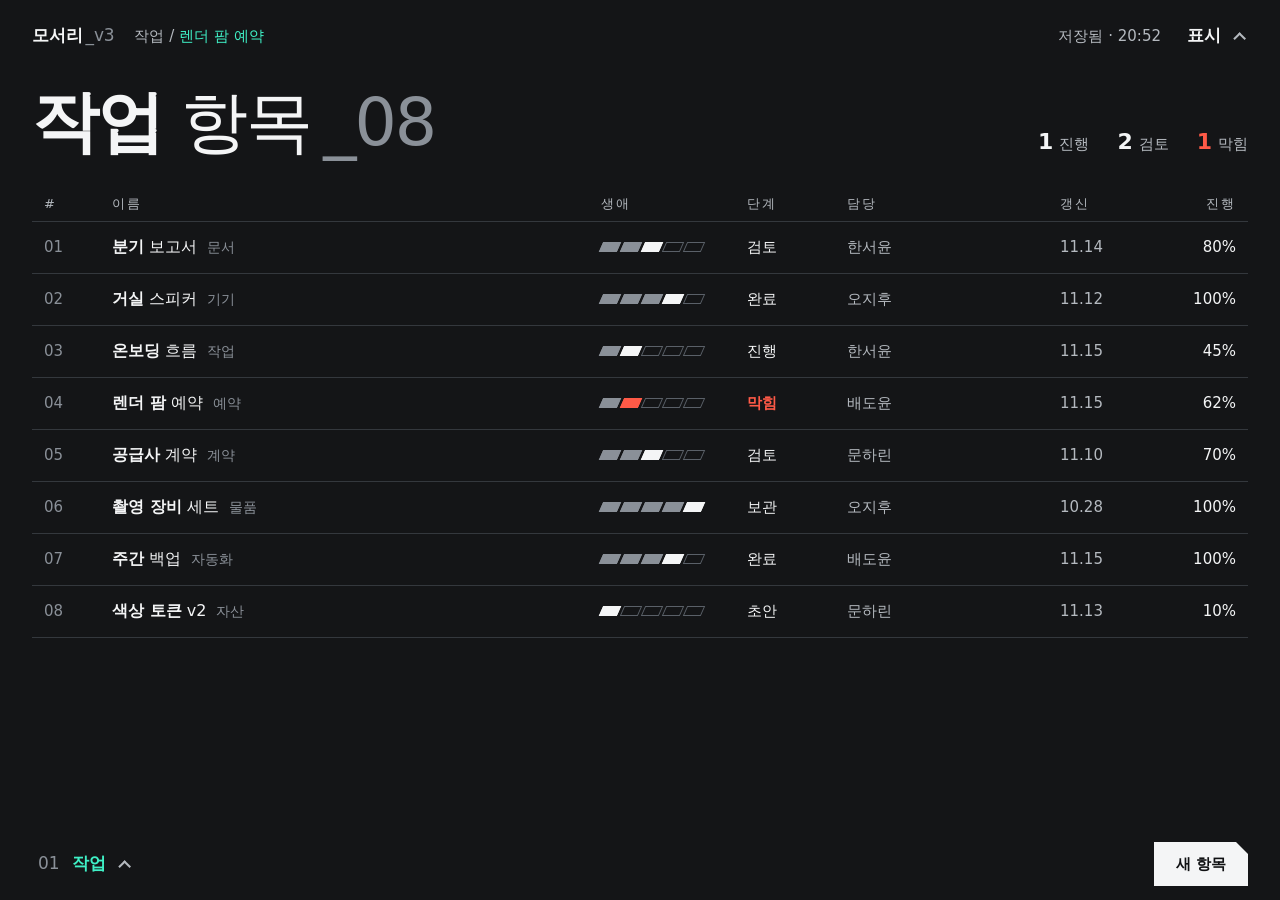
<file: lab/fable-v3/index.html>
<!doctype html>
<html lang="ko">
<head>
<meta charset="utf-8">
<meta name="viewport" content="width=device-width, initial-scale=1">
<title>모서리 _초안 v3</title>
<!-- 시각 초안. 모든 항목·저장·삭제·되돌리기는 이 페이지 메모리 안에서만 동작하는 시연이며,
     실제로 저장되지 않는다. 새로 고치면 처음 상태로 돌아간다. 외부 요청 없음. -->
<style>
/* ───────── 토큰 ───────── */
:root{
  --bg:#141517;          /* 바탕: 무광 차콜 */
  --s1:#1b1d20;          /* 면 1 */
  --s2:#24272b;          /* 면 2 */
  --line:#34383d;        /* 구분선 */
  --line-2:#5a6068;      /* 조작부 테두리 */
  --t1:#f4f5f6;          /* 글자 1 */
  --t2:#b4b9bf;          /* 글자 2 */
  --t3:#8a9098;          /* 글자 3 (최저, 바탕 대비 5.9:1) */
  --me:#3ff0c6;          /* 민트 = 당신의 위치와 목소리 */
  --stop:#ff5a47;        /* 막힘 */
  --c:12px;              /* 모따기 크기 */
  --edge:72px;           /* 위아래 가장자리 띠 */
  --pad:32px;
  --fast:110ms; --mid:180ms; --slow:260ms;
  --ease:cubic-bezier(.2,0,.1,1);
  --font:"Pretendard Variable",Pretendard,"SUIT Variable","Inter","Noto Sans KR","Apple SD Gothic Neo","Malgun Gothic",system-ui,sans-serif;
}
body.no-mint{--me:#ffffff}
*{box-sizing:border-box;margin:0}
html,body{height:100%}
body{background:var(--bg);color:var(--t1);font:400 15px/1.5 var(--font);
  font-feature-settings:"tnum" 1;-webkit-font-smoothing:antialiased;overflow:hidden}
button,input,textarea{font:inherit;color:inherit;background:none;border:0;outline:0}
button{cursor:pointer}
.lab{font-size:13px;letter-spacing:.14em;text-transform:uppercase;color:var(--t2);font-weight:500}
.num{font-variant-numeric:tabular-nums}
b{font-weight:800} .thin{font-weight:200}
.us{color:var(--t3);font-weight:300;margin-left:.18em} /* _접미 */

/* ───────── 형태: 모따기 ─────────
   모따기는 "이 요소가 열리는 쪽"에만 한 번. 닫힌 것은 직각. */
.cut{position:relative;isolation:isolate;background:var(--bd,var(--line-2));
  clip-path:polygon(0 0,calc(100% - var(--c)) 0,100% var(--c),100% 100%,0 100%)}
.cut::before{content:"";position:absolute;inset:var(--bw,1px);z-index:-1;background:var(--fill,var(--bg));
  clip-path:polygon(0 0,calc(100% - var(--c)) 0,100% var(--c),100% 100%,0 100%)}
.cut.tl,.cut.tl::before{clip-path:polygon(var(--c) 0,100% 0,100% 100%,0 100%,0 var(--c))}

/* ───────── 조작부 ───────── */
.btn{height:44px;padding:0 22px;font-weight:600;font-size:15px;display:inline-flex;align-items:center;gap:10px;
  transition:transform var(--fast) var(--ease);white-space:nowrap}
.btn.pri{--bd:var(--t1);--fill:var(--t1);color:#101113}
.btn.sec{--bd:var(--line-2);--fill:var(--bg);color:var(--t1)}
.btn.txt{padding:0 6px;color:var(--t2);font-weight:500;text-decoration:underline;text-underline-offset:5px;text-decoration-color:var(--line-2)}
.btn.danger{color:var(--stop);text-decoration-color:var(--stop)}
.btn.pri:hover,.btn.pri.is-hover{--fill:#fff;--bd:#fff;transform:translate(-1px,-1px)}
.btn.sec:hover,.btn.sec.is-hover{--bd:var(--t1);--fill:var(--s1)}
.btn.txt:hover,.btn.txt.is-hover{color:var(--t1);text-decoration-color:var(--t1)}
.btn:active,.btn.is-pressed{transform:translate(1px,1px)}
.btn.pri:active,.btn.pri.is-pressed{--fill:#cfd2d6;--bd:#cfd2d6}
.btn.cut:focus-visible,.btn.cut.is-focus{--bd:var(--me);--bw:2px}
.btn.txt:focus-visible,.btn.txt.is-focus,.row:focus-visible,.seg button:focus-visible,.menu button:focus-visible,
.corner-btn:focus-visible,.tog:focus-visible,.chk:focus-visible{outline:2px solid var(--me);outline-offset:2px}
.btn[disabled],.btn.is-disabled{--bd:var(--line);--fill:var(--s1);color:var(--t3);cursor:not-allowed;transform:none}
.btn.is-loading{--fill:var(--s2);--bd:var(--s2);color:var(--t1);overflow:hidden}
.btn.is-loading::after{content:"";position:absolute;left:0;bottom:0;height:2px;width:40%;background:var(--t1);animation:sweep 1.1s var(--ease) infinite}
@keyframes sweep{from{transform:translateX(-100%)}to{transform:translateX(250%)}}

.field{display:block}
.field>span{display:block;margin-bottom:8px}
.field input,.field textarea{width:100%;background:var(--s1);padding:12px 14px;border-bottom:1px solid var(--line-2);
  caret-color:var(--me);resize:none;transition:background var(--fast)}
.field input:hover,.field textarea:hover{background:var(--s2)}
.field input:focus,.field textarea:focus,.field.is-focus input{background:var(--s2);border-bottom:2px solid var(--me);padding-bottom:11px}
.field.err input{border-bottom:2px solid var(--stop);padding-bottom:11px}
.field .msg{display:block;margin-top:6px;font-size:13px;color:var(--stop)}
.field.voice textarea{color:var(--me)} /* 당신이 남긴 말 */

.seg{display:flex;gap:2px}
.seg button{flex:1;height:44px;background:var(--s1);color:var(--t2);font-weight:500;transition:background var(--fast),color var(--fast)}
.seg button:hover{background:var(--s2);color:var(--t1)}
.seg button[aria-pressed=true]{background:var(--t1);color:#101113;font-weight:700}

.tog{display:inline-flex;align-items:center;gap:12px;height:44px;color:var(--t1)}
.tog i{width:44px;height:22px;background:var(--s2);border:1px solid var(--line-2);position:relative;transition:background var(--fast)}
.tog i::after{content:"";position:absolute;top:2px;left:2px;width:16px;height:16px;background:var(--t2);transition:transform var(--mid) var(--ease),background var(--fast)}
.tog[aria-checked=true] i{background:var(--t1);border-color:var(--t1)}
.tog[aria-checked=true] i::after{transform:translateX(22px);background:#101113}
.tog.warn[aria-checked=true] i{background:var(--stop);border-color:var(--stop)}

.chk{display:inline-flex;align-items:center;gap:12px;height:44px}
.chk i{width:20px;height:20px;border:1px solid var(--line-2);display:grid;place-items:center;font-style:normal;font-size:14px;font-weight:800;color:transparent}
.chk[aria-checked=true] i{border-color:var(--t1);background:var(--t1);color:#101113}

/* 생애 궤적: 흐름 방향으로 기운 다섯 칸 */
.life{display:inline-flex;gap:3px;transform:skewX(-24deg);transform-origin:left}
.life i{width:18px;height:10px;border:1px solid var(--line-2)}
.life i.past{background:var(--t3);border-color:var(--t3)}
.life i.now{background:var(--t1);border-color:var(--t1)}
.life.blocked i.now{background:var(--stop);border-color:var(--stop)}
.life.big{gap:6px} .life.big i{width:clamp(48px,9vw,132px);height:26px}

/* ───────── 재질: 유리 = 잠깐 떠 있는 것만 ───────── */
.glass{--fill:rgba(32,35,39,.58);--bd:rgba(255,255,255,.28);backdrop-filter:blur(22px) saturate(1.3);-webkit-backdrop-filter:blur(22px) saturate(1.3)}
body.no-glass .glass{--fill:#202327;--bd:var(--line-2);backdrop-filter:none;-webkit-backdrop-filter:none}

/* ───────── 가장자리 ───────── */
.corner{position:fixed;z-index:30;display:flex;align-items:center;gap:20px;height:var(--edge)}
/* 위치는 .corner 에만. .cut.tl(모따기 방향)과 이름이 겹치므로 반드시 한정한다. */
.corner.tl{top:0;left:var(--pad)} .corner.tr{top:0;right:var(--pad)} .corner.bl{bottom:0;left:var(--pad)} .corner.br{bottom:0;right:var(--pad)}
.mark{font-size:17px;letter-spacing:-.01em}
.path{color:var(--t2)} .path em{font-style:normal;color:var(--me)}
.sys{color:var(--t2)} .sys button{color:var(--t1);text-decoration:underline;text-underline-offset:4px;margin-left:8px}
.corner-btn{height:44px;display:inline-flex;align-items:center;gap:12px;font-size:17px;font-weight:600}
.corner-btn .n{color:var(--t3);font-weight:400}
.corner-btn .cur{color:var(--me)}
.corner-btn .car{width:9px;height:9px;border-top:2px solid var(--t2);border-right:2px solid var(--t2);transform:rotate(-45deg) translateY(3px);transition:transform var(--mid) var(--ease)}
.corner-btn[aria-expanded=true] .car{transform:rotate(135deg) translateY(3px)}

.menu{position:fixed;z-index:40;min-width:260px;padding:10px 0;display:none}
.menu.open{display:block}
.menu.nav{left:var(--pad);bottom:calc(var(--edge) - 6px)}
.menu.view{right:var(--pad);top:calc(var(--edge) - 6px)}
.menu button{display:flex;width:100%;align-items:center;gap:14px;height:48px;padding:0 20px;font-size:17px;color:var(--t2);text-align:left;
  opacity:0;transform:translateY(6px);animation:rise var(--mid) var(--ease) forwards}
.menu button:nth-child(2){animation-delay:30ms}.menu button:nth-child(3){animation-delay:60ms}.menu button:nth-child(4){animation-delay:90ms}
@keyframes rise{to{opacity:1;transform:none}}
.menu button:hover{color:var(--t1);background:rgba(255,255,255,.07)}
.menu button .n{color:var(--t3);width:24px}
.menu button[aria-current=true]{color:var(--me);font-weight:700}
.menu button .st{margin-left:auto;color:var(--t3);font-size:14px}
.menu .lab{padding:8px 20px 6px;display:block}

/* ───────── 가운데 ───────── */
main{position:fixed;inset:var(--edge) 0;overflow:auto;padding:8px var(--pad) 40px}
main>.view{display:none} main>.view.on{display:block;animation:fade var(--slow) var(--ease)} /* .menu.view 와 구분 */
@keyframes fade{from{opacity:0}to{opacity:1}}
h1{font-size:clamp(40px,5.2vw,68px);line-height:1.05;letter-spacing:-.03em;font-weight:200}
.head{display:flex;align-items:flex-end;justify-content:space-between;gap:24px;margin:8px 0 28px;flex-wrap:wrap}
.tally{display:flex;gap:28px;color:var(--t2)} .tally b{color:var(--t1);font-size:22px;margin-right:6px} .tally .bad b{color:var(--stop)}

/* 목록 */
.cols,.row{display:grid;grid-template-columns:52px minmax(220px,2.4fr) 130px 84px minmax(90px,1fr) 96px 64px;align-items:center;column-gap:16px}
.cols{height:36px;border-bottom:1px solid var(--line);padding:0 12px}
.row{min-height:52px;padding:0 12px;border-bottom:1px solid var(--line);cursor:pointer;position:relative;
  transition:min-height var(--mid) var(--ease),background var(--fast)}
.row:hover{background:var(--s1)}
.row .i{color:var(--t3)} .row .nm{font-size:16px;transition:font-size var(--mid) var(--ease);white-space:nowrap;overflow:hidden;text-overflow:ellipsis}
.row .ty{color:var(--t3);margin-left:10px;font-size:14px}
.row .o,.row .d{color:var(--t2)} .row .p{text-align:right}
.row .s.blocked{color:var(--stop);font-weight:700}
/* 선택 = 색칠이 아니라 확대 */
.row[aria-selected=true]{min-height:96px;background:var(--s1)}
.row[aria-selected=true] .nm{font-size:32px;letter-spacing:-.02em;font-weight:200}
.row[aria-selected=true] .nm b{font-weight:800}
.row[aria-selected=true]::before{content:"";position:absolute;left:0;top:0;bottom:0;width:3px;background:var(--me)}
.row[aria-selected=true] .i{color:var(--me);font-weight:700}

/* 살핌판 */
.insp{position:fixed;z-index:20;top:var(--edge);bottom:var(--edge);right:0;width:min(420px,100vw);--c:28px;
  padding:34px 32px 28px;display:flex;flex-direction:column;gap:22px;overflow:auto;
  transform:translateX(102%);visibility:hidden;transition:transform var(--slow) var(--ease),visibility 0s linear var(--slow)}
.insp.open{transform:none;visibility:visible;transition-delay:0s}
.insp h2{font-size:28px;font-weight:200;letter-spacing:-.02em;line-height:1.15}
.insp .top{display:flex;justify-content:space-between;align-items:center}
.insp .acts{margin-top:auto;display:flex;gap:10px;align-items:center;flex-wrap:wrap}

/* 전시 */
#stage{min-height:100%;display:none;flex-direction:column;justify-content:center;padding:0 0 4vh}
#stage.on{display:flex}
#stage h1{font-size:clamp(56px,10.5vw,168px);line-height:.98;margin:18px 0 0 -.04em;overflow-wrap:anywhere}
#stage .say{color:var(--me);font-size:clamp(17px,1.5vw,21px);max-width:30em;margin-top:28px;line-height:1.6}
#stage .track{margin-top:56px}
#stage .steps{display:flex;gap:6px;margin-top:14px;transform:translateX(-6px)}
#stage .steps span{width:clamp(48px,9vw,132px);color:var(--t3);font-size:14px}
#stage .steps span.now{color:var(--t1);font-weight:700}
.pairs{display:flex;gap:56px;margin-top:48px;flex-wrap:wrap}
.pairs div b{display:block;font-size:14px;font-weight:700}
.pairs div span{font-size:22px;font-weight:200}

/* 견본 */
#spec{max-width:1180px}
/* #spec>.sec 로 한정: .btn.sec(보조 단추)와 이름이 겹친다 */
#spec>.sec{display:grid;grid-template-columns:200px 1fr;gap:24px;padding:36px 0;border-top:1px solid var(--line)}
#spec>.sec>header p{color:var(--t2);margin-top:10px;font-size:14px;max-width:16em}
#spec>.sec h3{font-size:22px;font-weight:200} #spec>.sec h3 b{font-weight:800}
.grid{display:grid;grid-template-columns:repeat(auto-fill,minmax(170px,1fr));gap:22px 18px;align-items:end}
.cell>.lab{display:block;margin-bottom:10px;font-size:12px}
.sw{height:64px;display:flex;align-items:flex-end;padding:8px 10px;font-size:13px;border:1px solid var(--line)}
.rule{font-size:clamp(20px,2.1vw,28px);font-weight:200;line-height:1.35;max-width:26em}
.rule b{font-weight:800}
.rules{display:grid;gap:18px}

@media (max-width:860px){
  :root{--pad:18px}
  .cols span:nth-child(n+5),.row>:nth-child(n+5){display:none}
  .cols,.row{grid-template-columns:40px 1fr 110px 70px}
  #spec>.sec{grid-template-columns:1fr}
  .path,.sys span{display:none}
}
@media (max-width:520px){
  .cols span:nth-child(3),.row>:nth-child(3){display:none}
  .cols,.row{grid-template-columns:28px minmax(0,1fr) auto;column-gap:12px}
  .row .ty{display:none}
  .row[aria-selected=true]{min-height:72px}
  .row[aria-selected=true] .nm{font-size:22px}
  .head{margin-bottom:18px}
}
@media (prefers-reduced-motion:reduce){*{animation-duration:.01ms!important;transition-duration:.01ms!important}}
</style>
</head>
<body>

<!-- 왼쪽 위: 어디인가 -->
<div class="corner tl">
  <span class="mark"><b>모서리</b><span class="us">_v3</span></span>
  <span class="path" id="path"></span>
</div>

<!-- 오른쪽 위: 시스템이 말하는 자리 (알림도 여기서만) -->
<div class="corner tr">
  <span class="sys" id="sys" role="status" aria-live="polite"><span>저장됨 · 20:52</span></span>
  <button class="corner-btn" id="viewBtn" aria-expanded="false" aria-controls="viewMenu">표시 <i class="car"></i></button>
</div>
<div class="menu view cut tl glass" id="viewMenu" role="menu">
  <span class="lab">재질 · 색</span>
  <button role="menuitemcheckbox" data-opt="glass" aria-checked="true">유리 <span class="st">켬</span></button>
  <button role="menuitemcheckbox" data-opt="mint" aria-checked="true">민트 <span class="st">켬</span></button>
</div>

<main id="main">
  <!-- 01 작업: 밀집 -->
  <section class="view on" id="work">
    <div class="head">
      <h1><b>작업</b> 항목<span class="us" id="count">_08</span></h1>
      <div class="tally" id="tally"></div>
    </div>
    <div class="cols lab" aria-hidden="true"><span>#</span><span>이름</span><span>생애</span><span>단계</span><span>담당</span><span>갱신</span><span style="text-align:right">진행</span></div>
    <div id="rows" role="listbox" aria-label="항목"></div>
  </section>

  <!-- 02 전시: 조용함 -->
  <section class="view" id="stage">
    <span class="lab" id="stLab"></span>
    <h1 id="stTitle"></h1>
    <p class="say" id="stSay"></p>
    <div class="track">
      <div class="life big" id="stLife"></div>
      <div class="steps" id="stSteps"></div>
    </div>
    <div class="pairs" id="stPairs"></div>
  </section>

  <!-- 03 견본 -->
  <section class="view" id="spec">
    <div class="head"><h1><b>견본</b> 언어<span class="us">_06</span></h1></div>

    <div class="sec"><header><h3><b>01</b> 규칙</h3><p>이 초안이 스스로 지키는 다섯 문장.</p></header>
      <div class="rules">
        <p class="rule"><b>가운데는 내용의 것.</b> 시스템은 네 모서리에서 글자로만 말한다. 판·카드·옆줄 없음.</p>
        <p class="rule"><b>선택은 확대다.</b> 고른 것은 색칠되지 않고 커진다.</p>
        <p class="rule"><b>모따기는 열리는 쪽에 한 번.</b> 닫힌 것은 직각으로 둔다.</p>
        <p class="rule"><b>유리는 잠깐 떠 있는 것만.</b> 늘 있는 것은 무광이다.</p>
        <p class="rule"><b>민트는 당신이다.</b> 당신의 위치, 당신이 남긴 말. 시스템은 민트로 말하지 않는다.</p>
      </div>
    </div>

    <div class="sec"><header><h3><b>02</b> 글자</h3><p>한 줄 안에서 굵기를 바꾸고 _로 끊는다. 크기 단은 넷.</p></header>
      <div style="display:grid;gap:18px">
        <div style="font-size:clamp(48px,7vw,96px);line-height:1;letter-spacing:-.03em" class="thin"><b>굵게</b> 얇게<span class="us">_끝</span></div>
        <div style="font-size:32px;letter-spacing:-.02em" class="thin"><b>렌더 팜</b> 예약 <span class="us">_32</span></div>
        <div>본문 15. 글자 2단계 회색까지만 본문에 쓴다. 숫자는 고정폭 0123456789. <span class="us">_15</span></div>
        <div class="lab">라벨 13 · LABEL · 넓은 자간 <span class="us">_13</span></div>
      </div>
    </div>

    <div class="sec"><header><h3><b>03</b> 재질 · 색</h3><p>회색 넷, 글자 셋, 민트 하나, 막힘 하나.</p></header>
      <div class="grid">
        <div class="sw" style="background:var(--bg)">바탕</div>
        <div class="sw" style="background:var(--s1)">면 1</div>
        <div class="sw" style="background:var(--s2)">면 2</div>
        <div class="sw" style="background:var(--t1);color:#101113">글자 1 · 주 행동</div>
        <div class="sw" style="background:var(--me);color:#101113">민트 · 당신</div>
        <div class="sw" style="background:var(--stop);color:#101113">막힘</div>
      </div>
    </div>

    <div class="sec"><header><h3><b>04</b> 단추</h3><p>주 행동은 흰색. 민트로 칠하지 않는다.</p></header>
      <div class="grid">
        <div class="cell"><span class="lab">기본</span><button class="btn pri cut">저장</button></div>
        <div class="cell"><span class="lab">올림</span><button class="btn pri cut is-hover">저장</button></div>
        <div class="cell"><span class="lab">초점</span><button class="btn pri cut is-focus">저장</button></div>
        <div class="cell"><span class="lab">누름</span><button class="btn pri cut is-pressed">저장</button></div>
        <div class="cell"><span class="lab">진행 중</span><button class="btn pri cut is-loading">저장 중</button></div>
        <div class="cell"><span class="lab">불가</span><button class="btn pri cut is-disabled" disabled>저장</button></div>
        <div class="cell"><span class="lab">보조</span><button class="btn sec cut">보관</button></div>
        <div class="cell"><span class="lab">보조 · 초점</span><button class="btn sec cut is-focus">보관</button></div>
        <div class="cell"><span class="lab">글자</span><button class="btn txt">되돌리기</button></div>
        <div class="cell"><span class="lab">위험</span><button class="btn txt danger">삭제</button></div>
      </div>
    </div>

    <div class="sec"><header><h3><b>05</b> 입력 · 선택</h3><p>켜짐은 흰색으로 찬다. 초점만 민트.</p></header>
      <div class="grid" style="grid-template-columns:repeat(auto-fill,minmax(240px,1fr))">
        <label class="field"><span class="lab">빈 칸</span><input placeholder="이름"></label>
        <label class="field is-focus"><span class="lab">초점</span><input value="한서윤"></label>
        <label class="field err"><span class="lab">오류</span><input value="한서"><span class="msg">두 글자 이름은 이미 있습니다.</span></label>
        <label class="field voice"><span class="lab">남긴 말</span><textarea rows="2">금요일 전에 한 번 더 본다.</textarea></label>
        <div class="cell"><span class="lab">단계</span><div class="seg demo"><button aria-pressed="false">초안</button><button aria-pressed="true">진행</button><button aria-pressed="false">검토</button></div></div>
        <div class="cell"><span class="lab">켬 · 끔</span><button class="tog" role="switch" aria-checked="true"><i></i>알림</button> &nbsp; <button class="tog" role="switch" aria-checked="false"><i></i>공유</button></div>
        <div class="cell"><span class="lab">확인</span><button class="chk" role="checkbox" aria-checked="true"><i>✓</i>포함</button> &nbsp; <button class="chk" role="checkbox" aria-checked="false"><i>✓</i>제외</button></div>
      </div>
    </div>

    <div class="sec"><header><h3><b>06</b> 생애</h3><p>상태는 색이 아니라 궤적의 위치다. 색은 막힘 하나뿐.</p></header>
      <div class="grid" id="lifeSpec"></div>
    </div>
  </section>
</main>

<!-- 살핌판: 유리, 내용 쪽 모서리가 열림 -->
<aside class="insp cut tl glass" id="insp" aria-label="항목 살피기">
  <div class="top"><span class="lab" id="inLab"></span><button class="btn txt" id="inClose">닫기 Esc</button></div>
  <h2 id="inTitle"></h2>
  <label class="field voice"><span class="lab">남긴 말</span><textarea rows="2" id="inNote"></textarea></label>
  <div><span class="lab" style="display:block;margin-bottom:8px">단계</span><div class="seg" id="inSeg"></div></div>
  <button class="tog warn" role="switch" aria-checked="false" id="inBlock"><i></i>막힘으로 표시</button>
  <div class="acts">
    <button class="btn pri cut" id="inSave">저장</button>
    <button class="btn sec cut" id="inShow">전시로 보기</button>
    <button class="btn txt danger" id="inDel">삭제</button>
  </div>
</aside>

<!-- 왼쪽 아래: 어디로 갈까 -->
<div class="menu nav cut glass" id="navMenu" role="menu">
  <button role="menuitem" data-view="work"><span class="n">01</span>작업</button>
  <button role="menuitem" data-view="stage"><span class="n">02</span>전시</button>
  <button role="menuitem" data-view="spec"><span class="n">03</span>견본</button>
</div>
<div class="corner bl">
  <button class="corner-btn" id="navBtn" aria-expanded="false" aria-controls="navMenu"><span class="n" id="navN">01</span><span class="cur" id="navCur">작업</span><i class="car"></i></button>
</div>

<!-- 오른쪽 아래: 지금 할 수 있는 한 가지 -->
<div class="corner br" id="br"></div>

<script>
const STAGES=["초안","진행","검토","완료","보관"];
let items=[
 {b:"분기",r:"보고서",ty:"문서",st:2,o:"한서윤",d:"11.14",p:80,note:"숫자는 맞다. 문장만 줄이면 된다."},
 {b:"거실",r:"스피커",ty:"기기",st:3,o:"오지후",d:"11.12",p:100,note:"왼쪽 채널 수리 끝. 한 달 더 지켜본다."},
 {b:"온보딩",r:"흐름",ty:"작업",st:1,o:"한서윤",d:"11.15",p:45,note:"세 번째 화면에서 사람들이 멈춘다."},
 {b:"렌더 팜",r:"예약",ty:"예약",st:1,o:"배도윤",d:"11.15",p:62,blocked:true,note:"노드 둘이 응답 없음. 금요일 전에 한 번 더 본다."},
 {b:"공급사",r:"계약",ty:"계약",st:2,o:"문하린",d:"11.10",p:70,note:"7조만 남았다."},
 {b:"촬영 장비",r:"세트",ty:"물품",st:4,o:"오지후",d:"10.28",p:100,note:"삼각대 하나는 다음 촬영 전에 교체."},
 {b:"주간",r:"백업",ty:"자동화",st:3,o:"배도윤",d:"11.15",p:100,note:"조용하면 잘 되고 있는 것."},
 {b:"색상 토큰",r:"v2",ty:"자산",st:0,o:"문하린",d:"11.13",p:10,note:"회색 단계를 넷으로 줄여 본다."}
];
let sel=3, view="work", sysTimer;
const $=s=>document.querySelector(s), pad=n=>String(n).padStart(2,"0");
const life=(it,big)=>`<span class="life${big?" big":""}${it.blocked?" blocked":""}" aria-hidden="true">${STAGES.map((_,i)=>`<i class="${i<it.st?"past":i==it.st?"now":""}"></i>`).join("")}</span>`;
const stName=it=>it.blocked?"막힘":STAGES[it.st];

function renderRows(){
  $("#rows").innerHTML=items.map((it,i)=>`<div class="row" role="option" tabindex="0" data-i="${i}" aria-selected="${i===sel&&$("#insp").classList.contains("open")}">
    <span class="i num">${pad(i+1)}</span>
    <span class="nm"><b>${it.b}</b> ${it.r}<span class="ty">${it.ty}</span></span>
    <span>${life(it)}</span><span class="s${it.blocked?" blocked":""}">${stName(it)}</span>
    <span class="o">${it.o}</span><span class="d num">${it.d}</span><span class="p num">${it.p}%</span></div>`).join("");
  $("#count").textContent="_"+pad(items.length);
  const c=k=>items.filter(k).length;
  $("#tally").innerHTML=`<span><b>${c(x=>x.st==1&&!x.blocked)}</b>진행</span><span><b>${c(x=>x.st==2)}</b>검토</span><span class="bad"><b>${c(x=>x.blocked)}</b>막힘</span>`;
}
function renderInsp(){
  const it=items[sel]; if(!it)return;
  $("#inLab").textContent=`항목 _${pad(sel+1)} · ${it.ty}`;
  $("#inTitle").innerHTML=`<b>${it.b}</b> ${it.r}`;
  $("#inNote").value=it.note;
  $("#inSeg").innerHTML=STAGES.map((s,i)=>`<button data-st="${i}" aria-pressed="${i===it.st}">${s}</button>`).join("");
  $("#inBlock").setAttribute("aria-checked",!!it.blocked);
}
function renderStage(){
  const it=items[sel]; if(!it)return;
  $("#stLab").textContent=`전시 _${pad(sel+1)}/${pad(items.length)} · ${it.ty}`;
  $("#stTitle").innerHTML=`<b>${it.b}</b> ${it.r}`;
  $("#stSay").textContent=it.note;
  $("#stLife").outerHTML=life(it,true).replace('class="life','id="stLife" class="life');
  $("#stSteps").innerHTML=STAGES.map((s,i)=>`<span class="${i===it.st?"now":""}">${i===it.st&&it.blocked?"막힘":s}</span>`).join("");
  $("#stPairs").innerHTML=`<div><b>담당</b><span>${it.o}</span></div><div><b>갱신</b><span class="num">${it.d}</span></div><div><b>진행</b><span class="num">${it.p}%</span></div>`;
}
function renderCorners(){
  const names={work:"작업",stage:"전시",spec:"견본"}, n={work:"01",stage:"02",spec:"03"};
  $("#navN").textContent=n[view]; $("#navCur").textContent=names[view];
  document.querySelectorAll("#navMenu button").forEach(b=>b.setAttribute("aria-current",b.dataset.view===view));
  const it=items[sel];
  $("#path").innerHTML=view==="spec"?`견본 / 언어`:`${names[view]} / <em>${it?it.b+" "+it.r:"—"}</em>`;
  $("#br").innerHTML=view==="work"?`<button class="btn pri cut" id="add">새 항목</button>`
    :view==="stage"?`<button class="btn txt" id="prev">이전</button><button class="btn sec cut" id="next">다음</button>`:"";
}
function say(html,ms=4500){clearTimeout(sysTimer);$("#sys").innerHTML=html;
  sysTimer=setTimeout(()=>$("#sys").innerHTML="<span>저장됨 · 방금</span>",ms)}
function go(v){view=v;document.querySelectorAll("main>.view").forEach(e=>e.classList.toggle("on",e.id===v));
  if(v!=="work")closeInsp(); renderStage(); renderCorners(); $("#main").scrollTop=0}
/* 줄을 다시 그리면 초점이 사라지므로: 열면 살핌판으로, 닫으면 원래 줄로 초점을 돌려준다 */
function openInsp(i){sel=i;$("#insp").classList.add("open");renderRows();renderInsp();renderCorners();$("#inClose").focus({preventScroll:true})}
function closeInsp(){const was=$("#insp").classList.contains("open");$("#insp").classList.remove("open");renderRows();
  if(was&&view==="work"){const r=$(`#rows .row[data-i="${sel}"]`);if(r)r.focus({preventScroll:true})}}
function closeMenus(back){["nav","view"].forEach(k=>{const m=$("#"+k+"Menu");
  if(back===true&&m.classList.contains("open"))$("#"+k+"Btn").focus();
  m.classList.remove("open");$("#"+k+"Btn").setAttribute("aria-expanded",false)})}
function toggleMenu(k){const m=$("#"+k+"Menu"),o=!m.classList.contains("open");closeMenus();
  if(o){m.classList.add("open");$("#"+k+"Btn").setAttribute("aria-expanded",true);m.querySelector("button").focus()}}

document.addEventListener("click",e=>{
  const t=e.target.closest("button,.row"); 
  if(!e.target.closest(".menu,.corner-btn"))closeMenus();
  if(!t)return;
  if(t.id==="navBtn")return toggleMenu("nav");
  if(t.id==="viewBtn")return toggleMenu("view");
  if(t.dataset.view){closeMenus();go(t.dataset.view);$("#navBtn").focus();return}
  if(t.dataset.opt){const on=t.getAttribute("aria-checked")!=="true";t.setAttribute("aria-checked",on);
    t.querySelector(".st").textContent=on?"켬":"끔";document.body.classList.toggle("no-"+t.dataset.opt,!on);return}
  if(t.classList.contains("row")){const i=+t.dataset.i;
    (i===sel&&$("#insp").classList.contains("open"))?closeInsp():openInsp(i);return}
  if(t.id==="inClose")return closeInsp();
  if(t.dataset.st&&t.closest("#inSeg")){items[sel].st=+t.dataset.st;renderInsp();renderRows();return}
  if(t.id==="inBlock"){items[sel].blocked=!items[sel].blocked;renderInsp();renderRows();return}
  if(t.id==="inSave"){items[sel].note=$("#inNote").value;t.classList.add("is-loading");t.textContent="저장 중";
    setTimeout(()=>{t.classList.remove("is-loading");t.textContent="저장";say("<span>저장됨 · 방금</span>")},700);return}
  if(t.id==="inShow")return go("stage");
  if(t.id==="inDel"){const gone=items.splice(sel,1)[0],at=sel;sel=Math.min(sel,items.length-1);closeInsp();renderCorners();
    say(`<span>${gone.b} ${gone.r} 삭제됨</span><button id="undo">되돌리기</button>`,7000);
    $("#undo").onclick=()=>{items.splice(at,0,gone);sel=at;renderRows();renderCorners();say("<span>되돌림</span>")};return}
  if(t.id==="add"){items.push({b:"새",r:"항목",ty:"작업",st:0,o:"나",d:"11.15",p:0,note:""});openInsp(items.length-1);
    say("<span>초안이 만들어졌습니다</span>");$("#inNote").focus();return}
  if(t.id==="next"||t.id==="prev"){sel=(sel+(t.id==="next"?1:-1)+items.length)%items.length;renderStage();renderCorners();return}
  if(t.closest(".seg.demo")){t.parentNode.querySelectorAll("button").forEach(b=>b.setAttribute("aria-pressed",b===t));return}
  if(t.matches("#spec .tog,#spec .chk")){t.setAttribute("aria-checked",t.getAttribute("aria-checked")!=="true")}
});
document.addEventListener("keydown",e=>{
  if(e.key==="Escape"){if(document.querySelector(".menu.open")){closeMenus(true)}else closeInsp()}
  if((e.key==="Enter"||e.key===" ")&&e.target.classList.contains("row")){e.preventDefault();e.target.click()}
  const m=e.target.closest(".menu");
  if(m&&(e.key==="ArrowDown"||e.key==="ArrowUp")){e.preventDefault();const b=[...m.querySelectorAll("button")],i=b.indexOf(e.target);
    b[(i+(e.key==="ArrowDown"?1:-1)+b.length)%b.length].focus()}
});
$("#lifeSpec").innerHTML=STAGES.map((s,i)=>`<div class="cell"><span class="lab">${s}</span>${life({st:i})}</div>`).join("")
  +`<div class="cell"><span class="lab" style="color:var(--stop)">막힘</span>${life({st:1,blocked:true})}</div>`;
renderRows();renderInsp();renderStage();renderCorners();
const h=location.hash.slice(1);if(["stage","spec"].includes(h))go(h);if(h==="open")openInsp(3);if(h==="menu"){toggleMenu("nav")}
</script>
</body>
</html>
</file>
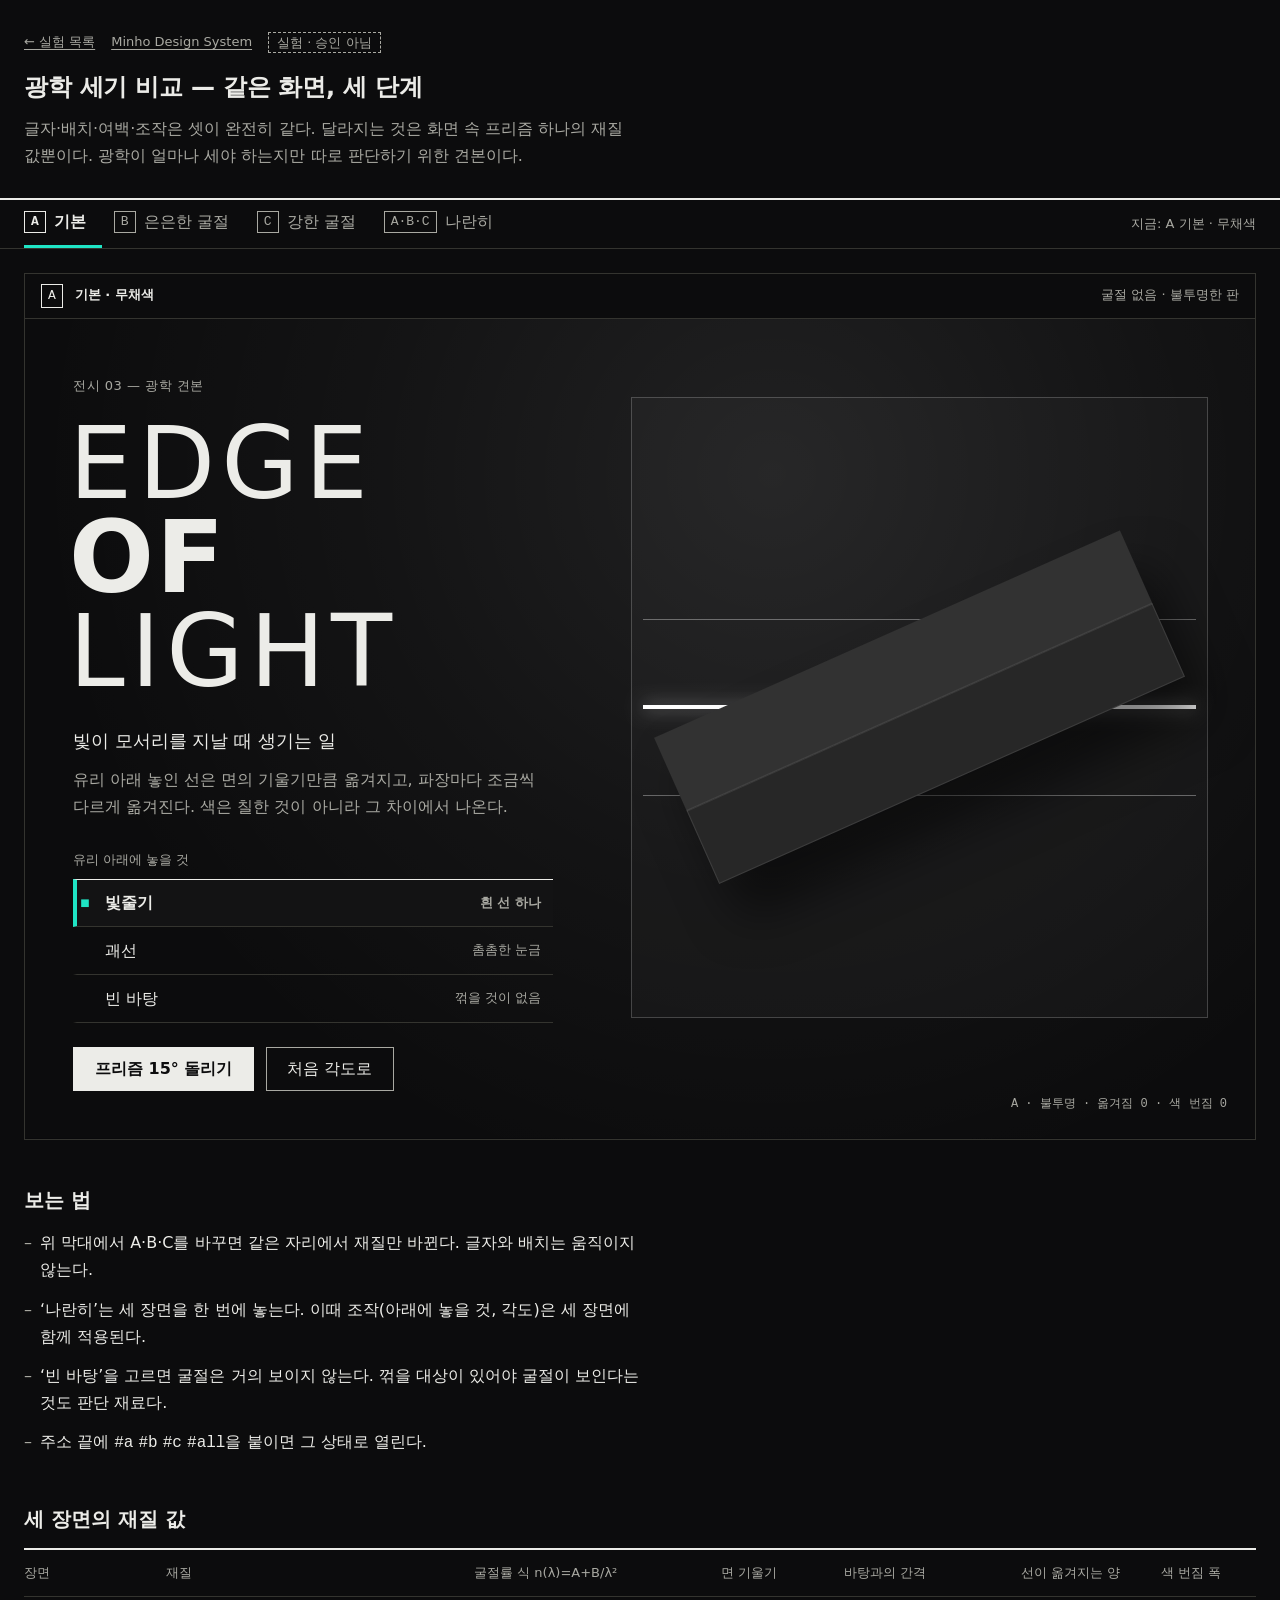
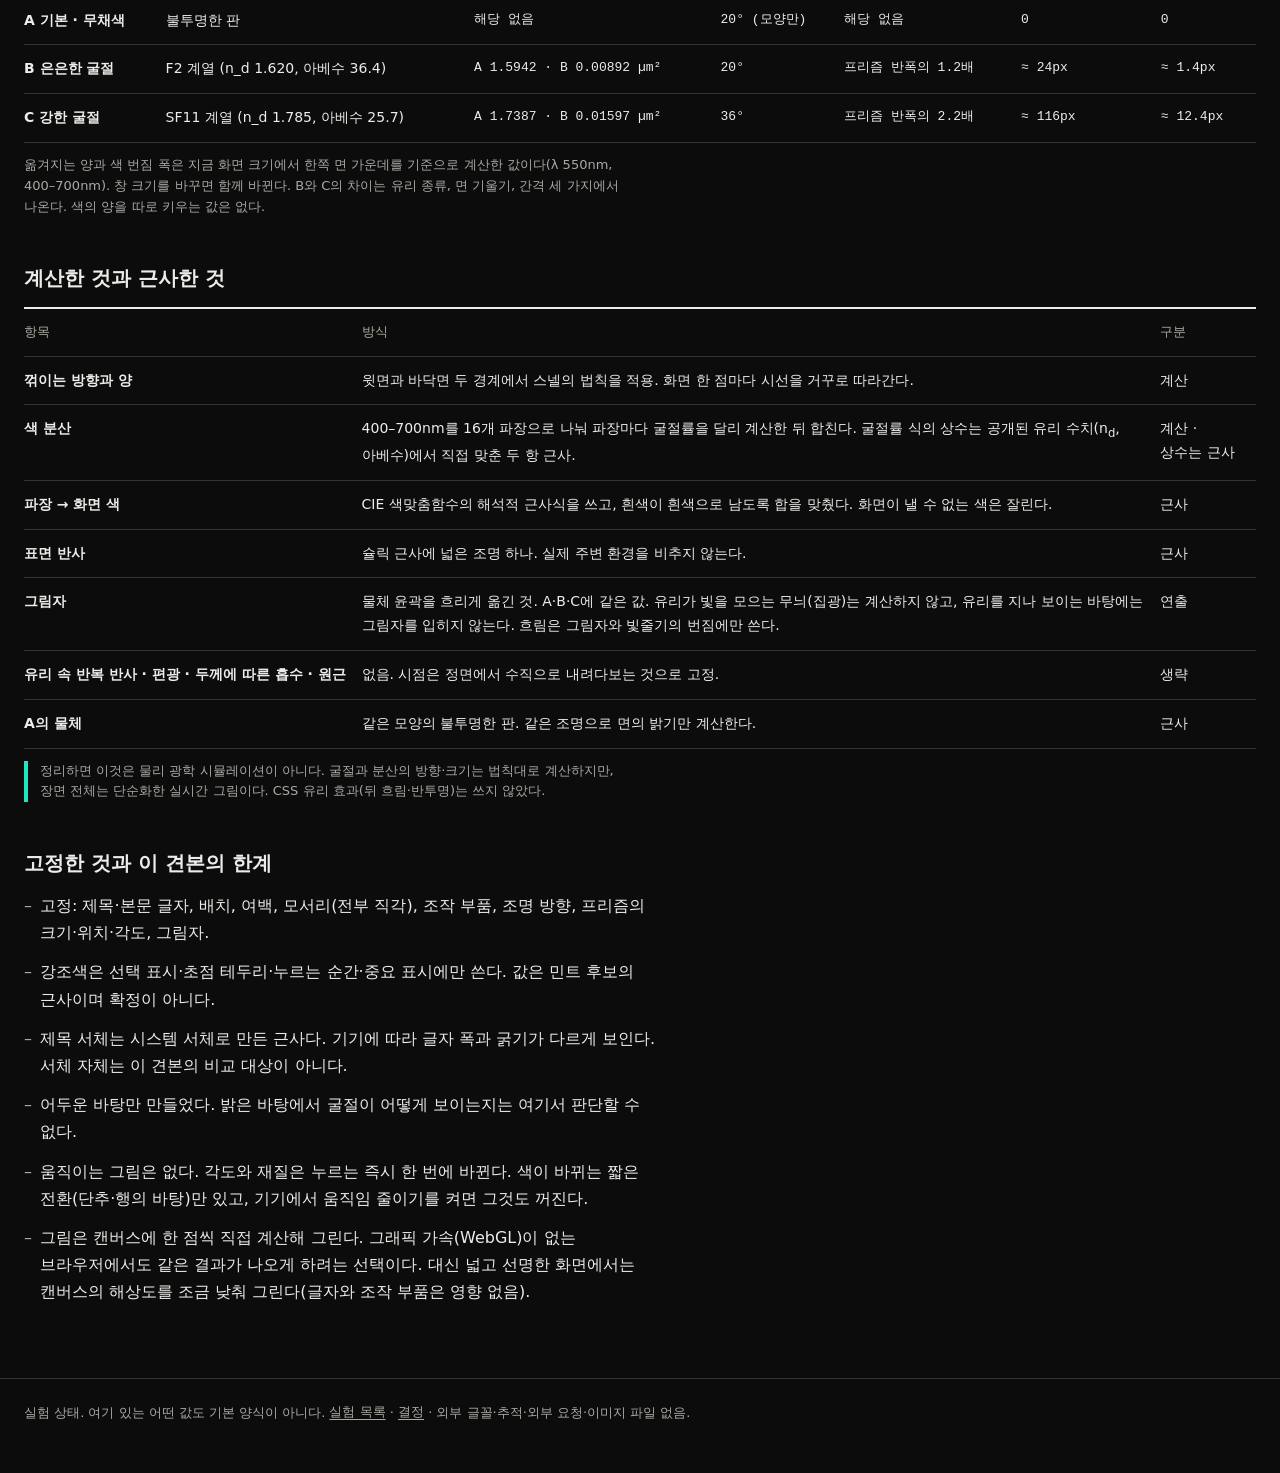
<file: lab/optical-compare/index.html>
<!doctype html>
<html lang="ko">
<head>
<meta charset="utf-8">
<meta name="viewport" content="width=device-width, initial-scale=1">
<title>광학 세기 비교 · 실험 · Minho Design System</title>
<meta name="description" content="같은 화면에 광학 세기만 세 단계로 바꿔 보는 실험. 기본 무채색, 은은한 굴절, 강한 굴절. 승인된 양식이 아니다.">
<meta name="robots" content="noindex">
<meta name="color-scheme" content="dark">
<style>
/* 광학 세기 비교 — 상태: 실험. 외부 요청·외부 글꼴·이미지 파일 없음.
   세 장면은 같은 HTML·같은 CSS·같은 그리기 코드를 쓰고, 달라지는 것은 캔버스 안 물체의 재질 값뿐이다. */
:root {
  color-scheme: dark;
  --bg: #0c0c0d;
  --panel: #131314;
  --text: #ecece8;
  --text-2: #a9a9a2;
  --line: #34342f;
  --line-strong: #ecece8;
  --accent: #1fe5c5;            /* 강조색 후보(민트 근사값). 조작·중요 표시에만 쓴다. */
  --sans: system-ui, -apple-system, "Segoe UI", "Apple SD Gothic Neo", "Malgun Gothic", "Noto Sans KR", "Noto Sans CJK KR", sans-serif;
  --mono: ui-monospace, "SFMono-Regular", Consolas, "Liberation Mono", monospace;
  --dur: 140ms;
}
@media (prefers-reduced-motion: reduce) { :root { --dur: 0ms; } }
*, *::before, *::after { box-sizing: border-box; border-radius: 0; }
html { -webkit-text-size-adjust: 100%; }
body { margin: 0; background: var(--bg); color: var(--text); font: 400 1rem/1.7 var(--sans); word-break: keep-all; overflow-wrap: anywhere; }
h1, h2, h3, p, ul, dl, dd, fieldset, legend { margin: 0; padding: 0; }
fieldset { border: 0; min-width: 0; }
ul { list-style: none; }
a { color: inherit; text-decoration: underline; text-decoration-thickness: 1px; text-underline-offset: 0.2em; }
a:hover { text-decoration-color: var(--accent); text-decoration-thickness: 2px; }
button, input { font: inherit; color: inherit; }
:focus-visible { outline: 2px solid var(--accent); outline-offset: 3px; }
.vh { position: absolute; width: 1px; height: 1px; overflow: hidden; clip-path: inset(50%); white-space: nowrap; }
.skip { position: absolute; left: 16px; top: -100px; background: var(--text); color: var(--bg); padding: 10px 16px; z-index: 30; }
.skip:focus { top: 8px; }
.wrap { max-width: 92rem; margin: 0 auto; padding: 0 24px; }
@media (max-width: 480px) { .wrap { padding: 0 16px; } }

/* 머리 — 평범한 문서 글자. 표현적인 제목은 장면 안에만 있다. */
.top { padding: 20px 0 28px; }
.crumbs { font-size: 0.8125rem; color: var(--text-2); display: flex; flex-wrap: wrap; gap: 4px 16px; align-items: center; }
.crumbs a { display: inline-flex; align-items: center; min-height: 44px; }
.crumbs .st { border: 1px dashed var(--text-2); padding: 3px 8px; line-height: 1; }
.top h1 { font-size: 1.5rem; line-height: 1.3; font-weight: 700; letter-spacing: -0.01em; margin-top: 8px; }
.top .lead { max-width: 40em; color: var(--text-2); margin-top: 12px; }

/* 전환 막대 */
.bar { position: sticky; top: 0; z-index: 20; background: var(--bg); border-top: 2px solid var(--line-strong); border-bottom: 1px solid var(--line); }
.bar .wrap { display: flex; flex-wrap: wrap; align-items: center; gap: 0 24px; }
.seg { display: flex; flex-wrap: wrap; }
.seg label { position: relative; display: flex; align-items: center; gap: 8px; min-height: 48px; padding: 0 16px 0 0; margin-right: 12px; cursor: pointer; color: var(--text-2); border-bottom: 3px solid transparent; }
.seg input { position: absolute; opacity: 0; width: 100%; height: 100%; left: 0; top: 0; margin: 0; cursor: pointer; }
.seg .k { font-family: var(--mono); font-size: 0.8125rem; border: 1px solid currentColor; padding: 0 6px; line-height: 1.5; }
.seg label:hover { color: var(--text); }
.seg label:has(input:checked) { color: var(--text); font-weight: 700; border-bottom-color: var(--accent); }
.seg label:has(input:focus-visible) { outline: 2px solid var(--accent); outline-offset: -2px; }
.bar .now { font-size: 0.8125rem; color: var(--text-2); margin-left: auto; padding: 8px 0; }

/* 장면 */
#scenes { display: grid; gap: 24px; padding: 24px 0 8px; scroll-margin-top: 120px; }
#scenes[data-view="all"] { grid-template-columns: repeat(3, minmax(0, 1fr)); gap: 12px; }
@media (max-width: 1099px) { #scenes[data-view="all"] { grid-template-columns: 1fr; gap: 24px; } }
.scene { container-type: inline-size; border: 1px solid var(--line); background: var(--bg); min-width: 0; }
.scene-tag { display: flex; flex-wrap: wrap; align-items: baseline; gap: 4px 12px; padding: 10px 16px; border-bottom: 1px solid var(--line); font-size: 0.8125rem; }
.scene-tag .k { font-family: var(--mono); border: 1px solid var(--text); padding: 0 6px; }
.scene-tag .n { font-weight: 700; }
.scene-tag .d { color: var(--text-2); margin-left: auto; text-align: right; }
.stage { position: relative; isolation: isolate; display: grid; grid-template-columns: minmax(0, 1fr); overflow: hidden; background: var(--bg); }
.stage canvas { position: absolute; inset: 0; width: 100%; height: 100%; z-index: -1; display: block; }
.anchor { min-height: 280px; }
.copy { padding: 8px 20px 28px; display: grid; gap: 0; align-content: start; }
.eyebrow { font-size: 0.8125rem; color: var(--text-2); letter-spacing: 0.04em; }
/* 표현 제목: 시스템 서체로 만든 근사. 가벼운 굵기·넓은 자간·굵기 분절. 세 장면에서 동일. */
.display { font-size: clamp(2.5rem, 13.5cqi, 6.25rem); line-height: 0.94; font-weight: 200; font-stretch: 125%; letter-spacing: 0.06em; text-transform: uppercase; margin: 20px 0 0 -0.04em; }
.display b { font-weight: 800; letter-spacing: 0.02em; }
.sub { font-size: 1.125rem; line-height: 1.5; margin-top: 28px; }
.body { color: var(--text-2); max-width: 30em; margin-top: 12px; }
.pick { margin-top: 28px; max-width: 30em; }
.pick legend { font-size: 0.8125rem; color: var(--text-2); padding-bottom: 8px; }
.pick legend + label { border-top: 1px solid var(--line-strong); }
.pick label { position: relative; display: grid; grid-template-columns: 16px 1fr auto; gap: 0 12px; align-items: center; min-height: 48px; padding: 6px 12px 6px 0; border-bottom: 1px solid var(--line); border-left: 4px solid transparent; cursor: pointer; transition: background var(--dur); }
.pick input { position: absolute; opacity: 0; inset: 0; width: 100%; height: 100%; margin: 0; cursor: pointer; }
.pick .m { text-align: center; color: var(--accent); visibility: hidden; font-size: 0.625rem; }
.pick .v { font-size: 0.8125rem; color: var(--text-2); }
.pick label:hover { background: #1a1a1b; }
.pick label:has(input:checked) { border-left-color: var(--accent); background: var(--panel); font-weight: 700; }
.pick label:has(input:checked) .m { visibility: visible; }
.pick label:has(input:focus-visible) { outline: 2px solid var(--accent); outline-offset: -2px; }
.btns { display: flex; flex-wrap: wrap; gap: 12px; margin-top: 24px; }
.btn { min-height: 44px; padding: 0 20px; border: 2px solid var(--line-strong); background: var(--text); color: var(--bg); font-weight: 700; cursor: pointer; transition: background var(--dur), border-color var(--dur); }
.btn:hover, .btn:active { background: var(--accent); border-color: var(--accent); }
.btn.quiet { background: var(--bg); color: var(--text); border: 1px solid var(--text-2); font-weight: 400; }
.btn.quiet:hover, .btn.quiet:active { background: var(--bg); border-color: var(--accent); }
.plate { font: 400 0.75rem/1.6 var(--mono); color: var(--text-2); padding: 0 20px 16px; }
.plate b { color: var(--text); font-weight: 400; }

@container (min-width: 760px) {
  .stage { grid-template-columns: minmax(0, 5fr) minmax(0, 6fr); grid-template-rows: 1fr auto; min-height: clamp(600px, 80vh, 860px); }
  .copy { grid-column: 1; grid-row: 1 / 3; padding: 56px 0 48px 48px; align-content: center; }
  .anchor { grid-column: 2; grid-row: 1; min-height: 0; }
  .plate { grid-column: 2; grid-row: 2; text-align: right; padding: 0 28px 24px; }
}

/* 아래 설명 */
.notes { padding: 40px 0 72px; display: grid; gap: 48px; }
.notes > section { min-width: 0; }
.notes h2 { font-size: 1.25rem; line-height: 1.3; margin-bottom: 16px; }
.notes .prose { max-width: 40em; display: grid; gap: 12px; }
.notes .prose li { padding-left: 16px; position: relative; }
.notes .prose li::before { content: "–"; position: absolute; left: 0; color: var(--text-2); }
.tbl { width: 100%; border-collapse: collapse; border-top: 2px solid var(--line-strong); font-size: 0.875rem; }
.tbl th, .tbl td { text-align: left; vertical-align: top; padding: 12px 16px 12px 0; border-bottom: 1px solid var(--line); font-weight: 400; }
.tbl thead th { color: var(--text-2); font-size: 0.8125rem; }
.tbl tbody th { font-weight: 700; white-space: nowrap; }
.tbl td.num { font-family: var(--mono); font-size: 0.8125rem; }
.scroll { overflow-x: auto; }
.scroll .tbl { min-width: 44rem; }
.scroll:focus-visible { outline-offset: 0; }
.small { font-size: 0.8125rem; color: var(--text-2); line-height: 1.6; max-width: 46em; margin-top: 12px; }
.imp { border-left: 4px solid var(--accent); padding-left: 12px; }
footer { border-top: 1px solid var(--line); padding: 12px 0 40px; font-size: 0.8125rem; color: var(--text-2); }
footer a { display: inline-flex; align-items: center; min-height: 44px; }
</style>
</head>
<body>
<a class="skip" href="#scenes">장면으로 건너뛰기</a>

<header class="top">
  <div class="wrap">
    <p class="crumbs"><a href="../">← 실험 목록</a><a href="../../">Minho Design System</a><span class="st">실험 · 승인 아님</span></p>
    <h1>광학 세기 비교 — 같은 화면, 세 단계</h1>
    <p class="lead">글자·배치·여백·조작은 셋이 완전히 같다. 달라지는 것은 화면 속 프리즘 하나의 재질 값뿐이다. 광학이 얼마나 세야 하는지만 따로 판단하기 위한 견본이다.</p>
  </div>
</header>

<div class="bar">
  <div class="wrap">
    <fieldset class="seg" id="view">
      <legend class="vh">광학 세기 선택</legend>
      <label><input type="radio" name="view" value="a" checked><span class="k">A</span>기본</label>
      <label><input type="radio" name="view" value="b"><span class="k">B</span>은은한 굴절</label>
      <label><input type="radio" name="view" value="c"><span class="k">C</span>강한 굴절</label>
      <label><input type="radio" name="view" value="all"><span class="k">A·B·C</span>나란히</label>
    </fieldset>
    <p class="now" id="now" role="status" aria-live="polite"></p>
  </div>
</div>

<main>
  <div class="wrap">
    <div id="scenes" data-view="a">
      <article class="scene" data-optic="a">
        <header class="scene-tag"><span class="k" data-f="key">A</span><span class="n" data-f="name">기본 · 무채색</span><span class="d" data-f="desc">굴절 없음</span></header>
        <div class="stage">
          <canvas aria-hidden="true"></canvas>
          <div class="anchor" aria-hidden="true"></div>
          <div class="copy">
            <p class="eyebrow">전시 03 — 광학 견본</p>
            <h2 class="display">Edge<br><b>of</b> light</h2>
            <p class="sub">빛이 모서리를 지날 때 생기는 일</p>
            <p class="body">유리 아래 놓인 선은 면의 기울기만큼 옮겨지고, 파장마다 조금씩 다르게 옮겨진다. 색은 칠한 것이 아니라 그 차이에서 나온다.</p>
            <fieldset class="pick">
              <legend>유리 아래에 놓을 것</legend>
              <label><input type="radio" name="bg-0" value="beam" checked><span class="m" aria-hidden="true">■</span><span>빛줄기</span><span class="v">흰 선 하나</span></label>
              <label><input type="radio" name="bg-0" value="rule"><span class="m" aria-hidden="true">■</span><span>괘선</span><span class="v">촘촘한 눈금</span></label>
              <label><input type="radio" name="bg-0" value="none"><span class="m" aria-hidden="true">■</span><span>빈 바탕</span><span class="v">꺾을 것이 없음</span></label>
            </fieldset>
            <div class="btns">
              <button type="button" class="btn" data-act="rot">프리즘 15° 돌리기</button>
              <button type="button" class="btn quiet" data-act="reset">처음 각도로</button>
            </div>
          </div>
          <p class="plate" data-f="plate"></p>
        </div>
      </article>
    </div>
    <noscript><p class="small imp">이 견본은 스크립트로 캔버스에 그린다. 스크립트가 꺼져 있으면 글자와 조작 틀만 보인다.</p></noscript>

    <div class="notes">
      <section aria-labelledby="n-how">
        <h2 id="n-how">보는 법</h2>
        <ul class="prose">
          <li>위 막대에서 A·B·C를 바꾸면 같은 자리에서 재질만 바뀐다. 글자와 배치는 움직이지 않는다.</li>
          <li>‘나란히’는 세 장면을 한 번에 놓는다. 이때 조작(아래에 놓을 것, 각도)은 세 장면에 함께 적용된다.</li>
          <li>‘빈 바탕’을 고르면 굴절은 거의 보이지 않는다. 꺾을 대상이 있어야 굴절이 보인다는 것도 판단 재료다.</li>
          <li>주소 끝에 <code>#a</code> <code>#b</code> <code>#c</code> <code>#all</code>을 붙이면 그 상태로 열린다.</li>
        </ul>
      </section>

      <section aria-labelledby="n-val">
        <h2 id="n-val">세 장면의 재질 값</h2>
        <div class="scroll" tabindex="0" role="region" aria-labelledby="n-val">
          <table class="tbl">
            <thead><tr><th scope="col">장면</th><th scope="col">재질</th><th scope="col">굴절률 식 n(λ)=A+B/λ²</th><th scope="col">면 기울기</th><th scope="col">바탕과의 간격</th><th scope="col">선이 옮겨지는 양</th><th scope="col">색 번짐 폭</th></tr></thead>
            <tbody id="vals"></tbody>
          </table>
        </div>
        <p class="small">옮겨지는 양과 색 번짐 폭은 지금 화면 크기에서 한쪽 면 가운데를 기준으로 계산한 값이다(λ 550nm, 400–700nm). 창 크기를 바꾸면 함께 바뀐다. B와 C의 차이는 유리 종류, 면 기울기, 간격 세 가지에서 나온다. 색의 양을 따로 키우는 값은 없다.</p>
      </section>

      <section aria-labelledby="n-true">
        <h2 id="n-true">계산한 것과 근사한 것</h2>
        <div class="scroll" tabindex="0" role="region" aria-labelledby="n-true">
          <table class="tbl">
            <thead><tr><th scope="col">항목</th><th scope="col">방식</th><th scope="col">구분</th></tr></thead>
            <tbody>
              <tr><th scope="row">꺾이는 방향과 양</th><td>윗면과 바닥면 두 경계에서 스넬의 법칙을 적용. 화면 한 점마다 시선을 거꾸로 따라간다.</td><td>계산</td></tr>
              <tr><th scope="row">색 분산</th><td>400–700nm를 16개 파장으로 나눠 파장마다 굴절률을 달리 계산한 뒤 합친다. 굴절률 식의 상수는 공개된 유리 수치(n<sub>d</sub>, 아베수)에서 직접 맞춘 두 항 근사.</td><td>계산 · 상수는 근사</td></tr>
              <tr><th scope="row">파장 → 화면 색</th><td>CIE 색맞춤함수의 해석적 근사식을 쓰고, 흰색이 흰색으로 남도록 합을 맞췄다. 화면이 낼 수 없는 색은 잘린다.</td><td>근사</td></tr>
              <tr><th scope="row">표면 반사</th><td>슐릭 근사에 넓은 조명 하나. 실제 주변 환경을 비추지 않는다.</td><td>근사</td></tr>
              <tr><th scope="row">그림자</th><td>물체 윤곽을 흐리게 옮긴 것. A·B·C에 같은 값. 유리가 빛을 모으는 무늬(집광)는 계산하지 않고, 유리를 지나 보이는 바탕에는 그림자를 입히지 않는다. 흐림은 그림자와 빛줄기의 번짐에만 쓴다.</td><td>연출</td></tr>
              <tr><th scope="row">유리 속 반복 반사 · 편광 · 두께에 따른 흡수 · 원근</th><td>없음. 시점은 정면에서 수직으로 내려다보는 것으로 고정.</td><td>생략</td></tr>
              <tr><th scope="row">A의 물체</th><td>같은 모양의 불투명한 판. 같은 조명으로 면의 밝기만 계산한다.</td><td>근사</td></tr>
            </tbody>
          </table>
        </div>
        <p class="small imp">정리하면 이것은 물리 광학 시뮬레이션이 아니다. 굴절과 분산의 방향·크기는 법칙대로 계산하지만, 장면 전체는 단순화한 실시간 그림이다. CSS 유리 효과(뒤 흐림·반투명)는 쓰지 않았다.</p>
      </section>

      <section aria-labelledby="n-fix">
        <h2 id="n-fix">고정한 것과 이 견본의 한계</h2>
        <ul class="prose">
          <li>고정: 제목·본문 글자, 배치, 여백, 모서리(전부 직각), 조작 부품, 조명 방향, 프리즘의 크기·위치·각도, 그림자.</li>
          <li>강조색은 선택 표시·초점 테두리·누르는 순간·중요 표시에만 쓴다. 값은 민트 후보의 근사이며 확정이 아니다.</li>
          <li>제목 서체는 시스템 서체로 만든 근사다. 기기에 따라 글자 폭과 굵기가 다르게 보인다. 서체 자체는 이 견본의 비교 대상이 아니다.</li>
          <li>어두운 바탕만 만들었다. 밝은 바탕에서 굴절이 어떻게 보이는지는 여기서 판단할 수 없다.</li>
          <li>움직이는 그림은 없다. 각도와 재질은 누르는 즉시 한 번에 바뀐다. 색이 바뀌는 짧은 전환(단추·행의 바탕)만 있고, 기기에서 움직임 줄이기를 켜면 그것도 꺼진다.</li>
          <li>그림은 캔버스에 한 점씩 직접 계산해 그린다. 그래픽 가속(WebGL)이 없는 브라우저에서도 같은 결과가 나오게 하려는 선택이다. 대신 넓고 선명한 화면에서는 캔버스의 해상도를 조금 낮춰 그린다(글자와 조작 부품은 영향 없음).</li>
        </ul>
      </section>
    </div>
  </div>
</main>

<footer>
  <div class="wrap"><p>실험 상태. 여기 있는 어떤 값도 기본 양식이 아니다. <a href="../">실험 목록</a> · <a href="../../decisions/">결정</a> · 외부 글꼴·추적·외부 요청·이미지 파일 없음.</p></div>
</footer>

<script>
(function () {
  'use strict';

  /* 세 장면의 유일한 차이. 표와 캡션도 이 값에서 만든다. */
  var OPT = {
    a: { key: 'A', name: '기본 · 무채색', desc: '굴절 없음 · 불투명한 판', glass: null, face: 20, gap: 1.2 },
    b: { key: 'B', name: '은은한 굴절', desc: '가벼운 플린트 유리 · 완만한 면',
         glass: { label: 'F2 계열 (n_d 1.620, 아베수 36.4)', A: 1.5942, B: 0.00892 }, face: 20, gap: 1.2 },
    c: { key: 'C', name: '강한 굴절', desc: '무거운 플린트 유리 · 가파른 면',
         glass: { label: 'SF11 계열 (n_d 1.785, 아베수 25.7)', A: 1.7387, B: 0.01597 }, face: 36, gap: 2.2 }
  };
  var N = 16, L0 = 400, L1 = 700, BASE_ROT = -24;
  var LIGHT = [-0.4915, -0.5617, 0.6655];   /* 왼쪽 위에서 오는 넓은 조명 (y는 아래 방향) */
  var state = { view: 'a', bg: 'beam', rot: 0, shown: 0 };

  /* 파장 → 선형 sRGB 가중치 (CIE 1931 색맞춤함수의 해석적 근사, Wyman·Sloan·Shirley 2013) */
  function g(x, m, s1, s2) { var t = (x - m) / (x < m ? s1 : s2); return Math.exp(-0.5 * t * t); }
  function lambdaAt(i) { return L0 + (L1 - L0) * (i + 0.5) / N; }
  var WGT = (function () {
    var w = new Float32Array(N * 3), sum = [0, 0, 0], i, c;
    for (i = 0; i < N; i++) {
      var l = lambdaAt(i);
      var X = 1.056 * g(l, 599.8, 37.9, 31.0) + 0.362 * g(l, 442.0, 16.0, 26.7) - 0.065 * g(l, 501.1, 20.4, 26.2);
      var Y = 0.821 * g(l, 568.8, 46.9, 40.5) + 0.286 * g(l, 530.9, 16.3, 31.1);
      var Z = 1.217 * g(l, 437.0, 11.8, 36.0) + 0.681 * g(l, 459.0, 26.0, 13.8);
      var rgb = [3.2406 * X - 1.5372 * Y - 0.4986 * Z, -0.9689 * X + 1.8758 * Y + 0.0415 * Z, 0.0557 * X - 0.2040 * Y + 1.0570 * Z];
      for (c = 0; c < 3; c++) { var v = Math.max(0, rgb[c]); w[i * 3 + c] = v; sum[c] += v; }
    }
    for (i = 0; i < N; i++) for (c = 0; c < 3; c++) w[i * 3 + c] /= sum[c];
    return w;
  })();
  function ior(gl, nm) { var um = nm / 1000; return gl.A + gl.B / (um * um); }
  var DEC = new Float32Array(256);
  for (var di = 0; di < 256; di++) DEC[di] = Math.pow(di / 255, 2.2);
  var ENC = new Uint8Array(4097);   /* 선형 밝기 → 화면 값. 어두운 쪽이 촘촘하도록 제곱근 자리에 둔다 */
  for (var ei = 0; ei <= 4096; ei++) ENC[ei] = Math.round(255 * Math.pow((ei / 4096) * (ei / 4096), 1 / 2.2));
  function enc(v) { return v <= 0 ? 0 : v >= 1 ? 255 : ENC[(Math.sqrt(v) * 4096 + 0.5) | 0]; }

  /* 표에 적는 수치: 한쪽 면 가운데에서의 옮겨짐(px). 아래 그리기와 같은 식. */
  function shiftAt(o, nm, W) {
    var n = ior(o.glass, nm), phi = o.face * Math.PI / 180, slope = Math.tan(phi);
    var inside = phi - Math.asin(Math.sin(phi) / n);
    var s = n * Math.sin(inside); if (s >= 1) return NaN;
    return Math.tan(inside) * (slope * W * 0.5) + Math.tan(Math.asin(s)) * (o.gap * W);
  }

  function Scene(el, idx) {
    this.el = el; this.idx = idx;
    this.stage = el.querySelector('.stage');
    this.canvas = el.querySelector('canvas');
    this.anchor = el.querySelector('.anchor');
    this.ctx = this.canvas.getContext('2d');
    this.base = document.createElement('canvas');   /* 바탕 면과 선 */
    this.back = document.createElement('canvas');   /* 바탕 + 그림자 */
    this.geo = null;
    var radios = el.querySelectorAll('.pick input');
    for (var i = 0; i < radios.length; i++) radios[i].name = 'bg-' + idx;
    var self = this;
    this.ro = new ResizeObserver(function () { self.layout(); });
    this.ro.observe(this.stage);
  }
  Scene.prototype.layout = function () {
    var sr = this.stage.getBoundingClientRect(), ar = this.anchor.getBoundingClientRect();
    if (sr.width < 2 || sr.height < 2) return;
    var dpr = Math.min(window.devicePixelRatio || 1, 2);
    var w = Math.round(sr.width * dpr), h = Math.round(sr.height * dpr);
    var W = Math.max(28, Math.min(80, Math.min(ar.width, ar.height) * 0.125));
    var L = Math.min(ar.width * 0.38, ar.height * 0.6, W * 4.6);
    dpr = Math.max(1, Math.min(dpr, Math.sqrt(260000 / (4 * L * W))));   /* 한 번 그리는 시간을 묶어 두기 위한 상한 */
    this.geo = {
      dpr: dpr, w: w, h: h, cssW: sr.width, cssH: sr.height,
      aw: ar.width, ah: ar.height,
      cx: ar.left - sr.left + ar.width / 2, cy: ar.top - sr.top + ar.height / 2,
      W: W, L: L
    };
    if (this.canvas.width !== w || this.canvas.height !== h) { this.canvas.width = w; this.canvas.height = h; }
    this.drawBase(); this.render(); this.caption();
  };
  /* 바탕: 직접 그린 무채색 면. 왼쪽 위에서 오는 약한 빛, 직각 판 하나, 그 위의 선. */
  Scene.prototype.drawBase = function () {
    var G = this.geo, c = this.base; if (!G) return;
    c.width = G.w; c.height = G.h;
    var x = c.getContext('2d', { willReadFrequently: true }); x.setTransform(G.dpr, 0, 0, G.dpr, 0, 0);
    x.fillStyle = '#0c0c0d'; x.fillRect(0, 0, G.cssW, G.cssH);
    var R = Math.max(G.aw, G.ah) * 0.95;
    var gr = x.createRadialGradient(G.cx - G.aw * 0.22, G.cy - G.ah * 0.3, 0, G.cx - G.aw * 0.22, G.cy - G.ah * 0.3, R);
    gr.addColorStop(0, 'rgba(255,255,255,0.085)'); gr.addColorStop(0.55, 'rgba(255,255,255,0.03)'); gr.addColorStop(1, 'rgba(255,255,255,0)');
    x.fillStyle = gr; x.fillRect(0, 0, G.cssW, G.cssH);
    var pw = Math.min(G.aw * 0.86, G.L * 2 + G.W * 5), ph = Math.min(G.ah * 0.8, G.L * 1.3 + G.W * 5);
    var px = Math.round(G.cx - pw / 2), py = Math.round(G.cy - ph / 2); pw = Math.round(pw); ph = Math.round(ph);
    x.fillStyle = 'rgba(255,255,255,0.028)'; x.fillRect(px, py, pw, ph);
    x.strokeStyle = 'rgba(255,255,255,0.20)'; x.lineWidth = 1; x.strokeRect(px + 0.5, py + 0.5, pw - 1, ph - 1);
    if (state.bg === 'rule') {
      var step = Math.max(8, Math.round(G.W / 4)), i = 0, y, xx;
      for (y = py + step; y < py + ph - 2; y += step, i++) {
        x.fillStyle = (i % 5 === 4) ? 'rgba(255,255,255,0.62)' : 'rgba(255,255,255,0.22)';
        x.fillRect(px + 1, y, pw - 2, 1);
      }
      for (xx = px + step * 5; xx < px + pw - 2; xx += step * 5) { x.fillStyle = 'rgba(255,255,255,0.22)'; x.fillRect(xx, py + 1, 1, ph - 2); }
    } else if (state.bg === 'beam') {
      var t = Math.max(2, Math.round(G.W * 0.05)), by = Math.round(G.cy - t / 2);
      x.save(); x.shadowColor = 'rgba(255,255,255,0.55)'; x.shadowBlur = G.W * 0.22 * G.dpr;
      x.fillStyle = '#ffffff'; x.fillRect(px + 12, by, pw - 24, t); x.restore();
      x.fillStyle = 'rgba(255,255,255,0.34)'; x.fillRect(px + 12, Math.round(G.cy + G.W * 1.1), pw - 24, 1);
      x.fillRect(px + 12, Math.round(G.cy - G.W * 1.1), pw - 24, 1);
    }
  };
  Scene.prototype.render = function () {
    var G = this.geo; if (!G) return;
    var o = OPT[this.el.getAttribute('data-optic')], rot = (BASE_ROT + state.shown) * Math.PI / 180;
    var k = G.dpr, w = G.w, h = G.h, cos = Math.cos(rot), sin = Math.sin(rot);
    var Lp = G.L * k, Wp = G.W * k, cx = G.cx * k, cy = G.cy * k, i, f;

    /* 1. 바탕 + 그림자(연출: 윤곽을 흐리게 옮긴 것. 흐림은 여기에만 쓴다) */
    var b = this.back; if (b.width !== w || b.height !== h) { b.width = w; b.height = h; }
    var bx = b.getContext('2d');
    bx.setTransform(1, 0, 0, 1, 0, 0); bx.drawImage(this.base, 0, 0);
    bx.save(); bx.translate(cx + 0.34 * Wp - 20000, cy + 0.44 * Wp); bx.rotate(rot);
    bx.shadowColor = 'rgba(0,0,0,0.5)'; bx.shadowBlur = 0.6 * Wp; bx.shadowOffsetX = 20000;
    bx.fillStyle = '#000'; bx.fillRect(-Lp, -Wp, Lp * 2, Wp * 2); bx.restore();
    this.ctx.setTransform(1, 0, 0, 1, 0, 0); this.ctx.drawImage(b, 0, 0);

    /* 2. 면마다, 파장마다 시선이 옮겨지는 양 (스넬의 법칙, 두 경계) */
    var slope = Math.tan(o.face * Math.PI / 180), gap = o.gap * Wp, nlen = Math.sqrt(slope * slope + 1);
    var d1x = [new Float32Array(N), new Float32Array(N)], d1y = [new Float32Array(N), new Float32Array(N)];
    var o2x = [new Float32Array(N), new Float32Array(N)], o2y = [new Float32Array(N), new Float32Array(N)];
    var live = [new Uint8Array(N), new Uint8Array(N)], nrm = [], refl = [], lam = [], rimK = [], M = 0;
    for (f = 0; f < 2; f++) {
      var s = f ? 1 : -1, ny0 = s * slope / nlen, nz = 1 / nlen;
      var nx = -sin * ny0, ny = cos * ny0;
      nrm.push([nx, ny, nz]);
      lam.push(Math.max(0, nx * LIGHT[0] + ny * LIGHT[1] + nz * LIGHT[2]));
      var rd = (2 * nz * nx) * LIGHT[0] + (2 * nz * ny) * LIGHT[1] + (2 * nz * nz - 1) * LIGHT[2];
      var e0 = Math.min(1, Math.max(0, (rd - 0.55) / 0.43)); refl.push(0.02 + 0.2 * e0 * e0 * (3 - 2 * e0));
      rimK.push(Math.max(0, -((-sin * s) * LIGHT[0] + (cos * s) * LIGHT[1]) + 0.3));
      if (!o.glass) continue;
      for (i = 0; i < N; i++) {
        var e = ior(o.glass, lambdaAt(i)), eta = 1 / e;
        var k1 = 1 - eta * eta * (1 - nz * nz), a = -eta * nz + Math.sqrt(k1);   /* 윗면: 공기 → 유리 */
        var tx = -a * nx, ty = -a * ny, tz = -eta - a * nz;
        d1x[f][i] = tx / -tz; d1y[f][i] = ty / -tz;
        var k2 = 1 - e * e * (1 - tz * tz);                                      /* 바닥면: 유리 → 공기 */
        if (k2 > 0) { live[f][i] = 1; o2x[f][i] = e * tx / Math.sqrt(k2) * gap; o2y[f][i] = e * ty / Math.sqrt(k2) * gap; }
        M = Math.max(M, Math.hypot(d1x[f][i], d1y[f][i]) * slope * Wp + Math.hypot(o2x[f][i], o2y[f][i]));
      }
    }
    var nd = o.glass ? ior(o.glass, 587.6) : 1.5, F0 = Math.pow((nd - 1) / (nd + 1), 2);
    var R = F0 + (1 - F0) * Math.pow(1 - 1 / nlen, 5);   /* 슐릭 근사. 두 면의 기울기가 같아 값도 같다 */

    /* 3. 프리즘이 덮는 영역만 한 점씩 계산 */
    var ex = Math.abs(cos) * Lp + Math.abs(sin) * Wp + 2, ey = Math.abs(sin) * Lp + Math.abs(cos) * Wp + 2;
    var x0 = Math.max(0, Math.floor(cx - ex)), x1 = Math.min(w, Math.ceil(cx + ex));
    var y0 = Math.max(0, Math.floor(cy - ey)), y1 = Math.min(h, Math.ceil(cy + ey));
    if (x1 <= x0 || y1 <= y0) return;
    var m = Math.ceil(M) + 2;
    var rx0 = Math.max(0, x0 - m), ry0 = Math.max(0, y0 - m), rx1 = Math.min(w, x1 + m), ry1 = Math.min(h, y1 + m);
    var rw = rx1 - rx0, rh = ry1 - ry0, src = this.base.getContext('2d', { willReadFrequently: true }).getImageData(rx0, ry0, rw, rh).data;   /* 유리를 지나는 빛은 그림자를 입히지 않은 바탕에서 읽는다 */
    var lin = new Float32Array(rw * rh);
    for (i = 0; i < lin.length; i++) lin[i] = DEC[src[i * 4]];
    var bw = x1 - x0, bh = y1 - y0, tmp = this.tmp || (this.tmp = document.createElement('canvas'));
    tmp.width = bw; tmp.height = bh;
    var tctx = tmp.getContext('2d'), out = tctx.createImageData(bw, bh), od = out.data;
    var glass = !!o.glass, px, py, wr = WGT;
    for (py = 0; py < bh; py++) {
      for (px = 0; px < bw; px++) {
        var X = x0 + px + 0.5, Y = y0 + py + 0.5, dx = X - cx, dy = Y - cy;
        var qx = cos * dx + sin * dy, qy = -sin * dx + cos * dy;
        var ax = Math.abs(qx) - Lp, ay = Math.abs(qy) - Wp;
        var dist = (ax > 0 || ay > 0) ? Math.hypot(Math.max(ax, 0), Math.max(ay, 0)) : Math.max(ax, ay);
        var cov = 0.5 - dist; cov = cov < 0 ? 0 : cov > 1 ? 1 : cov;
        if (cov > 0) {
          f = qy < 0 ? 0 : 1;
          var hh = slope * Math.max(Wp - Math.abs(qy), 0), cr, cg, cb;
          if (glass) {
            cr = 0; cg = 0; cb = 0;
            var fx = d1x[f], fy = d1y[f], gx = o2x[f], gy = o2y[f], lv = live[f];
            for (i = 0; i < N; i++) {
              if (!lv[i]) continue;
              var sx = X + fx[i] * hh + gx[i] - 0.5 - rx0, sy = Y + fy[i] * hh + gy[i] - 0.5 - ry0;
              if (sx < 0) sx = 0; else if (sx > rw - 1.001) sx = rw - 1.001;
              if (sy < 0) sy = 0; else if (sy > rh - 1.001) sy = rh - 1.001;
              var ix = sx | 0, iy = sy | 0, ux = sx - ix, uy = sy - iy, p0 = iy * rw + ix;
              var v = (lin[p0] * (1 - ux) + lin[p0 + 1] * ux) * (1 - uy) + (lin[p0 + rw] * (1 - ux) + lin[p0 + rw + 1] * ux) * uy;
              cr += wr[i * 3] * v; cg += wr[i * 3 + 1] * v; cb += wr[i * 3 + 2] * v;
            }
            var tr = (1 - R) * 0.97, rf = R * refl[f];
            cr = cr * tr + rf; cg = cg * tr + rf; cb = cb * tr + rf;
          } else {
            cr = cg = cb = 0.016 * (0.45 + 1.5 * lam[f]);
          }
          /* 모양을 읽기 위한 능선과 가장자리 선. A·B·C에 같은 값 */
          var aq = Math.abs(qy), ridge = aq <= 0.4 ? 1 : aq >= 1.4 ? 0 : 1 - (aq - 0.4), rim = -dist <= 0.3 ? 1 : -dist >= 1.5 ? 0 : 1 - (-dist - 0.3) / 1.2;
          var add = 0.022 * ridge + 0.03 * rim * rimK[f];
          var oi = (py * bw + px) * 4;
          od[oi] = enc(cr + add); od[oi + 1] = enc(cg + add); od[oi + 2] = enc(cb + add); od[oi + 3] = cov * 255 + 0.5;
        }
      }
    }
    tctx.putImageData(out, 0, 0); this.ctx.drawImage(tmp, x0, y0);
  };
  Scene.prototype.caption = function () {
    var G = this.geo, key = this.el.getAttribute('data-optic'), o = OPT[key];
    var f = this.el.querySelectorAll('[data-f]');
    for (var i = 0; i < f.length; i++) {
      var n = f[i].getAttribute('data-f');
      if (n === 'key') f[i].textContent = o.key;
      else if (n === 'name') f[i].textContent = o.name;
      else if (n === 'desc') f[i].textContent = o.desc;
      else if (n === 'plate') {
        if (!o.glass || !G) f[i].textContent = o.key + ' · 불투명 · 옮겨짐 0 · 색 번짐 0';
        else {
          var m = shiftAt(o, 550, G.W), sp = Math.abs(shiftAt(o, 400, G.W) - shiftAt(o, 700, G.W));
          f[i].textContent = o.key + ' · 면 ' + o.face + '° · 옮겨짐 ≈ ' + m.toFixed(0) + 'px · 색 번짐 ≈ ' + sp.toFixed(1) + 'px';
        }
      }
    }
  };
  Scene.prototype.destroy = function () { this.ro.disconnect(); this.el.remove(); };

  var host = document.getElementById('scenes');
  var proto = host.querySelector('.scene').cloneNode(true);
  var scenes = [new Scene(host.querySelector('.scene'), 0)];
  var now = document.getElementById('now');

  function syncControls() {
    scenes.forEach(function (s) {
      var r = s.el.querySelectorAll('.pick input');
      for (var i = 0; i < r.length; i++) r[i].checked = (r[i].value === state.bg);
    });
  }
  function fillTable() {
    var tb = document.getElementById('vals'), G = scenes[0].geo, W = G ? G.W : 60;
    tb.textContent = '';
    ['a', 'b', 'c'].forEach(function (k) {
      var o = OPT[k], tr = document.createElement('tr');
      var cells = o.glass
        ? [o.glass.label, 'A ' + o.glass.A.toFixed(4) + ' · B ' + o.glass.B.toFixed(5) + ' µm²', o.face + '°', '프리즘 반폭의 ' + o.gap + '배',
           '≈ ' + shiftAt(o, 550, W).toFixed(0) + 'px', '≈ ' + Math.abs(shiftAt(o, 400, W) - shiftAt(o, 700, W)).toFixed(1) + 'px']
        : ['불투명한 판', '해당 없음', o.face + '° (모양만)', '해당 없음', '0', '0'];
      var th = document.createElement('th'); th.scope = 'row'; th.textContent = o.key + ' ' + o.name; tr.appendChild(th);
      cells.forEach(function (c, i) { var td = document.createElement('td'); if (i > 0) td.className = 'num'; td.textContent = c; tr.appendChild(td); });
      tb.appendChild(tr);
    });
  }
  function setView(v, fromHash) {
    if (!OPT[v] && v !== 'all') v = 'a';
    state.view = v;
    var want = v === 'all' ? ['a', 'b', 'c'] : [v];
    while (scenes.length > want.length) scenes.pop().destroy();
    while (scenes.length < want.length) { var el = proto.cloneNode(true); host.appendChild(el); scenes.push(new Scene(el, scenes.length)); }
    host.setAttribute('data-view', v);
    scenes.forEach(function (s, i) { s.el.setAttribute('data-optic', want[i]); s.layout(); });
    syncControls();
    var r = document.querySelector('#view input[value="' + v + '"]'); if (r) r.checked = true;
    now.textContent = v === 'all' ? '지금: A · B · C 나란히' : '지금: ' + OPT[v].key + ' ' + OPT[v].name;
    if (!fromHash) { try { history.replaceState(null, '', '#' + v); } catch (e) {} }
    fillTable();
  }
  /* 각도는 한 번에 바뀐다. 이 페이지에는 움직이는 그림이 없다. */
  function rotateTo(deg) { state.rot = state.shown = deg; scenes.forEach(function (s) { s.render(); }); }

  document.getElementById('view').addEventListener('change', function (e) { if (e.target.name === 'view') setView(e.target.value); });
  host.addEventListener('change', function (e) {
    if (!e.target.matches('.pick input')) return;
    state.bg = e.target.value; syncControls();
    scenes.forEach(function (s) { s.drawBase(); s.render(); });
  });
  host.addEventListener('click', function (e) {
    var b = e.target.closest('[data-act]'); if (!b) return;
    rotateTo(b.getAttribute('data-act') === 'rot' ? state.rot + 15 : 0);
  });
  window.addEventListener('hashchange', function () { setView(location.hash.slice(1), true); });
  window.addEventListener('resize', fillTable);
  setView(location.hash.slice(1) || 'a', true);
  window.__optical = { state: state, scenes: scenes, OPT: OPT };
})();
</script>
</body>
</html>
</file>
<file: tokens/provisional.css>
/* 잠정 토큰 — 상태: 실험. 승인된 값이 아니다.
   문서 사이트가 이 파일을 직접 읽는다. 값을 바꾸면 사이트 전체가 함께 바뀐다.
   역할 이름은 유지하고 값만 시험한다. 강조색·모서리 형태·서체는 아직 결정하지 않았다. */
:root {
  color-scheme: light dark;

  /* 색 역할 (밝은 화면) — 무채색만. 강조색 역할은 비워 둔다. */
  --c-bg: #f3f3f0;
  --c-surface: #ffffff;
  --c-text: #141414;
  --c-text-2: #55554f;
  --c-line: #cdcdc6;
  --c-line-strong: #141414;
  --c-hover: #e8e8e3;
  --c-focus: #141414;

  /* 글자 — 시스템 서체. 후보 서체(넓은 라틴 제목체·Montserrat)는 적용하지 않았다. */
  --font-sans: system-ui, -apple-system, "Segoe UI", "Apple SD Gothic Neo", "Malgun Gothic", "Noto Sans KR", "Noto Sans CJK KR", sans-serif;
  --font-mono: ui-monospace, "SFMono-Regular", Consolas, "Liberation Mono", monospace;
  --t-display: clamp(1.75rem, 1.1rem + 3.2vw, 2.75rem);
  --t-title: 1.5rem;
  --t-sub: 1.125rem;
  --t-body: 1rem;
  --t-label: 0.8125rem;
  --lh-tight: 1.25;
  --lh-body: 1.75;
  --w-regular: 400;
  --w-strong: 700;
  --measure: 38em;

  /* 간격 — 4px 기준 단계 */
  --s-1: 4px;
  --s-2: 8px;
  --s-3: 12px;
  --s-4: 16px;
  --s-5: 24px;
  --s-6: 32px;
  --s-7: 48px;
  --s-8: 72px;

  /* 선·형태 — 반경 0은 CSS 기본값이며 '직각으로 결정'했다는 뜻이 아니다. */
  --line: 1px;
  --line-strong: 2px;
  --radius: 0;
  --target: 44px;

  /* 움직임 — 상태 연결용 한 단계. reduced-motion에서는 0. */
  --dur: 120ms;
  --ease: cubic-bezier(0.2, 0, 0.2, 1);
}

@media (prefers-color-scheme: dark) {
  :root:not([data-theme="light"]) {
    --c-bg: #151515;
    --c-surface: #1d1d1c;
    --c-text: #ecece8;
    --c-text-2: #a6a69f;
    --c-line: #3b3b37;
    --c-line-strong: #ecece8;
    --c-hover: #272725;
    --c-focus: #ecece8;
  }
}
:root[data-theme="dark"] {
  color-scheme: dark;
  --c-bg: #151515;
  --c-surface: #1d1d1c;
  --c-text: #ecece8;
  --c-text-2: #a6a69f;
  --c-line: #3b3b37;
  --c-line-strong: #ecece8;
  --c-hover: #272725;
  --c-focus: #ecece8;
}
:root[data-theme="light"] { color-scheme: light; }

@media (prefers-reduced-motion: reduce) {
  :root { --dur: 0ms; }
}
</file>
<file: assets/site.css>
/* 문서 사이트 양식 — 상태: 실험. tokens/provisional.css의 역할 토큰만 사용한다. */
*, *::before, *::after { box-sizing: border-box; }
html { -webkit-text-size-adjust: 100%; scroll-padding-top: var(--s-6); }
body {
  margin: 0; background: var(--c-bg); color: var(--c-text);
  font: var(--w-regular) var(--t-body)/var(--lh-body) var(--font-sans);
  word-break: keep-all; overflow-wrap: anywhere;
}
h1, h2, h3, p, ul, ol, dl, dd, figure { margin: 0; padding: 0; }
ul, ol { list-style: none; }
a { color: inherit; text-decoration: underline; text-decoration-thickness: 1px; text-underline-offset: 0.2em; }
a:hover { text-decoration-thickness: 2px; }
:focus-visible { outline: var(--line-strong) solid var(--c-focus); outline-offset: 3px; }
button { font: inherit; color: inherit; }
code, .mono { font-family: var(--font-mono); font-size: 0.875em; }
[hidden] { display: none !important; }

.skip { position: absolute; left: var(--s-4); top: -100px; background: var(--c-text); color: var(--c-bg); padding: var(--s-2) var(--s-4); z-index: 10; }
.skip:focus { top: var(--s-2); }

/* 틀: 모든 구역이 같은 왼쪽 정렬축을 쓴다 */
.wrap { max-width: 68rem; margin: 0 auto; padding: 0 var(--s-5); }
@media (max-width: 480px) { .wrap { padding: 0 var(--s-4); } }

.site-head { border-bottom: var(--line-strong) solid var(--c-line-strong); }
.site-head .wrap { display: flex; flex-wrap: wrap; align-items: baseline; gap: var(--s-2) var(--s-5); padding-top: var(--s-4); padding-bottom: 0; }
.brand { font-weight: var(--w-strong); text-decoration: none; letter-spacing: -0.01em; }
.brand-note { font-size: var(--t-label); color: var(--c-text-2); margin-right: auto; }
.theme-btn { background: none; border: var(--line) solid var(--c-line); border-radius: var(--radius); font-size: var(--t-label); padding: var(--s-1) var(--s-3); min-height: 32px; cursor: pointer; }
.theme-btn:hover { background: var(--c-hover); }
.site-nav { flex-basis: 100%; margin: 0 calc(var(--s-3) * -1); }
.site-nav ul { display: flex; flex-wrap: wrap; }
.site-nav a { display: block; padding: var(--s-3); min-height: var(--target); text-decoration: none; color: var(--c-text-2); border-bottom: 3px solid transparent; margin-bottom: -2px; }
.site-nav a:hover { color: var(--c-text); background: var(--c-hover); }
.site-nav a[aria-current="page"] { color: var(--c-text); font-weight: var(--w-strong); border-bottom-color: var(--c-line-strong); }
.site-nav a:focus-visible { outline-offset: -3px; }

main { padding: var(--s-7) 0 var(--s-8); }
.page-head { padding-bottom: var(--s-7); }
.eyebrow { font-size: var(--t-label); color: var(--c-text-2); letter-spacing: 0.04em; margin-bottom: var(--s-3); }
h1 { font-size: var(--t-display); line-height: var(--lh-tight); font-weight: var(--w-strong); letter-spacing: -0.02em; max-width: 22em; text-wrap: balance; }
.lead { font-size: var(--t-sub); max-width: var(--measure); margin-top: var(--s-5); }
section { border-top: var(--line) solid var(--c-line); padding: var(--s-6) 0 var(--s-7); }
section > h2 { font-size: var(--t-title); line-height: var(--lh-tight); letter-spacing: -0.01em; margin-bottom: var(--s-4); display: flex; flex-wrap: wrap; align-items: center; gap: var(--s-3); }
h3 { font-size: var(--t-sub); line-height: var(--lh-tight); margin: var(--s-6) 0 var(--s-3); }
.prose > * + * { margin-top: var(--s-4); }
.prose, .prose p, p.note { max-width: var(--measure); }
.prose ul { list-style: none; }
.prose ul > li { padding-left: var(--s-4); position: relative; }
.prose ul > li::before { content: "–"; position: absolute; left: 0; color: var(--c-text-2); }
.prose ul > li + li { margin-top: var(--s-2); }
.note { color: var(--c-text-2); font-size: var(--t-label); line-height: 1.6; margin-top: var(--s-4); }
strong { font-weight: var(--w-strong); }

/* 상태 표지: 색이 아니라 선의 종류와 채움으로 구별 */
.status { display: inline-block; font-size: var(--t-label); font-weight: var(--w-regular); line-height: 1; padding: 5px var(--s-2); border: var(--line) solid var(--c-text); white-space: nowrap; letter-spacing: 0; vertical-align: middle; }
.status[data-s="lab"] { border-style: dashed; }
.status[data-s="base"] { background: var(--c-text); color: var(--c-bg); }
.status[data-s="keep"] { border-style: dotted; color: var(--c-text-2); border-color: var(--c-text-2); }

/* 정의 행: 이름 | 설명 | 값 */
.rows { border-top: var(--line-strong) solid var(--c-line-strong); }
.rows > li, .rows > div { display: grid; grid-template-columns: minmax(8rem, 14rem) 1fr auto; gap: var(--s-2) var(--s-5); padding: var(--s-4) 0; border-bottom: var(--line) solid var(--c-line); align-items: baseline; }
.rows .k { font-weight: var(--w-strong); }
.rows .v { color: var(--c-text-2); font-size: var(--t-label); text-align: right; }
.rows a.k { text-decoration: none; }
.rows a.k::after { content: " →"; font-weight: var(--w-regular); }
.rows a.k:hover { text-decoration: underline; text-decoration-thickness: 2px; }
@media (max-width: 640px) {
  .rows > li, .rows > div { grid-template-columns: 1fr auto; }
  .rows .d { grid-column: 1 / -1; grid-row: 2; }
}

/* 버튼 */
.btn { display: inline-flex; align-items: center; justify-content: center; min-height: var(--target); padding: 0 var(--s-5); border: var(--line-strong) solid var(--c-line-strong); border-radius: var(--radius); background: var(--c-text); color: var(--c-bg); font-weight: var(--w-strong); cursor: pointer; text-decoration: none; transition: background var(--dur) var(--ease); }
.btn:hover { background: var(--c-text-2); }
.btn.quiet { background: transparent; color: var(--c-text); border-width: var(--line); font-weight: var(--w-regular); }
.btn.quiet:hover { background: var(--c-hover); }
.btn[disabled] { opacity: 1; background: transparent; color: var(--c-text-2); border: var(--line) dashed var(--c-line); cursor: not-allowed; }
.btn-row { display: flex; flex-wrap: wrap; gap: var(--s-3); align-items: center; }

/* 선택 행 + 상세 패널 */
.md { display: grid; grid-template-columns: minmax(0, 5fr) minmax(0, 6fr); gap: var(--s-6); align-items: start; }
.sel-list { border-top: var(--line-strong) solid var(--c-line-strong); }
.sel-row { display: grid; grid-template-columns: var(--s-4) 1fr auto; gap: 0 var(--s-3); width: 100%; min-height: 56px; padding: var(--s-3) var(--s-3) var(--s-3) 0; text-align: left; background: none; border: 0; border-bottom: var(--line) solid var(--c-line); border-left: 4px solid transparent; border-radius: var(--radius); cursor: pointer; align-items: center; transition: background var(--dur) var(--ease); }
.sel-row .mark { grid-row: 1 / 3; text-align: center; visibility: hidden; }
.sel-row .name { font-weight: var(--w-regular); }
.sel-row .sub { grid-column: 2; font-size: var(--t-label); color: var(--c-text-2); line-height: 1.5; }
.sel-row .val { grid-row: 1 / 3; grid-column: 3; }
.sel-row:hover, .sel-row.is-hover { background: var(--c-hover); }
.sel-row:focus-visible, .sel-row.is-focus { outline: var(--line-strong) solid var(--c-focus); outline-offset: -2px; }
.sel-row[aria-current="true"], .sel-row.is-selected { border-left-color: var(--c-line-strong); background: var(--c-surface); }
.sel-row[aria-current="true"] .name, .sel-row.is-selected .name { font-weight: var(--w-strong); }
.sel-row[aria-current="true"] .mark, .sel-row.is-selected .mark { visibility: visible; }
.sel-row[disabled] { cursor: not-allowed; }
.sel-row[disabled] .name, .sel-row[disabled] .sub { color: var(--c-text-2); text-decoration: line-through; text-decoration-thickness: 1px; }
.sel-row[disabled]:hover { background: none; }

.detail { background: var(--c-surface); border: var(--line) solid var(--c-line); border-top: var(--line-strong) solid var(--c-line-strong); padding: var(--s-5); min-height: 16rem; }
.detail h3 { margin-top: 0; display: flex; flex-wrap: wrap; gap: var(--s-3); align-items: center; }
.detail h3:focus-visible { outline-offset: 4px; }
.detail dl { margin-top: var(--s-4); }
.detail dt { font-size: var(--t-label); color: var(--c-text-2); margin-top: var(--s-4); }
.detail .empty { color: var(--c-text-2); }
.detail .close-row { margin-top: var(--s-5); }
.detail-body { animation: enter var(--dur) var(--ease); }
@keyframes enter { from { opacity: 0; transform: translateY(4px); } }
@media (prefers-reduced-motion: reduce) { .detail-body { animation: none; } * { transition-duration: 0ms !important; } }

dialog.sheet { width: 100%; max-width: 100%; max-height: 85dvh; margin: auto 0 0; border: 0; border-top: var(--line-strong) solid var(--c-line-strong); padding: 0; background: var(--c-surface); color: var(--c-text); overflow: auto; }
dialog.sheet::backdrop { background: rgb(0 0 0 / 0.55); }
dialog.sheet .detail { border: 0; min-height: 0; }
@media (max-width: 760px) { .md { grid-template-columns: 1fr; } .md > .detail { display: none; } }

/* 견본 틀 */
.spec-grid { display: grid; grid-template-columns: repeat(3, minmax(0, 1fr)); gap: var(--s-4); margin-top: var(--s-5); }
@media (max-width: 860px) { .spec-grid { grid-template-columns: 1fr; } }
.spec { border: var(--line) solid var(--c-line); background: var(--c-surface); display: flex; flex-direction: column; min-width: 0; }
.spec > header { padding: var(--s-3) var(--s-4); border-bottom: var(--line) solid var(--c-line); font-weight: var(--w-strong); display: flex; gap: var(--s-2); align-items: baseline; }
.spec > header .tag { font-family: var(--font-mono); border: var(--line) solid var(--c-text); padding: 0 6px; font-size: var(--t-label); }
.spec .stage { padding: var(--s-5) var(--s-4); display: grid; gap: var(--s-4); overflow: hidden; }
.spec .cons { padding: var(--s-4); border-top: var(--line) solid var(--c-line); font-size: var(--t-label); line-height: 1.65; margin-top: auto; }
.spec .cons b { display: block; color: var(--c-text-2); font-weight: var(--w-regular); margin-top: var(--s-2); }
.spec .cons b:first-child { margin-top: 0; }
.cap { font-size: var(--t-label); color: var(--c-text-2); line-height: 1.5; }
.narrow { width: 232px; max-width: 100%; border: var(--line) dashed var(--c-line); padding: var(--s-2); overflow: hidden; white-space: nowrap; }

/* Q1 제목 견본 */
.tt { font-size: 1.75rem; line-height: 1.2; }
.tt.wide { text-transform: uppercase; letter-spacing: 0.2em; font-weight: 400; }
.tt.seg { font-weight: 300; letter-spacing: 0; }
.tt.seg b { font-weight: 800; }
.narrow .tt { font-size: 1.375rem; }

/* Q2 강조색 견본 — 민트는 포트폴리오 캡처에서 눈으로 옮긴 근사 후보값 */
.q2 { --mint: #1fe5c5; display: grid; grid-template-columns: 1fr 1fr; }
.q2 > div { padding: var(--s-4) var(--s-3); display: grid; gap: var(--s-2); font-size: var(--t-label); min-width: 0; }
.q2 .dk { background: #1e1f21; color: #ecece8; }
.q2 .lt { background: #ffffff; color: #141414; }
.q2 .h { font-size: 1.05rem; font-weight: 700; letter-spacing: 0.02em; }
.q2 .lk { text-decoration: underline; }
.q2 .rw { border-left: 4px solid currentColor; padding-left: var(--s-2); font-weight: 700; }
.q2.sig .h, .q2.both .h { color: var(--mint); }
.q2.act .lk, .q2.both .lk { color: var(--mint); }
.q2.act .rw, .q2.both .rw { border-left-color: var(--mint); }
.spec .stage.flush { padding: 0; gap: 0; }

/* Q4 모서리 견본 */
.q4 { display: grid; gap: var(--s-5); justify-items: start; }
.q4 .shape { min-height: var(--target); padding: 0 var(--s-5); display: inline-flex; align-items: center; background: var(--c-text); color: var(--c-bg); font-weight: var(--w-strong); }
.q4 .shape.ring { outline: var(--line-strong) solid var(--c-focus); outline-offset: 3px; }
.q4 .r6 { border-radius: 6px; }
.q4 .cut { clip-path: polygon(0 0, calc(100% - 12px) 0, 100% 12px, 100% 100%, 12px 100%, 0 calc(100% - 12px)); }

/* 기초 견본 */
.type-rows .sample { min-width: 0; }
.scale i { display: block; height: 12px; background: var(--c-text); }
.sw { display: inline-block; width: 2.5rem; height: 1.5rem; border: var(--line) solid var(--c-line-strong); vertical-align: middle; }
.state-grid { display: grid; grid-template-columns: repeat(auto-fit, minmax(13rem, 1fr)); gap: var(--s-4); margin-top: var(--s-4); }
.state-grid figcaption { font-size: var(--t-label); color: var(--c-text-2); margin-top: var(--s-2); line-height: 1.5; }
.state-grid .sel-row { border-top: var(--line) solid var(--c-line); pointer-events: none; }

/* 질문 */
.q { scroll-margin-top: var(--s-5); }
.q .num { font-family: var(--font-mono); font-size: var(--t-label); border: var(--line) solid var(--c-text); padding: 2px 6px; }
.q .first { font-size: var(--t-label); background: var(--c-text); color: var(--c-bg); padding: 3px var(--s-2); font-weight: var(--w-regular); }
.q .ask { font-size: var(--t-sub); font-weight: var(--w-strong); line-height: 1.5; max-width: 34em; border-left: 4px solid var(--c-line-strong); padding-left: var(--s-4); margin: var(--s-5) 0; }
.alts { margin-top: var(--s-5); }
.alts > div { grid-template-columns: 3rem minmax(8rem, 15rem) 1fr; }
.alts .tag { font-family: var(--font-mono); font-weight: var(--w-strong); }
@media (max-width: 640px) { .alts > div { grid-template-columns: 2rem 1fr; } .alts .d { grid-column: 2; grid-row: auto; } }
.memo { margin-top: var(--s-5); max-width: var(--measure); }
.memo label { display: block; font-size: var(--t-label); color: var(--c-text-2); margin-bottom: var(--s-2); }
.memo textarea { width: 100%; min-height: 5.5rem; font: inherit; color: inherit; background: var(--c-surface); border: var(--line) solid var(--c-line-strong); border-radius: var(--radius); padding: var(--s-3); resize: vertical; }
.live { font-size: var(--t-label); color: var(--c-text-2); min-height: 1.5em; margin-top: var(--s-2); }

.scroll-x { overflow-x: auto; max-width: 100%; }
.site-foot { border-top: var(--line-strong) solid var(--c-line-strong); padding: var(--s-5) 0 var(--s-7); font-size: var(--t-label); color: var(--c-text-2); line-height: 1.7; }
.site-foot p { max-width: var(--measure); }
@media (max-width: 480px) { .site-nav { margin: 0 calc(var(--s-2) * -1); } .site-nav a { padding: var(--s-3) var(--s-2); } }
</file>
